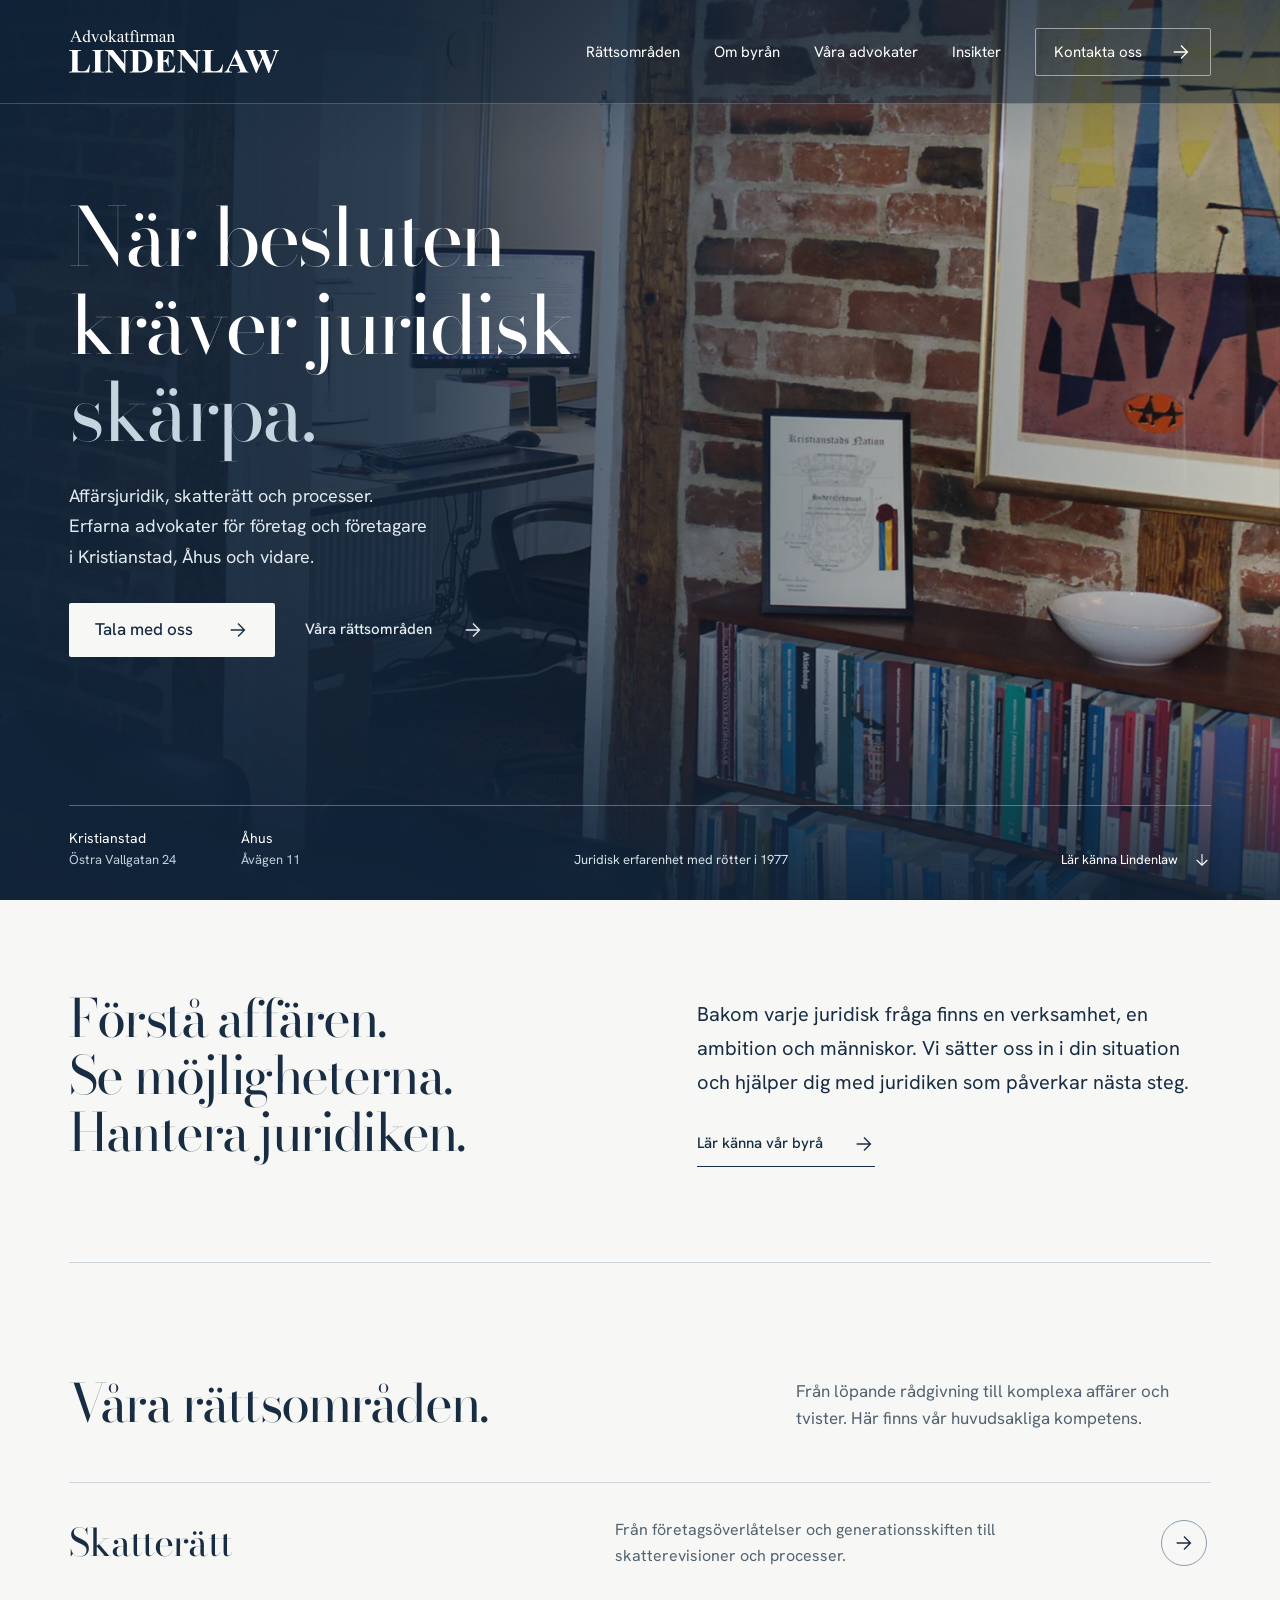
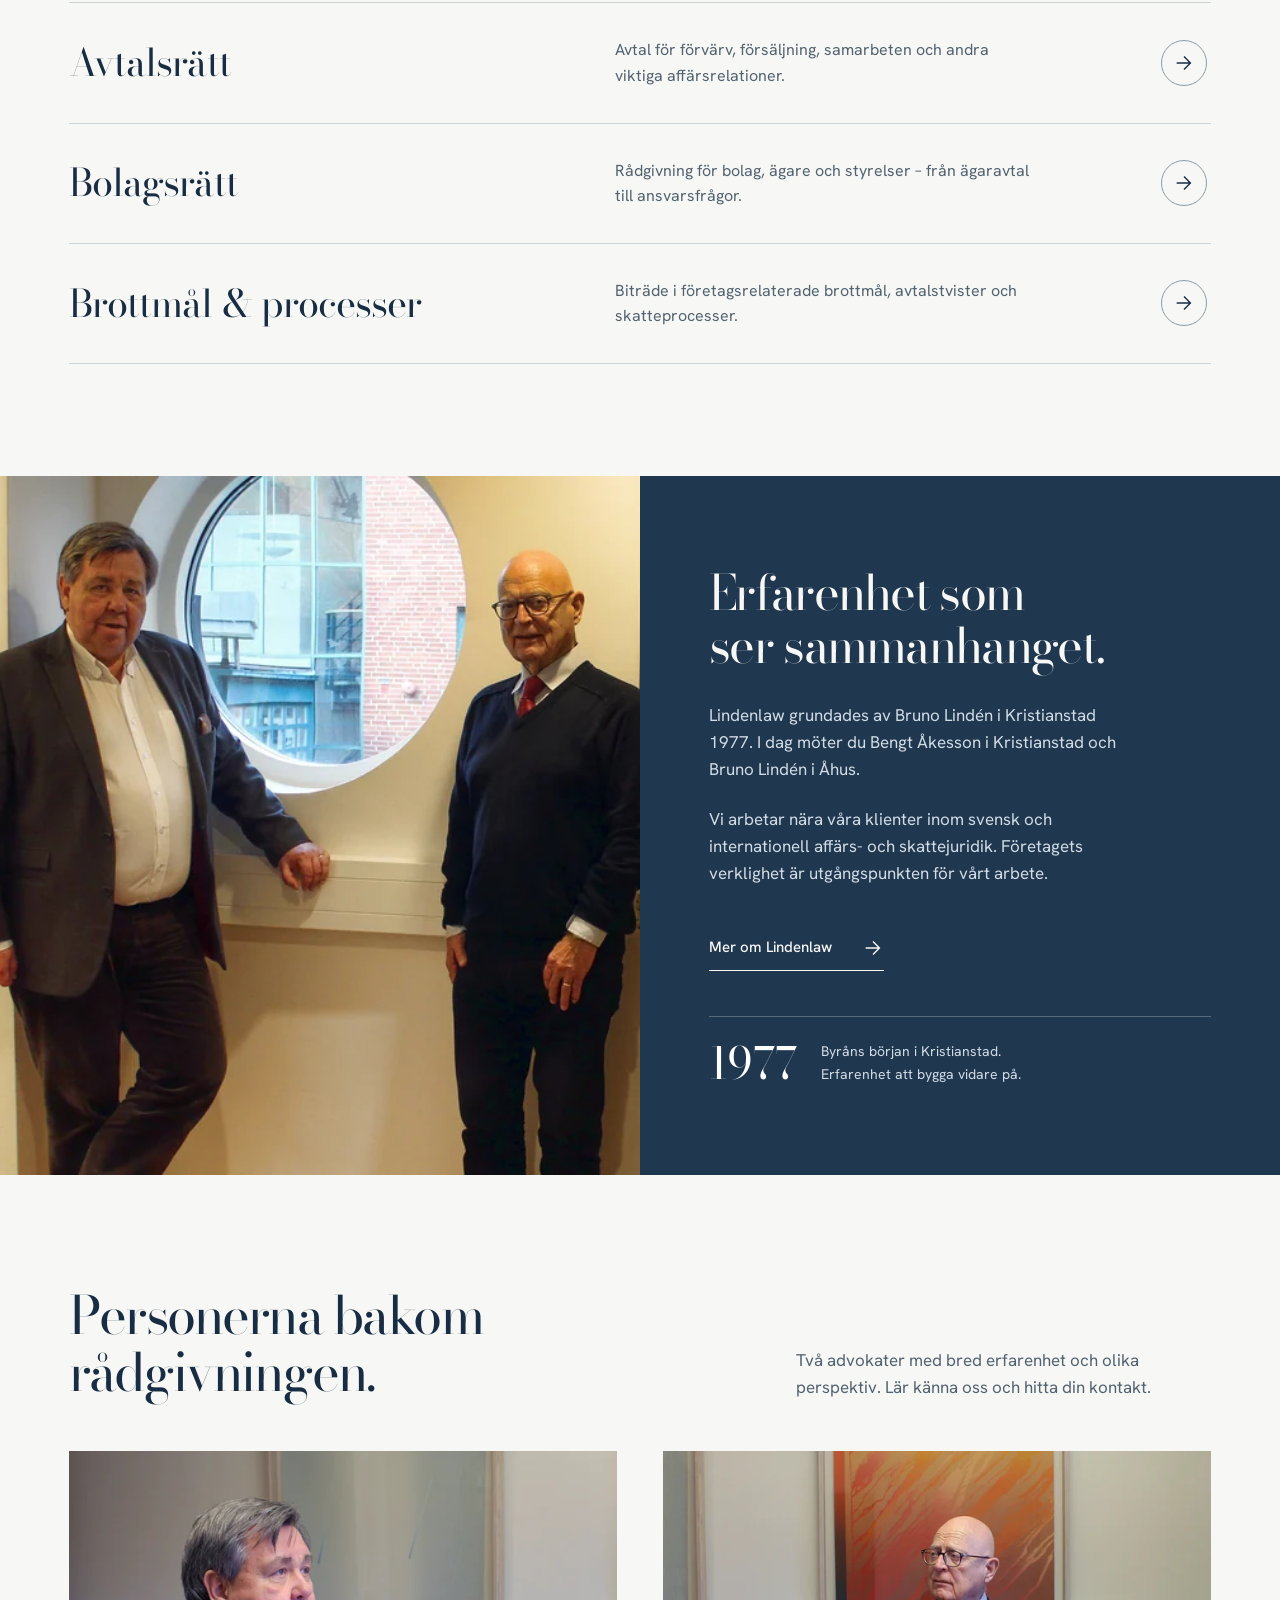
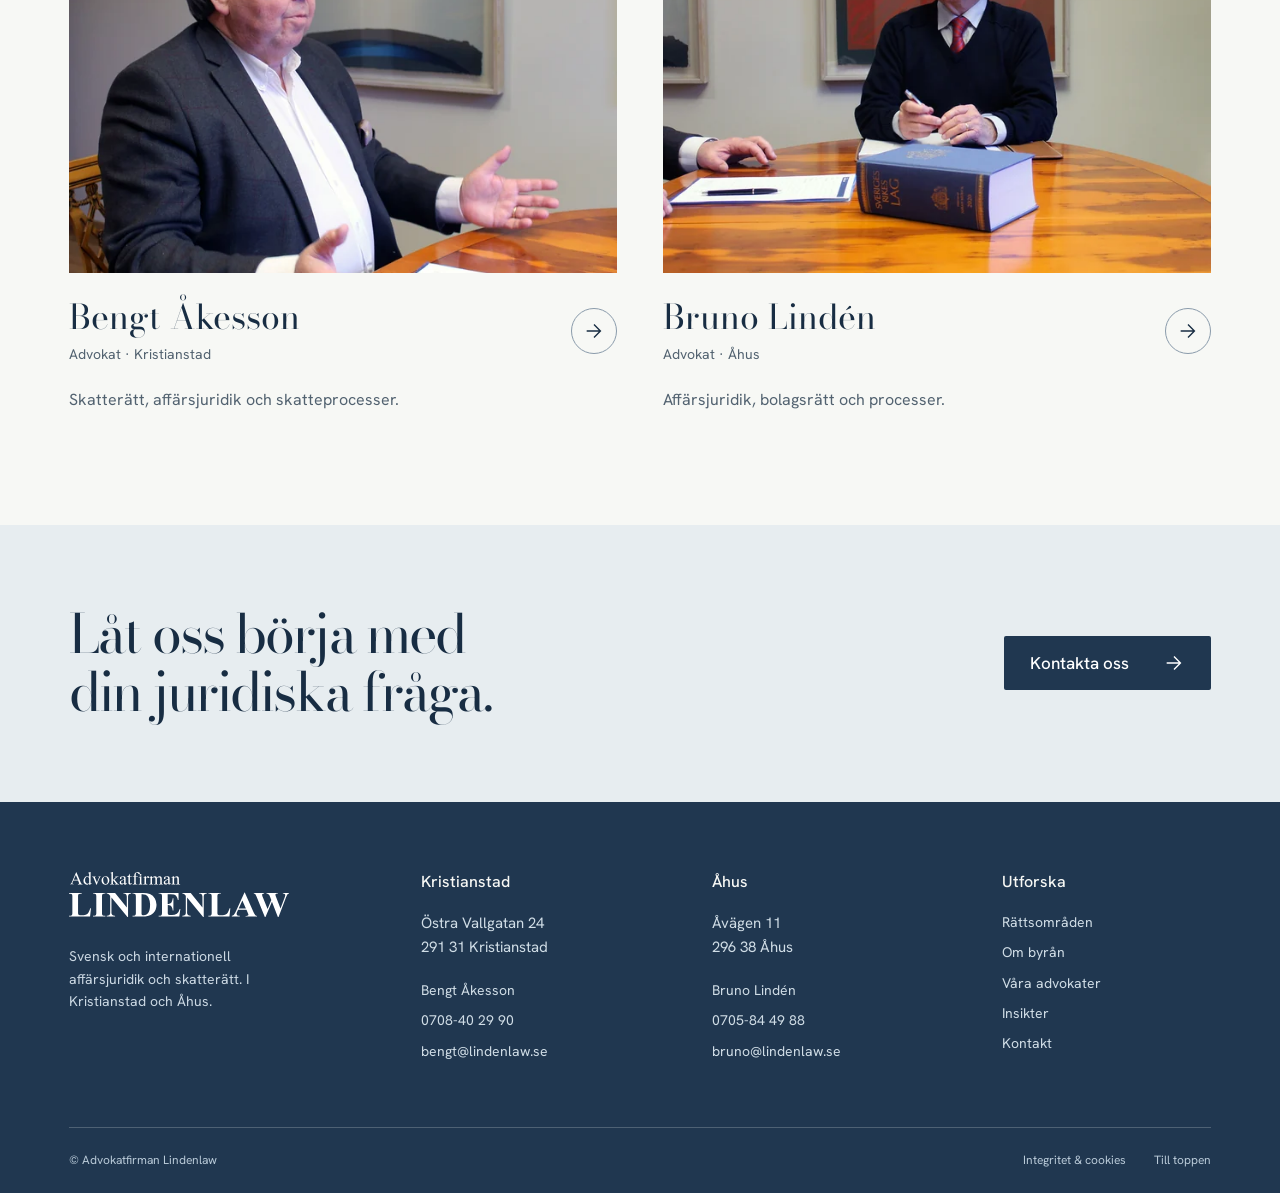
<file: index.html>
<!doctype html><html lang="sv"><head><meta charset="utf-8"><meta name="viewport" content="width=device-width, initial-scale=1"><title>Advokater i Kristianstad &amp; Åhus | Lindenlaw</title><meta name="description" content="Lindenlaw hjälper företag och företagare med affärsjuridik, skatterätt, bolagsrätt och processer. Kontakta Bengt Åkesson eller Bruno Lindén."><meta name="theme-color" content="#203750"><meta property="og:type" content="website"><meta property="og:locale" content="sv_SE"><meta property="og:title" content="Advokater i Kristianstad &amp; Åhus | Lindenlaw"><meta property="og:description" content="Lindenlaw hjälper företag och företagare med affärsjuridik, skatterätt, bolagsrätt och processer. Kontakta Bengt Åkesson eller Bruno Lindén."><meta property="og:image" content="https://lindenlaw.se/wp-content/uploads/2022/04/bolagsratt2_fixad_komp.jpg"><link rel="icon" href="assets/favicon.png"><link rel="preload" href="assets/bodoni-moda.woff2" as="font" type="font/woff2" crossorigin><link rel="preload" href="assets/hanken-grotesk.woff2" as="font" type="font/woff2" crossorigin><link rel="stylesheet" href="styles.css"><script src="script.js" defer></script><script type="application/ld+json">{"@context": "https://schema.org", "@type": "LegalService", "name": "Advokatfirman Lindenlaw", "description": "Svensk och internationell affärsjuridik och skatterätt. Kontor i Kristianstad och Åhus.", "url": "https://lindenlaw.se/", "areaServed": "Sverige", "address": [{"@type": "PostalAddress", "streetAddress": "Östra Vallgatan 24", "postalCode": "291 31", "addressLocality": "Kristianstad", "addressCountry": "SE"}, {"@type": "PostalAddress", "streetAddress": "Åvägen 11", "postalCode": "296 38", "addressLocality": "Åhus", "addressCountry": "SE"}], "employee": [{"@type": "Person", "name": "Bengt Åkesson", "jobTitle": "Advokat", "email": "bengt@lindenlaw.se", "telephone": "+46708402990"}, {"@type": "Person", "name": "Bruno Lindén", "jobTitle": "Advokat", "email": "bruno@lindenlaw.se", "telephone": "+46705844988"}]}</script><noscript><style>@media(max-width:800px){.site-header,.home .site-header{height:auto;position:relative;background:#203750;color:white}.site-header .wrap{display:block;padding-block:20px}.mobile-menu-button{display:none}.main-nav{position:static;visibility:visible;opacity:1;transform:none;padding:20px 0 0;display:flex;flex-direction:row;flex-wrap:wrap;gap:10px 20px}.main-nav>a,.main-nav .nav-contact{font:16px 'Hanken Grotesk',sans-serif;padding:8px 0;margin:0;border:0}.logo-light{display:block}.logo-dark{display:none}}</style></noscript></head><body id="top" class="home"><a class="skip-link" href="#main">Till innehållet</a><header class="site-header"><div class="wrap"><a class="brand" href="index.html" aria-label="Lindenlaw – startsida"><img class="logo-dark" src="assets/lindenlaw-logo.svg" width="210" height="44" alt="Advokatfirman Lindenlaw"><img class="logo-light" src="assets/lindenlaw-logo-white.svg" width="210" height="44" alt="Advokatfirman Lindenlaw"></a><button class="mobile-menu-button" aria-expanded="false" aria-controls="main-nav"><span>Meny</span><i aria-hidden="true"></i></button><nav class="main-nav" id="main-nav" aria-label="Huvudmeny"><a href="tjanster.html" >Rättsområden</a><a href="om-oss.html" >Om byrån</a><a href="om-oss.html#advokater" >Våra advokater</a><a href="insikter.html" >Insikter</a><a class="nav-contact" href="kontakt.html" >Kontakta oss<svg viewBox="0 0 24 24" aria-hidden="true"><path d="M4 12h15M12 5l7 7-7 7"/></svg></a></nav></div></header><main id="main"><section class="hero" aria-labelledby="hero-title"><img class="hero-photo" src="assets/office-brick-interior.webp" srcset="assets/office-brick-interior-640.webp 640w, assets/office-brick-interior-1200.webp 1200w, assets/office-brick-interior.webp 1920w" sizes="100vw" width="1920" height="1081" alt="Konst, bokhyllor och tegel i Lindenlaws kontorsmiljö" loading="eager" decoding="async" fetchpriority=high><div class="wrap hero-inner"><h1 id="hero-title">När besluten<br>kräver juridisk<br><span>skärpa.</span></h1><p class="hero-intro">Affärsjuridik, skatterätt och processer.<br>Erfarna advokater för företag och företagare<br>i Kristianstad, Åhus och vidare.</p><div class="actions"><a class="button button-light" href="kontakt.html">Tala med oss<svg viewBox="0 0 24 24" aria-hidden="true"><path d="M4 12h15M12 5l7 7-7 7"/></svg></a><a class="text-link" href="tjanster.html">Våra rättsområden<svg viewBox="0 0 24 24" aria-hidden="true"><path d="M4 12h15M12 5l7 7-7 7"/></svg></a></div></div><div class="hero-bottom"><div class="hero-locations"><a href="kontakt.html#kristianstad">Kristianstad<span>Östra Vallgatan 24</span></a><a href="kontakt.html#ahus">Åhus<span>Åvägen 11</span></a></div><span class="hero-origin">Juridisk erfarenhet med rötter i 1977</span><a class="scroll-link" href="#introduktion">Lär känna Lindenlaw<svg viewBox="0 0 24 24" aria-hidden="true"><path d="M4 12h15M12 5l7 7-7 7"/></svg></a></div></section>
<div class="wrap"><section class="home-lead" id="introduktion"><h2>Förstå affären.<br>Se möjligheterna.<br>Hantera juridiken.</h2><div class="lead-copy"><p>Bakom varje juridisk fråga finns en verksamhet, en ambition och människor. Vi sätter oss in i din situation och hjälper dig med juridiken som påverkar nästa steg.</p><a class="text-link" href="om-oss.html">Lär känna vår byrå<svg viewBox="0 0 24 24" aria-hidden="true"><path d="M4 12h15M12 5l7 7-7 7"/></svg></a></div></section></div>
<section class="section wrap" id="rattsomraden"><div class="section-head"><h2>Våra rättsområden.</h2><p>Från löpande rådgivning till komplexa affärer och tvister. Här finns vår huvudsakliga kompetens.</p></div><div class="practice-list"><a class="practice-row" href="skatteratt.html"><h3>Skatterätt</h3><p>Från företagsöverlåtelser och generationsskiften till skatterevisioner och processer.</p><span class="round-arrow"><svg viewBox="0 0 24 24" aria-hidden="true"><path d="M4 12h15M12 5l7 7-7 7"/></svg></span></a><a class="practice-row" href="avtalsratt.html"><h3>Avtalsrätt</h3><p>Avtal för förvärv, försäljning, samarbeten och andra viktiga affärsrelationer.</p><span class="round-arrow"><svg viewBox="0 0 24 24" aria-hidden="true"><path d="M4 12h15M12 5l7 7-7 7"/></svg></span></a><a class="practice-row" href="bolagsratt.html"><h3>Bolagsrätt</h3><p>Rådgivning för bolag, ägare och styrelser – från ägaravtal till ansvarsfrågor.</p><span class="round-arrow"><svg viewBox="0 0 24 24" aria-hidden="true"><path d="M4 12h15M12 5l7 7-7 7"/></svg></span></a><a class="practice-row" href="brottmal-processer.html"><h3>Brottmål & processer</h3><p>Biträde i företagsrelaterade brottmål, avtalstvister och skatteprocesser.</p><span class="round-arrow"><svg viewBox="0 0 24 24" aria-hidden="true"><path d="M4 12h15M12 5l7 7-7 7"/></svg></span></a></div></section>
<section class="belief-section"><img class="belief-image" src="assets/team-window.webp" srcset="assets/team-window-640.webp 640w, assets/team-window-960.webp 960w, assets/team-window.webp 1526w" sizes="(max-width: 580px) 100vw, 50vw" width="1526" height="1313" alt="Bengt Åkesson och Bruno Lindén på Lindenlaw" loading="lazy" decoding="async" ><div class="belief-copy"><h2>Erfarenhet som<br>ser sammanhanget.</h2><p>Lindenlaw grundades av Bruno Lindén i Kristianstad 1977. I dag möter du Bengt Åkesson i Kristianstad och Bruno Lindén i Åhus.</p><p>Vi arbetar nära våra klienter inom svensk och internationell affärs- och skattejuridik. Företagets verklighet är utgångspunkten för vårt arbete.</p><a class="text-link" href="om-oss.html">Mer om Lindenlaw<svg viewBox="0 0 24 24" aria-hidden="true"><path d="M4 12h15M12 5l7 7-7 7"/></svg></a><div class="belief-note"><strong>1977</strong><span>Byråns början i Kristianstad.<br>Erfarenhet att bygga vidare på.</span></div></div></section>
<section class="section wrap"><div class="section-head"><h2>Personerna bakom<br>rådgivningen.</h2><p>Två advokater med bred erfarenhet och olika perspektiv. Lär känna oss och hitta din kontakt.</p></div><div class="people-grid"><article><a class="person-link" href="bengt-akesson.html"><div class="person-photo"><img class="" src="assets/bengt-akesson.webp" srcset="assets/bengt-akesson-640.webp 640w, assets/bengt-akesson.webp 1200w" sizes="(max-width: 580px) 100vw, 50vw" width="1200" height="968" alt="Bengt Åkesson, advokat på Lindenlaw" loading="lazy" decoding="async" ></div><div class="person-heading"><div><h3>Bengt Åkesson</h3><p>Advokat · Kristianstad</p></div><span class="round-arrow"><svg viewBox="0 0 24 24" aria-hidden="true"><path d="M4 12h15M12 5l7 7-7 7"/></svg></span></div></a><p class="person-focus">Skatterätt, affärsjuridik och skatteprocesser.</p></article><article><a class="person-link" href="bruno-linden.html"><div class="person-photo"><img class="" src="assets/bruno-linden.webp" srcset="assets/bruno-linden-640.webp 640w, assets/bruno-linden.webp 1200w" sizes="(max-width: 580px) 100vw, 50vw" width="1200" height="936" alt="Bruno Lindén, advokat på Lindenlaw" loading="lazy" decoding="async" ></div><div class="person-heading"><div><h3>Bruno Lindén</h3><p>Advokat · Åhus</p></div><span class="round-arrow"><svg viewBox="0 0 24 24" aria-hidden="true"><path d="M4 12h15M12 5l7 7-7 7"/></svg></span></div></a><p class="person-focus">Affärsjuridik, bolagsrätt och processer.</p></article></div></section><section class="contact-band"><div class="wrap"><h2>Låt oss börja med<br>din juridiska fråga.</h2><a class="button" href="kontakt.html">Kontakta oss<svg viewBox="0 0 24 24" aria-hidden="true"><path d="M4 12h15M12 5l7 7-7 7"/></svg></a></div></section></main><footer class="site-footer"><div class="wrap"><div class="footer-main"><div class="footer-brand"><a href="index.html"><img src="assets/lindenlaw-logo-white.svg" alt="Advokatfirman Lindenlaw" width="220" height="46" loading="lazy"></a><p>Svensk och internationell affärsjuridik och skatterätt. I Kristianstad och Åhus.</p></div><div><h3>Kristianstad</h3><address>Östra Vallgatan 24<br>291 31 Kristianstad</address><div class="footer-links"><a href="bengt-akesson.html">Bengt Åkesson</a><a href="tel:+46708402990">0708-40 29 90</a><a href="mailto:bengt@lindenlaw.se?subject=F%C3%B6rfr%C3%A5gan%20till%20Lindenlaw&body=Hej%20Bengt%2C%0A%0AJag%20vill%20komma%20i%20kontakt%20med%20er%20ang%C3%A5ende%3A%0A%0AKort%20beskrivning%3A%0A%0AMitt%20namn%3A%0AF%C3%B6retag%20%28om%20aktuellt%29%3A%0ATelefonnummer%3A%0A%0AV%C3%A4nliga%20h%C3%A4lsningar">bengt@lindenlaw.se</a></div></div><div><h3>Åhus</h3><address>Åvägen 11<br>296 38 Åhus</address><div class="footer-links"><a href="bruno-linden.html">Bruno Lindén</a><a href="tel:+46705844988">0705-84 49 88</a><a href="mailto:bruno@lindenlaw.se?subject=F%C3%B6rfr%C3%A5gan%20till%20Lindenlaw&body=Hej%20Bruno%2C%0A%0AJag%20vill%20komma%20i%20kontakt%20med%20er%20ang%C3%A5ende%3A%0A%0AKort%20beskrivning%3A%0A%0AMitt%20namn%3A%0AF%C3%B6retag%20%28om%20aktuellt%29%3A%0ATelefonnummer%3A%0A%0AV%C3%A4nliga%20h%C3%A4lsningar">bruno@lindenlaw.se</a></div></div><div><h3>Utforska</h3><nav class="footer-links" aria-label="Sidfotsmeny"><a href="tjanster.html">Rättsområden</a><a href="om-oss.html">Om byrån</a><a href="om-oss.html#advokater">Våra advokater</a><a href="insikter.html">Insikter</a><a href="kontakt.html">Kontakt</a></nav></div></div><div class="footer-bottom"><span>© Advokatfirman Lindenlaw</span><div><a href="integritet.html">Integritet & cookies</a><a href="#top">Till toppen</a></div></div></div></footer></body></html>
</file>
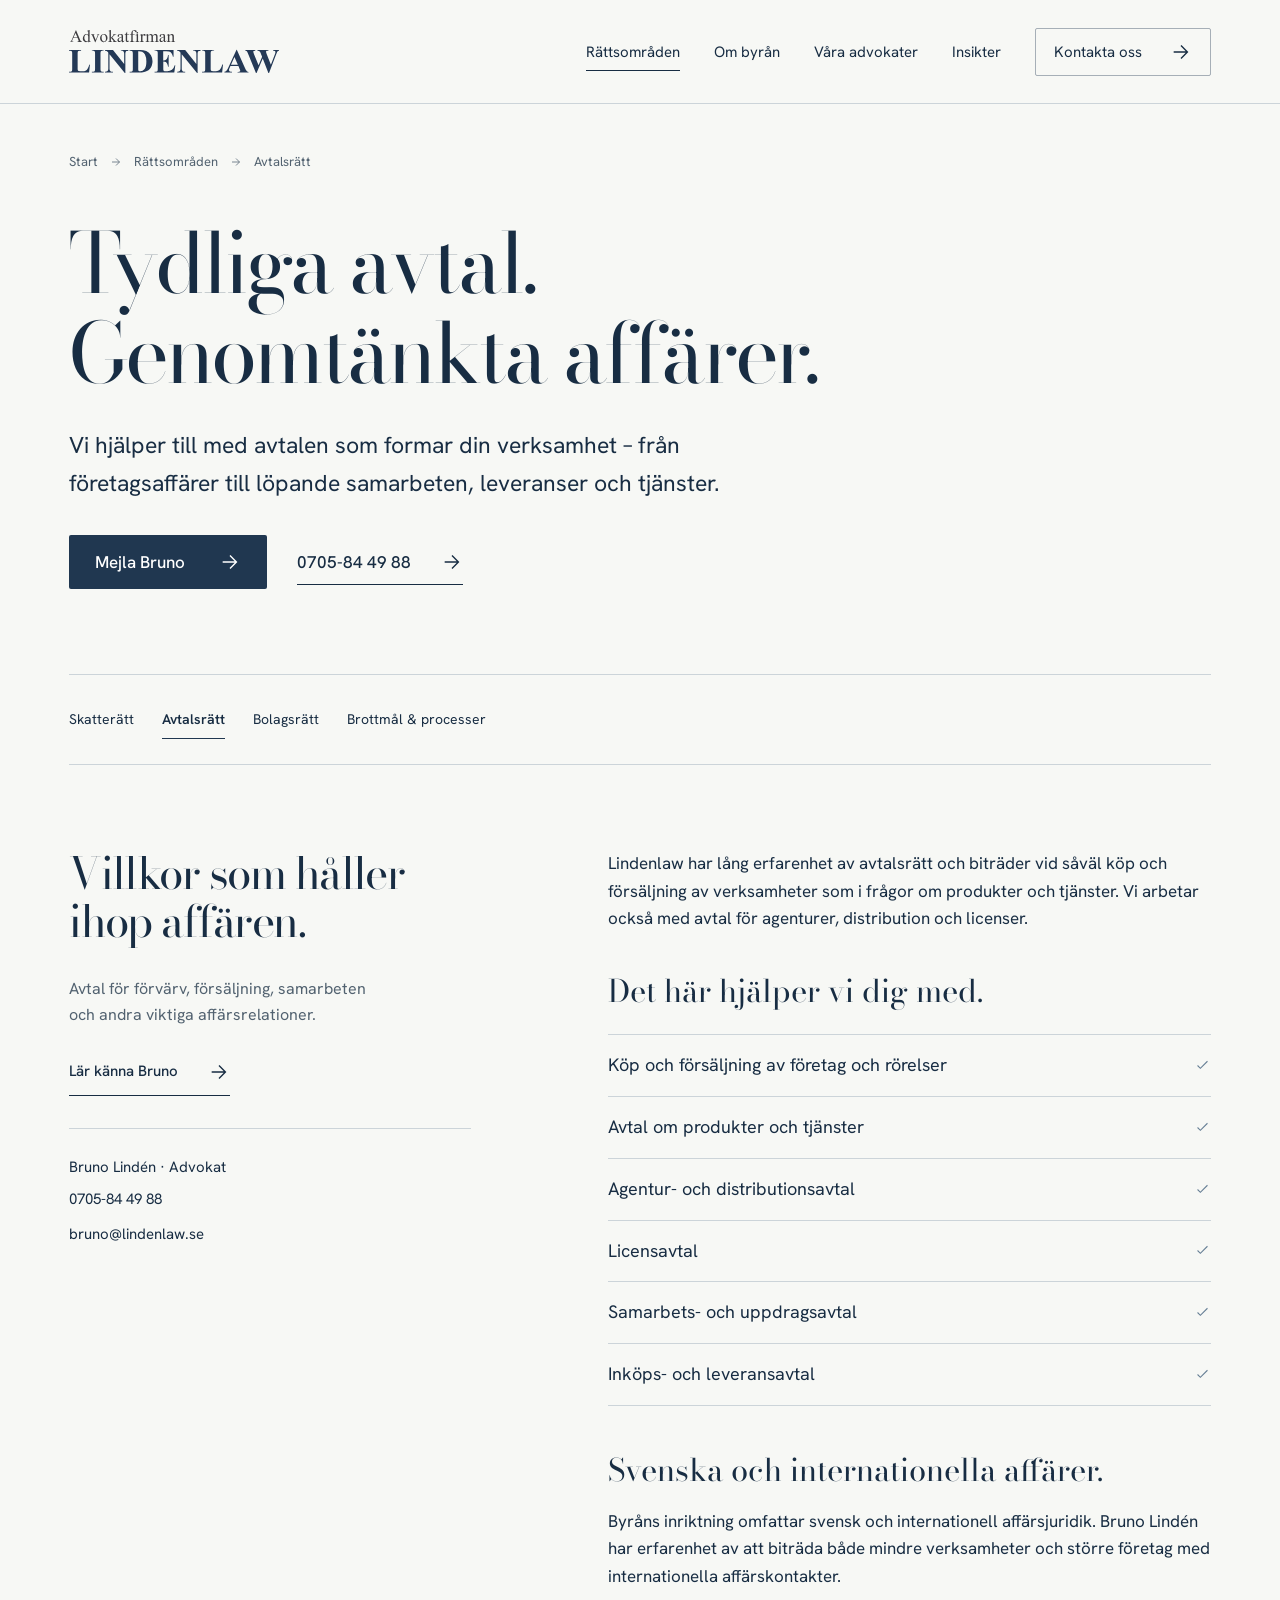
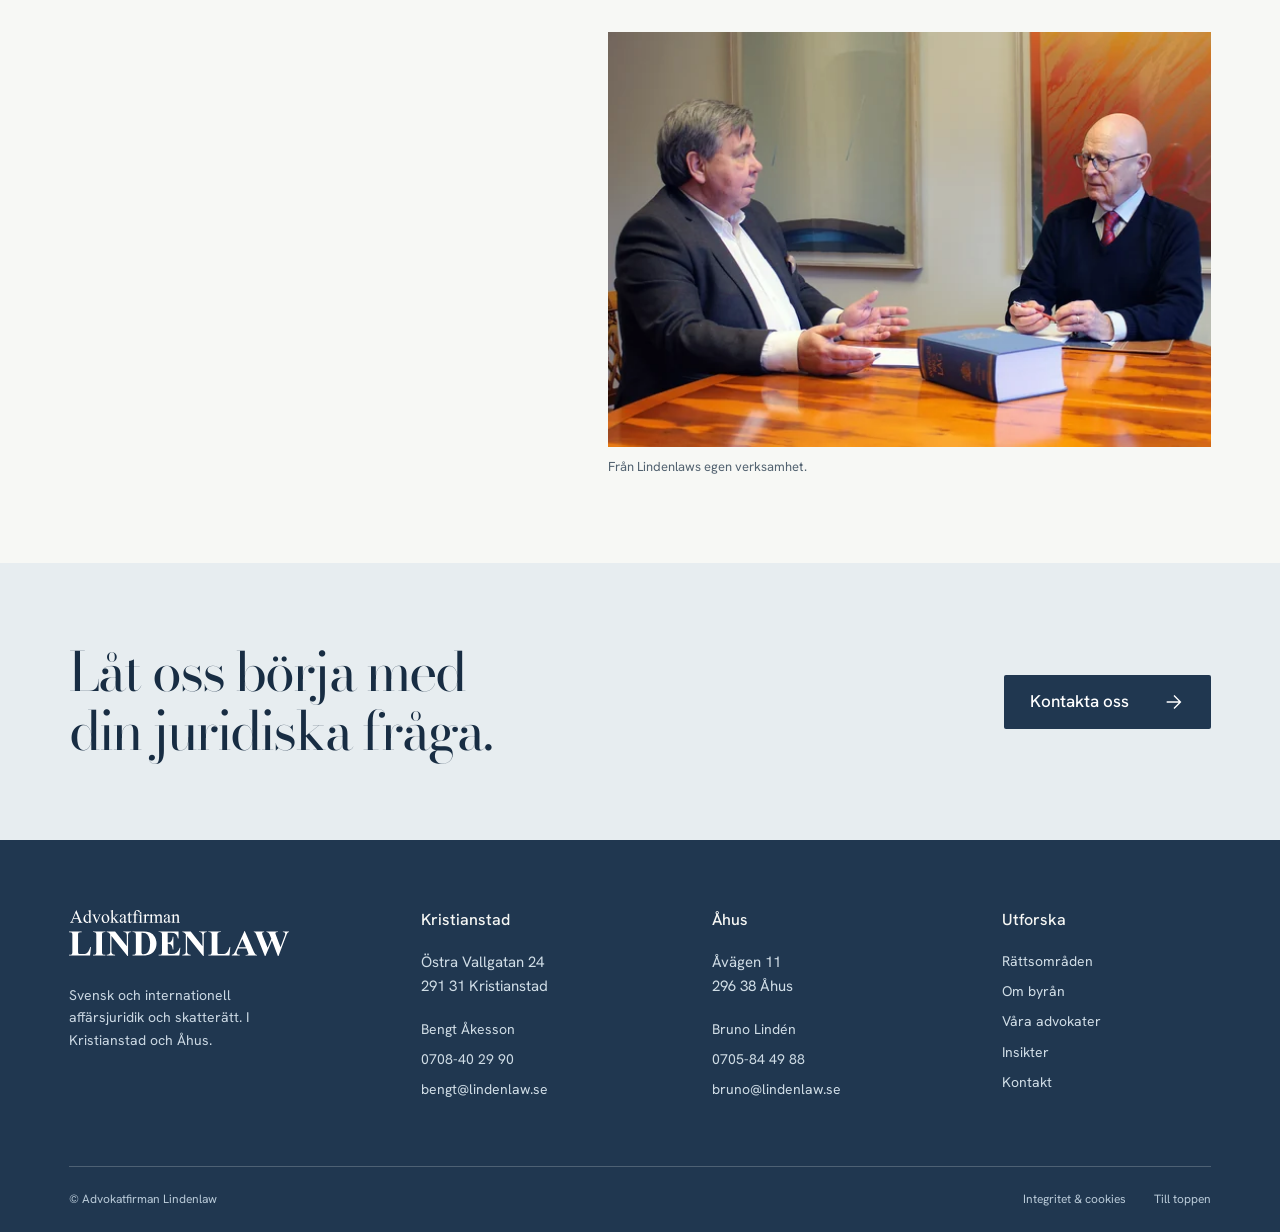
<file: avtalsratt.html>
<!doctype html><html lang="sv"><head><meta charset="utf-8"><meta name="viewport" content="width=device-width, initial-scale=1"><title>Avtalsrätt i Kristianstad &amp; Åhus | Lindenlaw</title><meta name="description" content="Vi hjälper till med avtalen som formar din verksamhet – från företagsaffärer till löpande samarbeten, leveranser och tjänster."><meta name="theme-color" content="#203750"><meta property="og:type" content="website"><meta property="og:locale" content="sv_SE"><meta property="og:title" content="Avtalsrätt i Kristianstad &amp; Åhus | Lindenlaw"><meta property="og:description" content="Vi hjälper till med avtalen som formar din verksamhet – från företagsaffärer till löpande samarbeten, leveranser och tjänster."><meta property="og:image" content="https://lindenlaw.se/wp-content/uploads/2022/04/bolagsratt2_fixad_komp.jpg"><link rel="icon" href="assets/favicon.png"><link rel="preload" href="assets/bodoni-moda.woff2" as="font" type="font/woff2" crossorigin><link rel="preload" href="assets/hanken-grotesk.woff2" as="font" type="font/woff2" crossorigin><link rel="stylesheet" href="styles.css"><script src="script.js" defer></script><script type="application/ld+json">{"@context": "https://schema.org", "@type": "LegalService", "name": "Advokatfirman Lindenlaw", "description": "Svensk och internationell affärsjuridik och skatterätt. Kontor i Kristianstad och Åhus.", "url": "https://lindenlaw.se/", "areaServed": "Sverige", "address": [{"@type": "PostalAddress", "streetAddress": "Östra Vallgatan 24", "postalCode": "291 31", "addressLocality": "Kristianstad", "addressCountry": "SE"}, {"@type": "PostalAddress", "streetAddress": "Åvägen 11", "postalCode": "296 38", "addressLocality": "Åhus", "addressCountry": "SE"}], "employee": [{"@type": "Person", "name": "Bengt Åkesson", "jobTitle": "Advokat", "email": "bengt@lindenlaw.se", "telephone": "+46708402990"}, {"@type": "Person", "name": "Bruno Lindén", "jobTitle": "Advokat", "email": "bruno@lindenlaw.se", "telephone": "+46705844988"}]}</script><noscript><style>@media(max-width:800px){.site-header,.home .site-header{height:auto;position:relative;background:#203750;color:white}.site-header .wrap{display:block;padding-block:20px}.mobile-menu-button{display:none}.main-nav{position:static;visibility:visible;opacity:1;transform:none;padding:20px 0 0;display:flex;flex-direction:row;flex-wrap:wrap;gap:10px 20px}.main-nav>a,.main-nav .nav-contact{font:16px 'Hanken Grotesk',sans-serif;padding:8px 0;margin:0;border:0}.logo-light{display:block}.logo-dark{display:none}}</style></noscript></head><body id="top" class="inner-page"><a class="skip-link" href="#main">Till innehållet</a><header class="site-header"><div class="wrap"><a class="brand" href="index.html" aria-label="Lindenlaw – startsida"><img class="logo-dark" src="assets/lindenlaw-logo.svg" width="210" height="44" alt="Advokatfirman Lindenlaw"><img class="logo-light" src="assets/lindenlaw-logo-white.svg" width="210" height="44" alt="Advokatfirman Lindenlaw"></a><button class="mobile-menu-button" aria-expanded="false" aria-controls="main-nav"><span>Meny</span><i aria-hidden="true"></i></button><nav class="main-nav" id="main-nav" aria-label="Huvudmeny"><a href="tjanster.html" aria-current=page>Rättsområden</a><a href="om-oss.html" >Om byrån</a><a href="om-oss.html#advokater" >Våra advokater</a><a href="insikter.html" >Insikter</a><a class="nav-contact" href="kontakt.html" >Kontakta oss<svg viewBox="0 0 24 24" aria-hidden="true"><path d="M4 12h15M12 5l7 7-7 7"/></svg></a></nav></div></header><main id="main"><section class="page-intro wrap"><nav class="breadcrumb" aria-label="Brödsmulor"><a href="index.html">Start</a><svg viewBox="0 0 24 24" aria-hidden="true"><path d="M4 12h15M12 5l7 7-7 7"/></svg><a href="tjanster.html">Rättsområden</a><svg viewBox="0 0 24 24" aria-hidden="true"><path d="M4 12h15M12 5l7 7-7 7"/></svg><span aria-current="page">Avtalsrätt</span></nav><h1>Tydliga avtal. Genomtänkta affärer.</h1><p class="intro-text">Vi hjälper till med avtalen som formar din verksamhet – från företagsaffärer till löpande samarbeten, leveranser och tjänster.</p><div class="actions"><a class="button" href="mailto:bruno@lindenlaw.se?subject=F%C3%B6rfr%C3%A5gan%20om%20avtalsr%C3%A4tt&body=Hej%20Bruno%2C%0A%0AJag%20vill%20komma%20i%20kontakt%20med%20er%20ang%C3%A5ende%3A%0A%0AKort%20beskrivning%3A%0A%0AMitt%20namn%3A%0AF%C3%B6retag%20%28om%20aktuellt%29%3A%0ATelefonnummer%3A%0A%0AV%C3%A4nliga%20h%C3%A4lsningar">Mejla Bruno<svg viewBox="0 0 24 24" aria-hidden="true"><path d="M4 12h15M12 5l7 7-7 7"/></svg></a><a class="text-link" href="tel:+46705844988">0705-84 49 88<svg viewBox="0 0 24 24" aria-hidden="true"><path d="M4 12h15M12 5l7 7-7 7"/></svg></a></div></section><div class="wrap"><nav class="service-subnav" aria-label="Rättsområden"><a href="skatteratt.html" >Skatterätt</a><a href="avtalsratt.html" aria-current=page>Avtalsrätt</a><a href="bolagsratt.html" >Bolagsrätt</a><a href="brottmal-processer.html" >Brottmål & processer</a></nav></div><section class="service-body wrap content-grid"><aside class="service-aside"><h2>Villkor som håller ihop affären.</h2><p>Avtal för förvärv, försäljning, samarbeten och andra viktiga affärsrelationer.</p><a class="text-link" href="bruno-linden.html">Lär känna Bruno<svg viewBox="0 0 24 24" aria-hidden="true"><path d="M4 12h15M12 5l7 7-7 7"/></svg></a><div class="related-contact"><p>Bruno Lindén · Advokat</p><a href="tel:+46705844988">0705-84 49 88</a><a href="mailto:bruno@lindenlaw.se?subject=F%C3%B6rfr%C3%A5gan%20till%20Lindenlaw&body=Hej%20Bruno%2C%0A%0AJag%20vill%20komma%20i%20kontakt%20med%20er%20ang%C3%A5ende%3A%0A%0AKort%20beskrivning%3A%0A%0AMitt%20namn%3A%0AF%C3%B6retag%20%28om%20aktuellt%29%3A%0ATelefonnummer%3A%0A%0AV%C3%A4nliga%20h%C3%A4lsningar">bruno@lindenlaw.se</a></div></aside><div><p>Lindenlaw har lång erfarenhet av avtalsrätt och biträder vid såväl köp och försäljning av verksamheter som i frågor om produkter och tjänster. Vi arbetar också med avtal för agenturer, distribution och licenser.</p><h3>Det här hjälper vi dig med.</h3><ul class="service-items"><li>Köp och försäljning av företag och rörelser<svg viewBox="0 0 24 24" aria-hidden="true"><path d="m5 12 4 4L19 6"/></svg></li><li>Avtal om produkter och tjänster<svg viewBox="0 0 24 24" aria-hidden="true"><path d="m5 12 4 4L19 6"/></svg></li><li>Agentur- och distributionsavtal<svg viewBox="0 0 24 24" aria-hidden="true"><path d="m5 12 4 4L19 6"/></svg></li><li>Licensavtal<svg viewBox="0 0 24 24" aria-hidden="true"><path d="m5 12 4 4L19 6"/></svg></li><li>Samarbets- och uppdragsavtal<svg viewBox="0 0 24 24" aria-hidden="true"><path d="m5 12 4 4L19 6"/></svg></li><li>Inköps- och leveransavtal<svg viewBox="0 0 24 24" aria-hidden="true"><path d="m5 12 4 4L19 6"/></svg></li></ul><h3>Svenska och internationella affärer.</h3><p>Byråns inriktning omfattar svensk och internationell affärsjuridik. Bruno Lindén har erfarenhet av att biträda både mindre verksamheter och större företag med internationella affärskontakter.</p><figure class="service-figure"><img class="" src="assets/team-meeting.webp" srcset="assets/team-meeting-640.webp 640w, assets/team-meeting-1200.webp 1200w, assets/team-meeting.webp 1921w" sizes="(max-width: 580px) 100vw, 50vw" width="1921" height="1230" alt="Bengt Åkesson och Bruno Lindén i samtal vid mötesbordet" loading="lazy" decoding="async" ><figcaption>Från Lindenlaws egen verksamhet.</figcaption></figure></div></section><section class="contact-band"><div class="wrap"><h2>Låt oss börja med<br>din juridiska fråga.</h2><a class="button" href="kontakt.html">Kontakta oss<svg viewBox="0 0 24 24" aria-hidden="true"><path d="M4 12h15M12 5l7 7-7 7"/></svg></a></div></section></main><footer class="site-footer"><div class="wrap"><div class="footer-main"><div class="footer-brand"><a href="index.html"><img src="assets/lindenlaw-logo-white.svg" alt="Advokatfirman Lindenlaw" width="220" height="46" loading="lazy"></a><p>Svensk och internationell affärsjuridik och skatterätt. I Kristianstad och Åhus.</p></div><div><h3>Kristianstad</h3><address>Östra Vallgatan 24<br>291 31 Kristianstad</address><div class="footer-links"><a href="bengt-akesson.html">Bengt Åkesson</a><a href="tel:+46708402990">0708-40 29 90</a><a href="mailto:bengt@lindenlaw.se?subject=F%C3%B6rfr%C3%A5gan%20till%20Lindenlaw&body=Hej%20Bengt%2C%0A%0AJag%20vill%20komma%20i%20kontakt%20med%20er%20ang%C3%A5ende%3A%0A%0AKort%20beskrivning%3A%0A%0AMitt%20namn%3A%0AF%C3%B6retag%20%28om%20aktuellt%29%3A%0ATelefonnummer%3A%0A%0AV%C3%A4nliga%20h%C3%A4lsningar">bengt@lindenlaw.se</a></div></div><div><h3>Åhus</h3><address>Åvägen 11<br>296 38 Åhus</address><div class="footer-links"><a href="bruno-linden.html">Bruno Lindén</a><a href="tel:+46705844988">0705-84 49 88</a><a href="mailto:bruno@lindenlaw.se?subject=F%C3%B6rfr%C3%A5gan%20till%20Lindenlaw&body=Hej%20Bruno%2C%0A%0AJag%20vill%20komma%20i%20kontakt%20med%20er%20ang%C3%A5ende%3A%0A%0AKort%20beskrivning%3A%0A%0AMitt%20namn%3A%0AF%C3%B6retag%20%28om%20aktuellt%29%3A%0ATelefonnummer%3A%0A%0AV%C3%A4nliga%20h%C3%A4lsningar">bruno@lindenlaw.se</a></div></div><div><h3>Utforska</h3><nav class="footer-links" aria-label="Sidfotsmeny"><a href="tjanster.html">Rättsområden</a><a href="om-oss.html">Om byrån</a><a href="om-oss.html#advokater">Våra advokater</a><a href="insikter.html">Insikter</a><a href="kontakt.html">Kontakt</a></nav></div></div><div class="footer-bottom"><span>© Advokatfirman Lindenlaw</span><div><a href="integritet.html">Integritet & cookies</a><a href="#top">Till toppen</a></div></div></div></footer></body></html>
</file>
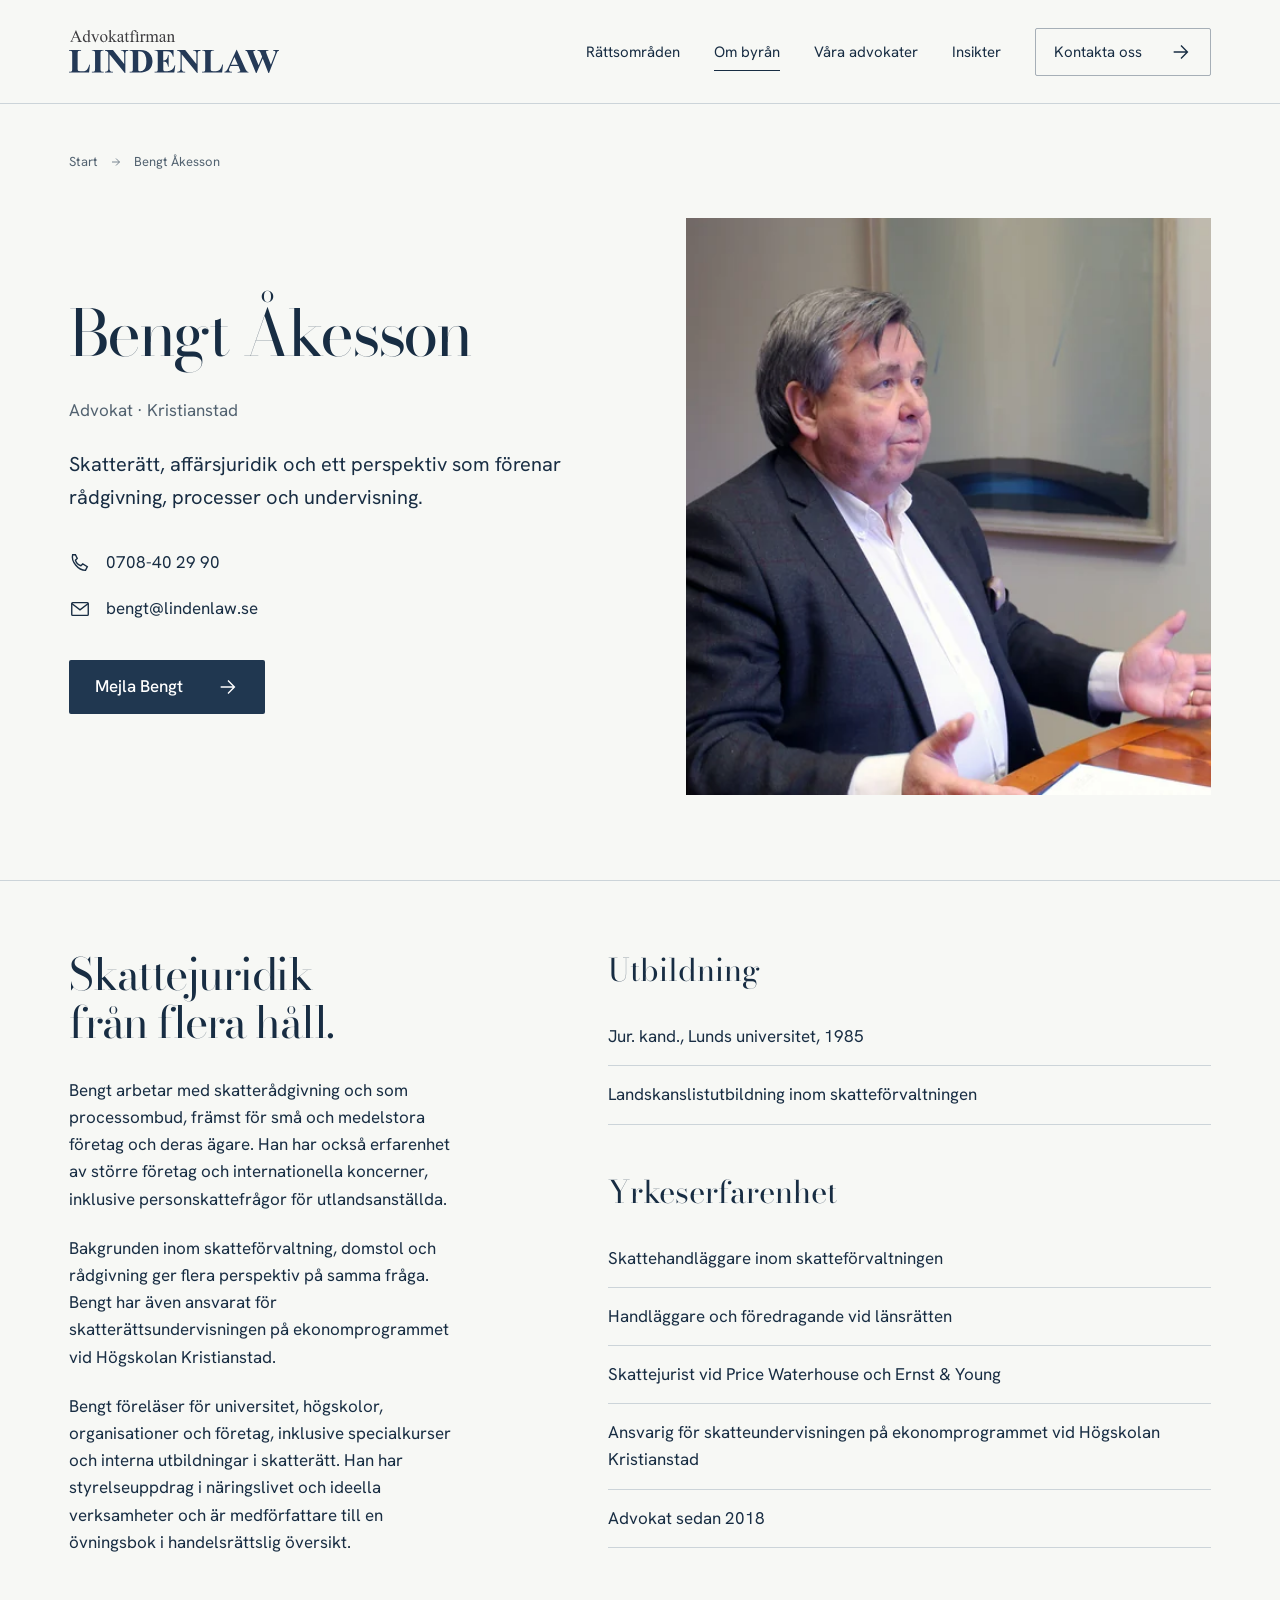
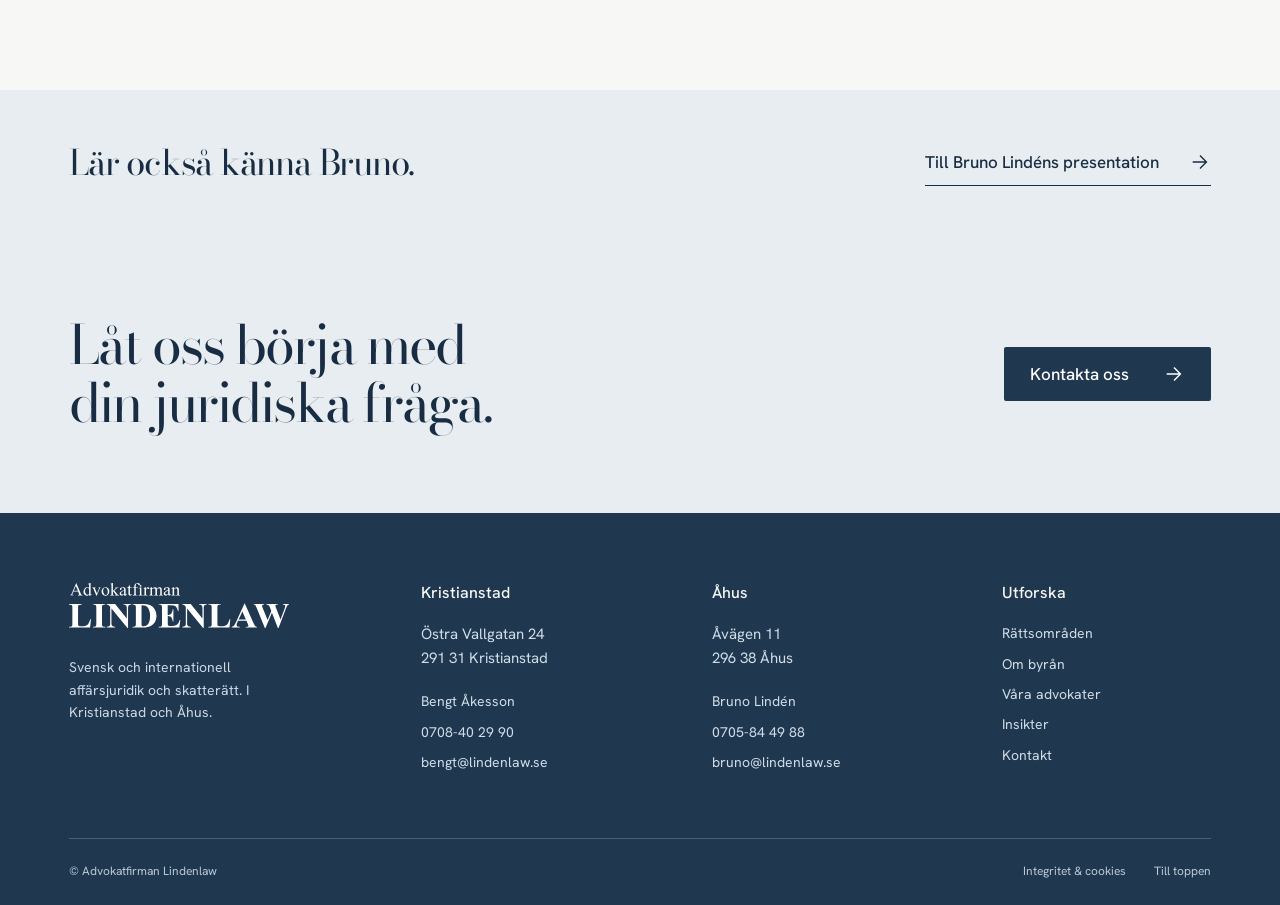
<file: bengt-akesson.html>
<!doctype html><html lang="sv"><head><meta charset="utf-8"><meta name="viewport" content="width=device-width, initial-scale=1"><title>Bengt Åkesson – advokat i Kristianstad | Lindenlaw</title><meta name="description" content="Skatterätt, affärsjuridik och ett perspektiv som förenar rådgivning, processer och undervisning. Kontakta Bengt Åkesson på Lindenlaw."><meta name="theme-color" content="#203750"><meta property="og:type" content="website"><meta property="og:locale" content="sv_SE"><meta property="og:title" content="Bengt Åkesson – advokat i Kristianstad | Lindenlaw"><meta property="og:description" content="Skatterätt, affärsjuridik och ett perspektiv som förenar rådgivning, processer och undervisning. Kontakta Bengt Åkesson på Lindenlaw."><meta property="og:image" content="https://lindenlaw.se/wp-content/uploads/2022/04/bolagsratt2_fixad_komp.jpg"><link rel="icon" href="assets/favicon.png"><link rel="preload" href="assets/bodoni-moda.woff2" as="font" type="font/woff2" crossorigin><link rel="preload" href="assets/hanken-grotesk.woff2" as="font" type="font/woff2" crossorigin><link rel="stylesheet" href="styles.css"><script src="script.js" defer></script><script type="application/ld+json">{"@context": "https://schema.org", "@type": "Person", "name": "Bengt Åkesson", "jobTitle": "Advokat", "worksFor": {"@type": "Organization", "name": "Advokatfirman Lindenlaw"}, "email": "bengt@lindenlaw.se", "telephone": "+46708402990"}</script><noscript><style>@media(max-width:800px){.site-header,.home .site-header{height:auto;position:relative;background:#203750;color:white}.site-header .wrap{display:block;padding-block:20px}.mobile-menu-button{display:none}.main-nav{position:static;visibility:visible;opacity:1;transform:none;padding:20px 0 0;display:flex;flex-direction:row;flex-wrap:wrap;gap:10px 20px}.main-nav>a,.main-nav .nav-contact{font:16px 'Hanken Grotesk',sans-serif;padding:8px 0;margin:0;border:0}.logo-light{display:block}.logo-dark{display:none}}</style></noscript></head><body id="top" class="inner-page"><a class="skip-link" href="#main">Till innehållet</a><header class="site-header"><div class="wrap"><a class="brand" href="index.html" aria-label="Lindenlaw – startsida"><img class="logo-dark" src="assets/lindenlaw-logo.svg" width="210" height="44" alt="Advokatfirman Lindenlaw"><img class="logo-light" src="assets/lindenlaw-logo-white.svg" width="210" height="44" alt="Advokatfirman Lindenlaw"></a><button class="mobile-menu-button" aria-expanded="false" aria-controls="main-nav"><span>Meny</span><i aria-hidden="true"></i></button><nav class="main-nav" id="main-nav" aria-label="Huvudmeny"><a href="tjanster.html" >Rättsområden</a><a href="om-oss.html" aria-current=page>Om byrån</a><a href="om-oss.html#advokater" >Våra advokater</a><a href="insikter.html" >Insikter</a><a class="nav-contact" href="kontakt.html" >Kontakta oss<svg viewBox="0 0 24 24" aria-hidden="true"><path d="M4 12h15M12 5l7 7-7 7"/></svg></a></nav></div></header><main id="main"><section class="page-intro wrap"><nav class="breadcrumb" aria-label="Brödsmulor"><a href="index.html">Start</a><svg viewBox="0 0 24 24" aria-hidden="true"><path d="M4 12h15M12 5l7 7-7 7"/></svg><span aria-current="page">Bengt Åkesson</span></nav><div class="bio-intro"><div><h1>Bengt Åkesson</h1><p class="bio-role">Advokat · Kristianstad</p><p class="intro-text">Skatterätt, affärsjuridik och ett perspektiv som förenar rådgivning, processer och undervisning.</p><div class="bio-direct"><a href="tel:+46708402990"><svg viewBox="0 0 24 24" aria-hidden="true"><path d="M7 3H4c-2 7 6 17 14 17l2-4-5-3-2 2c-3-1-5-3-6-6l2-2-2-4Z"/></svg>0708-40 29 90</a><a href="mailto:bengt@lindenlaw.se?subject=F%C3%B6rfr%C3%A5gan%20till%20Lindenlaw&body=Hej%20Bengt%2C%0A%0AJag%20vill%20komma%20i%20kontakt%20med%20er%20ang%C3%A5ende%3A%0A%0AKort%20beskrivning%3A%0A%0AMitt%20namn%3A%0AF%C3%B6retag%20%28om%20aktuellt%29%3A%0ATelefonnummer%3A%0A%0AV%C3%A4nliga%20h%C3%A4lsningar"><svg viewBox="0 0 24 24" aria-hidden="true"><rect x="3" y="5" width="18" height="14" rx="1"/><path d="m3 6 9 7 9-7"/></svg>bengt@lindenlaw.se</a></div><div class="actions"><a class="button" href="mailto:bengt@lindenlaw.se?subject=F%C3%B6rfr%C3%A5gan%20till%20Lindenlaw&body=Hej%20Bengt%2C%0A%0AJag%20vill%20komma%20i%20kontakt%20med%20er%20ang%C3%A5ende%3A%0A%0AKort%20beskrivning%3A%0A%0AMitt%20namn%3A%0AF%C3%B6retag%20%28om%20aktuellt%29%3A%0ATelefonnummer%3A%0A%0AV%C3%A4nliga%20h%C3%A4lsningar">Mejla Bengt<svg viewBox="0 0 24 24" aria-hidden="true"><path d="M4 12h15M12 5l7 7-7 7"/></svg></a></div></div><img class="" src="assets/bengt-akesson.webp" srcset="assets/bengt-akesson-640.webp 640w, assets/bengt-akesson.webp 1200w" sizes="(max-width: 580px) 100vw, 50vw" width="1200" height="968" alt="Bengt Åkesson, advokat" loading="eager" decoding="async" fetchpriority=high></div></section><section class="section wrap content-grid bio-detail"><div><h2>Skattejuridik från flera håll.</h2><p>Bengt arbetar med skatterådgivning och som processombud, främst för små och medelstora företag och deras ägare. Han har också erfarenhet av större företag och internationella koncerner, inklusive personskattefrågor för utlandsanställda.</p><p>Bakgrunden inom skatteförvaltning, domstol och rådgivning ger flera perspektiv på samma fråga. Bengt har även ansvarat för skatterättsundervisningen på ekonomprogrammet vid Högskolan Kristianstad.</p><p>Bengt föreläser för universitet, högskolor, organisationer och företag, inklusive specialkurser och interna utbildningar i skatterätt. Han har styrelseuppdrag i näringslivet och ideella verksamheter och är medförfattare till en övningsbok i handelsrättslig översikt.</p></div><div><h3>Utbildning</h3><ul><li>Jur. kand., Lunds universitet, 1985</li><li>Landskanslistutbildning inom skatteförvaltningen</li></ul><h3>Yrkeserfarenhet</h3><ul><li>Skattehandläggare inom skatteförvaltningen</li><li>Handläggare och föredragande vid länsrätten</li><li>Skattejurist vid Price Waterhouse och Ernst & Young</li><li>Ansvarig för skatteundervisningen på ekonomprogrammet vid Högskolan Kristianstad</li><li>Advokat sedan 2018</li></ul></div></section><section class="next-profile"><div class="wrap"><h2>Lär också känna Bruno.</h2><a class="text-link" href="bruno-linden.html">Till Bruno Lindéns presentation<svg viewBox="0 0 24 24" aria-hidden="true"><path d="M4 12h15M12 5l7 7-7 7"/></svg></a></div></section><section class="contact-band"><div class="wrap"><h2>Låt oss börja med<br>din juridiska fråga.</h2><a class="button" href="kontakt.html">Kontakta oss<svg viewBox="0 0 24 24" aria-hidden="true"><path d="M4 12h15M12 5l7 7-7 7"/></svg></a></div></section></main><footer class="site-footer"><div class="wrap"><div class="footer-main"><div class="footer-brand"><a href="index.html"><img src="assets/lindenlaw-logo-white.svg" alt="Advokatfirman Lindenlaw" width="220" height="46" loading="lazy"></a><p>Svensk och internationell affärsjuridik och skatterätt. I Kristianstad och Åhus.</p></div><div><h3>Kristianstad</h3><address>Östra Vallgatan 24<br>291 31 Kristianstad</address><div class="footer-links"><a href="bengt-akesson.html">Bengt Åkesson</a><a href="tel:+46708402990">0708-40 29 90</a><a href="mailto:bengt@lindenlaw.se?subject=F%C3%B6rfr%C3%A5gan%20till%20Lindenlaw&body=Hej%20Bengt%2C%0A%0AJag%20vill%20komma%20i%20kontakt%20med%20er%20ang%C3%A5ende%3A%0A%0AKort%20beskrivning%3A%0A%0AMitt%20namn%3A%0AF%C3%B6retag%20%28om%20aktuellt%29%3A%0ATelefonnummer%3A%0A%0AV%C3%A4nliga%20h%C3%A4lsningar">bengt@lindenlaw.se</a></div></div><div><h3>Åhus</h3><address>Åvägen 11<br>296 38 Åhus</address><div class="footer-links"><a href="bruno-linden.html">Bruno Lindén</a><a href="tel:+46705844988">0705-84 49 88</a><a href="mailto:bruno@lindenlaw.se?subject=F%C3%B6rfr%C3%A5gan%20till%20Lindenlaw&body=Hej%20Bruno%2C%0A%0AJag%20vill%20komma%20i%20kontakt%20med%20er%20ang%C3%A5ende%3A%0A%0AKort%20beskrivning%3A%0A%0AMitt%20namn%3A%0AF%C3%B6retag%20%28om%20aktuellt%29%3A%0ATelefonnummer%3A%0A%0AV%C3%A4nliga%20h%C3%A4lsningar">bruno@lindenlaw.se</a></div></div><div><h3>Utforska</h3><nav class="footer-links" aria-label="Sidfotsmeny"><a href="tjanster.html">Rättsområden</a><a href="om-oss.html">Om byrån</a><a href="om-oss.html#advokater">Våra advokater</a><a href="insikter.html">Insikter</a><a href="kontakt.html">Kontakt</a></nav></div></div><div class="footer-bottom"><span>© Advokatfirman Lindenlaw</span><div><a href="integritet.html">Integritet & cookies</a><a href="#top">Till toppen</a></div></div></div></footer></body></html>
</file>
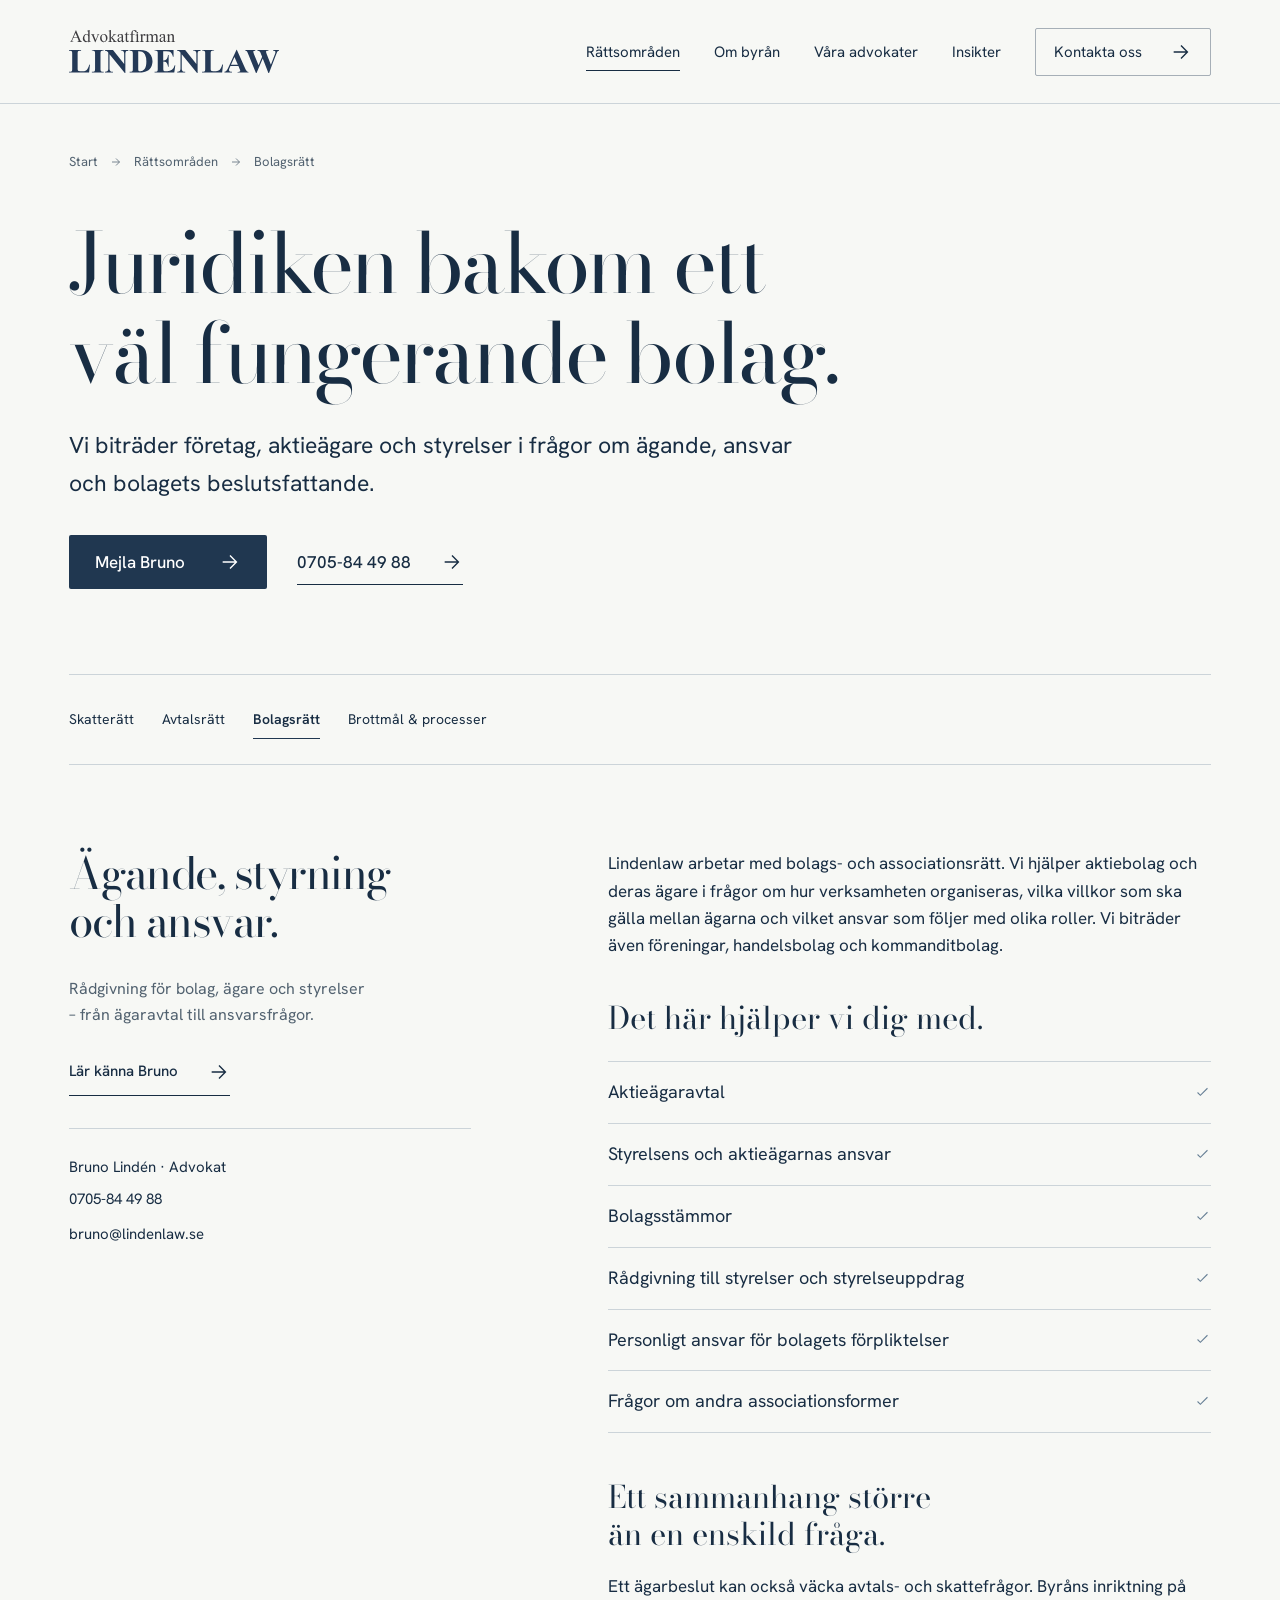
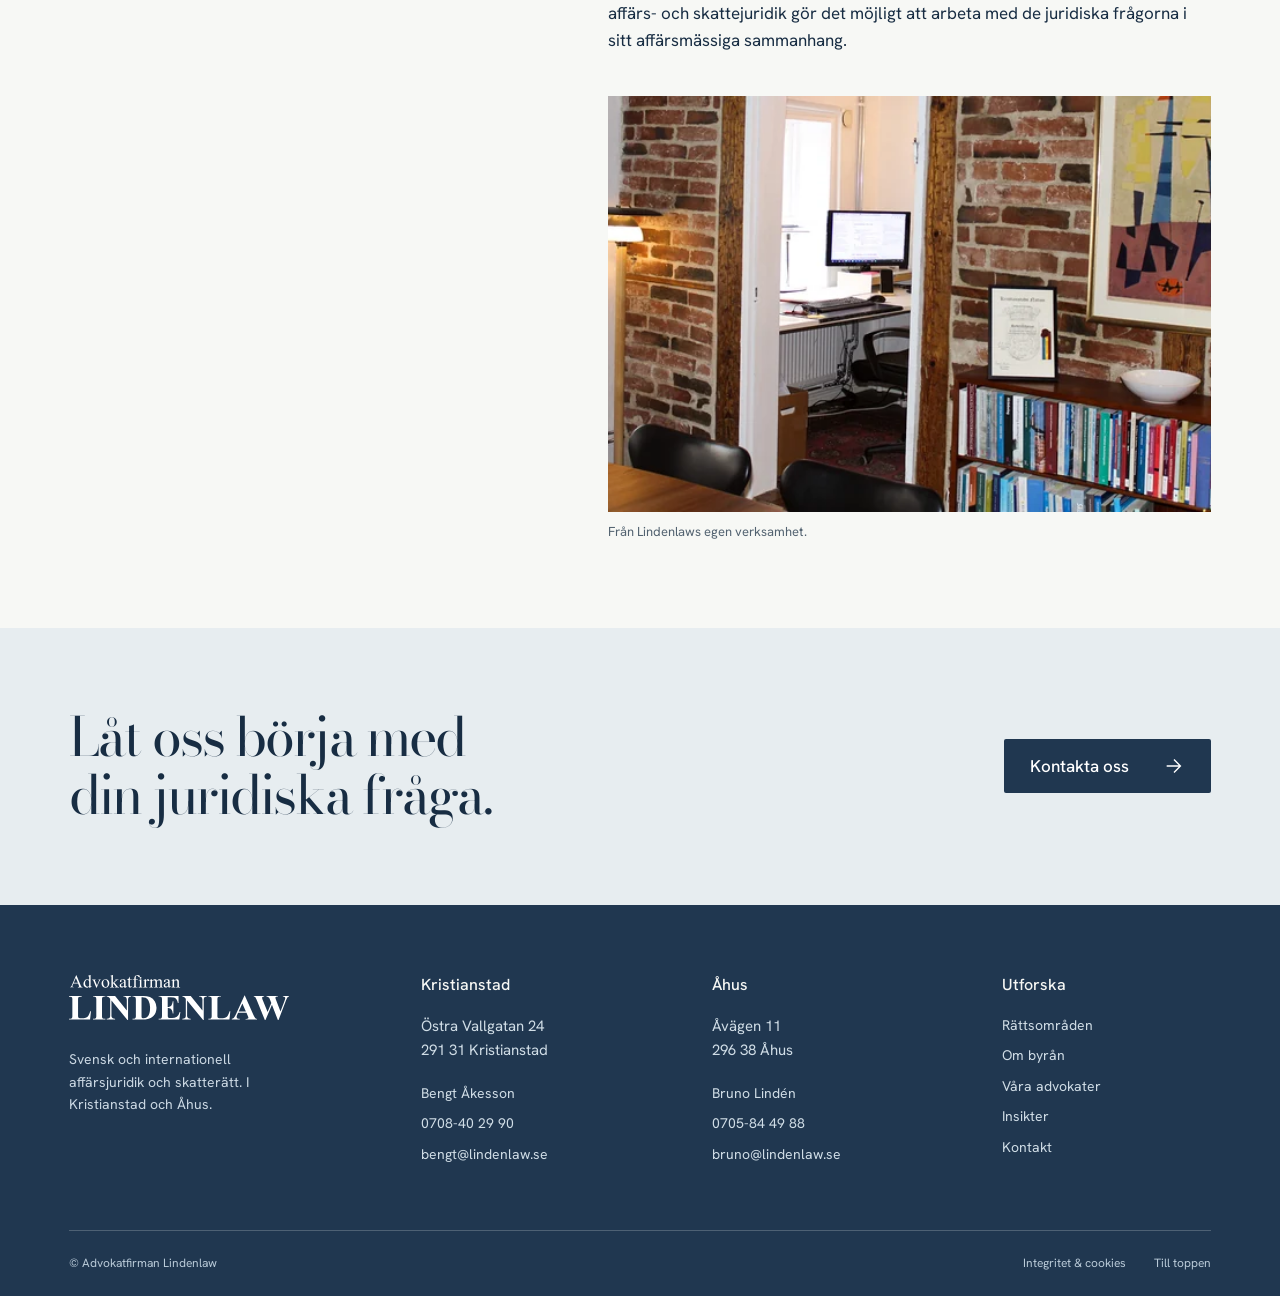
<file: bolagsratt.html>
<!doctype html><html lang="sv"><head><meta charset="utf-8"><meta name="viewport" content="width=device-width, initial-scale=1"><title>Bolagsrätt i Kristianstad &amp; Åhus | Lindenlaw</title><meta name="description" content="Vi biträder företag, aktieägare och styrelser i frågor om ägande, ansvar och bolagets beslutsfattande."><meta name="theme-color" content="#203750"><meta property="og:type" content="website"><meta property="og:locale" content="sv_SE"><meta property="og:title" content="Bolagsrätt i Kristianstad &amp; Åhus | Lindenlaw"><meta property="og:description" content="Vi biträder företag, aktieägare och styrelser i frågor om ägande, ansvar och bolagets beslutsfattande."><meta property="og:image" content="https://lindenlaw.se/wp-content/uploads/2022/04/bolagsratt2_fixad_komp.jpg"><link rel="icon" href="assets/favicon.png"><link rel="preload" href="assets/bodoni-moda.woff2" as="font" type="font/woff2" crossorigin><link rel="preload" href="assets/hanken-grotesk.woff2" as="font" type="font/woff2" crossorigin><link rel="stylesheet" href="styles.css"><script src="script.js" defer></script><script type="application/ld+json">{"@context": "https://schema.org", "@type": "LegalService", "name": "Advokatfirman Lindenlaw", "description": "Svensk och internationell affärsjuridik och skatterätt. Kontor i Kristianstad och Åhus.", "url": "https://lindenlaw.se/", "areaServed": "Sverige", "address": [{"@type": "PostalAddress", "streetAddress": "Östra Vallgatan 24", "postalCode": "291 31", "addressLocality": "Kristianstad", "addressCountry": "SE"}, {"@type": "PostalAddress", "streetAddress": "Åvägen 11", "postalCode": "296 38", "addressLocality": "Åhus", "addressCountry": "SE"}], "employee": [{"@type": "Person", "name": "Bengt Åkesson", "jobTitle": "Advokat", "email": "bengt@lindenlaw.se", "telephone": "+46708402990"}, {"@type": "Person", "name": "Bruno Lindén", "jobTitle": "Advokat", "email": "bruno@lindenlaw.se", "telephone": "+46705844988"}]}</script><noscript><style>@media(max-width:800px){.site-header,.home .site-header{height:auto;position:relative;background:#203750;color:white}.site-header .wrap{display:block;padding-block:20px}.mobile-menu-button{display:none}.main-nav{position:static;visibility:visible;opacity:1;transform:none;padding:20px 0 0;display:flex;flex-direction:row;flex-wrap:wrap;gap:10px 20px}.main-nav>a,.main-nav .nav-contact{font:16px 'Hanken Grotesk',sans-serif;padding:8px 0;margin:0;border:0}.logo-light{display:block}.logo-dark{display:none}}</style></noscript></head><body id="top" class="inner-page"><a class="skip-link" href="#main">Till innehållet</a><header class="site-header"><div class="wrap"><a class="brand" href="index.html" aria-label="Lindenlaw – startsida"><img class="logo-dark" src="assets/lindenlaw-logo.svg" width="210" height="44" alt="Advokatfirman Lindenlaw"><img class="logo-light" src="assets/lindenlaw-logo-white.svg" width="210" height="44" alt="Advokatfirman Lindenlaw"></a><button class="mobile-menu-button" aria-expanded="false" aria-controls="main-nav"><span>Meny</span><i aria-hidden="true"></i></button><nav class="main-nav" id="main-nav" aria-label="Huvudmeny"><a href="tjanster.html" aria-current=page>Rättsområden</a><a href="om-oss.html" >Om byrån</a><a href="om-oss.html#advokater" >Våra advokater</a><a href="insikter.html" >Insikter</a><a class="nav-contact" href="kontakt.html" >Kontakta oss<svg viewBox="0 0 24 24" aria-hidden="true"><path d="M4 12h15M12 5l7 7-7 7"/></svg></a></nav></div></header><main id="main"><section class="page-intro wrap"><nav class="breadcrumb" aria-label="Brödsmulor"><a href="index.html">Start</a><svg viewBox="0 0 24 24" aria-hidden="true"><path d="M4 12h15M12 5l7 7-7 7"/></svg><a href="tjanster.html">Rättsområden</a><svg viewBox="0 0 24 24" aria-hidden="true"><path d="M4 12h15M12 5l7 7-7 7"/></svg><span aria-current="page">Bolagsrätt</span></nav><h1>Juridiken bakom ett väl fungerande bolag.</h1><p class="intro-text">Vi biträder företag, aktieägare och styrelser i frågor om ägande, ansvar och bolagets beslutsfattande.</p><div class="actions"><a class="button" href="mailto:bruno@lindenlaw.se?subject=F%C3%B6rfr%C3%A5gan%20om%20bolagsr%C3%A4tt&body=Hej%20Bruno%2C%0A%0AJag%20vill%20komma%20i%20kontakt%20med%20er%20ang%C3%A5ende%3A%0A%0AKort%20beskrivning%3A%0A%0AMitt%20namn%3A%0AF%C3%B6retag%20%28om%20aktuellt%29%3A%0ATelefonnummer%3A%0A%0AV%C3%A4nliga%20h%C3%A4lsningar">Mejla Bruno<svg viewBox="0 0 24 24" aria-hidden="true"><path d="M4 12h15M12 5l7 7-7 7"/></svg></a><a class="text-link" href="tel:+46705844988">0705-84 49 88<svg viewBox="0 0 24 24" aria-hidden="true"><path d="M4 12h15M12 5l7 7-7 7"/></svg></a></div></section><div class="wrap"><nav class="service-subnav" aria-label="Rättsområden"><a href="skatteratt.html" >Skatterätt</a><a href="avtalsratt.html" >Avtalsrätt</a><a href="bolagsratt.html" aria-current=page>Bolagsrätt</a><a href="brottmal-processer.html" >Brottmål & processer</a></nav></div><section class="service-body wrap content-grid"><aside class="service-aside"><h2>Ägande, styrning och ansvar.</h2><p>Rådgivning för bolag, ägare och styrelser – från ägaravtal till ansvarsfrågor.</p><a class="text-link" href="bruno-linden.html">Lär känna Bruno<svg viewBox="0 0 24 24" aria-hidden="true"><path d="M4 12h15M12 5l7 7-7 7"/></svg></a><div class="related-contact"><p>Bruno Lindén · Advokat</p><a href="tel:+46705844988">0705-84 49 88</a><a href="mailto:bruno@lindenlaw.se?subject=F%C3%B6rfr%C3%A5gan%20till%20Lindenlaw&body=Hej%20Bruno%2C%0A%0AJag%20vill%20komma%20i%20kontakt%20med%20er%20ang%C3%A5ende%3A%0A%0AKort%20beskrivning%3A%0A%0AMitt%20namn%3A%0AF%C3%B6retag%20%28om%20aktuellt%29%3A%0ATelefonnummer%3A%0A%0AV%C3%A4nliga%20h%C3%A4lsningar">bruno@lindenlaw.se</a></div></aside><div><p>Lindenlaw arbetar med bolags- och associationsrätt. Vi hjälper aktiebolag och deras ägare i frågor om hur verksamheten organiseras, vilka villkor som ska gälla mellan ägarna och vilket ansvar som följer med olika roller. Vi biträder även föreningar, handelsbolag och kommanditbolag.</p><h3>Det här hjälper vi dig med.</h3><ul class="service-items"><li>Aktieägaravtal<svg viewBox="0 0 24 24" aria-hidden="true"><path d="m5 12 4 4L19 6"/></svg></li><li>Styrelsens och aktieägarnas ansvar<svg viewBox="0 0 24 24" aria-hidden="true"><path d="m5 12 4 4L19 6"/></svg></li><li>Bolagsstämmor<svg viewBox="0 0 24 24" aria-hidden="true"><path d="m5 12 4 4L19 6"/></svg></li><li>Rådgivning till styrelser och styrelseuppdrag<svg viewBox="0 0 24 24" aria-hidden="true"><path d="m5 12 4 4L19 6"/></svg></li><li>Personligt ansvar för bolagets förpliktelser<svg viewBox="0 0 24 24" aria-hidden="true"><path d="m5 12 4 4L19 6"/></svg></li><li>Frågor om andra associationsformer<svg viewBox="0 0 24 24" aria-hidden="true"><path d="m5 12 4 4L19 6"/></svg></li></ul><h3>Ett sammanhang större än en enskild fråga.</h3><p>Ett ägarbeslut kan också väcka avtals- och skattefrågor. Byråns inriktning på affärs- och skattejuridik gör det möjligt att arbeta med de juridiska frågorna i sitt affärsmässiga sammanhang.</p><figure class="service-figure"><img class="" src="assets/office-brick-interior.webp" srcset="assets/office-brick-interior-640.webp 640w, assets/office-brick-interior-1200.webp 1200w, assets/office-brick-interior.webp 1920w" sizes="(max-width: 580px) 100vw, 50vw" width="1920" height="1081" alt="Böcker, konst och tegelväggar i Lindenlaws kontorsmiljö" loading="lazy" decoding="async" ><figcaption>Från Lindenlaws egen verksamhet.</figcaption></figure></div></section><section class="contact-band"><div class="wrap"><h2>Låt oss börja med<br>din juridiska fråga.</h2><a class="button" href="kontakt.html">Kontakta oss<svg viewBox="0 0 24 24" aria-hidden="true"><path d="M4 12h15M12 5l7 7-7 7"/></svg></a></div></section></main><footer class="site-footer"><div class="wrap"><div class="footer-main"><div class="footer-brand"><a href="index.html"><img src="assets/lindenlaw-logo-white.svg" alt="Advokatfirman Lindenlaw" width="220" height="46" loading="lazy"></a><p>Svensk och internationell affärsjuridik och skatterätt. I Kristianstad och Åhus.</p></div><div><h3>Kristianstad</h3><address>Östra Vallgatan 24<br>291 31 Kristianstad</address><div class="footer-links"><a href="bengt-akesson.html">Bengt Åkesson</a><a href="tel:+46708402990">0708-40 29 90</a><a href="mailto:bengt@lindenlaw.se?subject=F%C3%B6rfr%C3%A5gan%20till%20Lindenlaw&body=Hej%20Bengt%2C%0A%0AJag%20vill%20komma%20i%20kontakt%20med%20er%20ang%C3%A5ende%3A%0A%0AKort%20beskrivning%3A%0A%0AMitt%20namn%3A%0AF%C3%B6retag%20%28om%20aktuellt%29%3A%0ATelefonnummer%3A%0A%0AV%C3%A4nliga%20h%C3%A4lsningar">bengt@lindenlaw.se</a></div></div><div><h3>Åhus</h3><address>Åvägen 11<br>296 38 Åhus</address><div class="footer-links"><a href="bruno-linden.html">Bruno Lindén</a><a href="tel:+46705844988">0705-84 49 88</a><a href="mailto:bruno@lindenlaw.se?subject=F%C3%B6rfr%C3%A5gan%20till%20Lindenlaw&body=Hej%20Bruno%2C%0A%0AJag%20vill%20komma%20i%20kontakt%20med%20er%20ang%C3%A5ende%3A%0A%0AKort%20beskrivning%3A%0A%0AMitt%20namn%3A%0AF%C3%B6retag%20%28om%20aktuellt%29%3A%0ATelefonnummer%3A%0A%0AV%C3%A4nliga%20h%C3%A4lsningar">bruno@lindenlaw.se</a></div></div><div><h3>Utforska</h3><nav class="footer-links" aria-label="Sidfotsmeny"><a href="tjanster.html">Rättsområden</a><a href="om-oss.html">Om byrån</a><a href="om-oss.html#advokater">Våra advokater</a><a href="insikter.html">Insikter</a><a href="kontakt.html">Kontakt</a></nav></div></div><div class="footer-bottom"><span>© Advokatfirman Lindenlaw</span><div><a href="integritet.html">Integritet & cookies</a><a href="#top">Till toppen</a></div></div></div></footer></body></html>
</file>
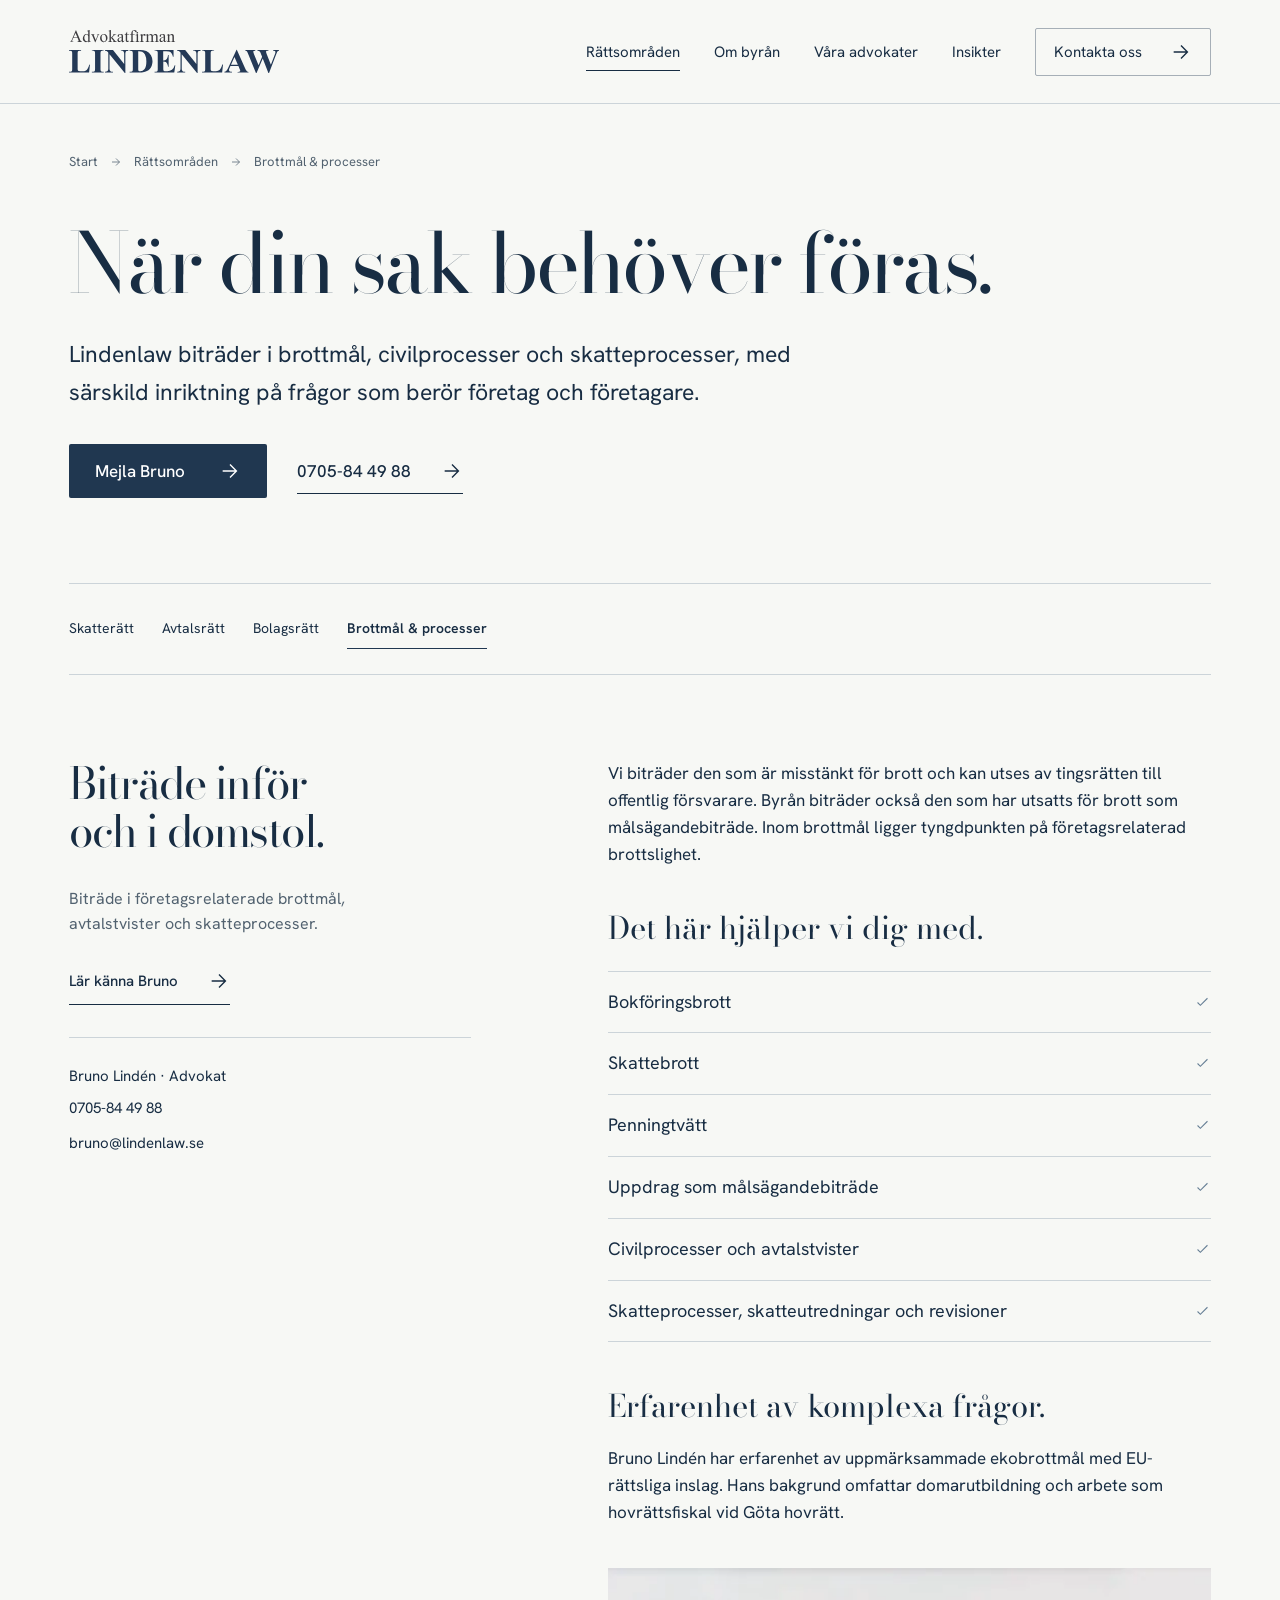
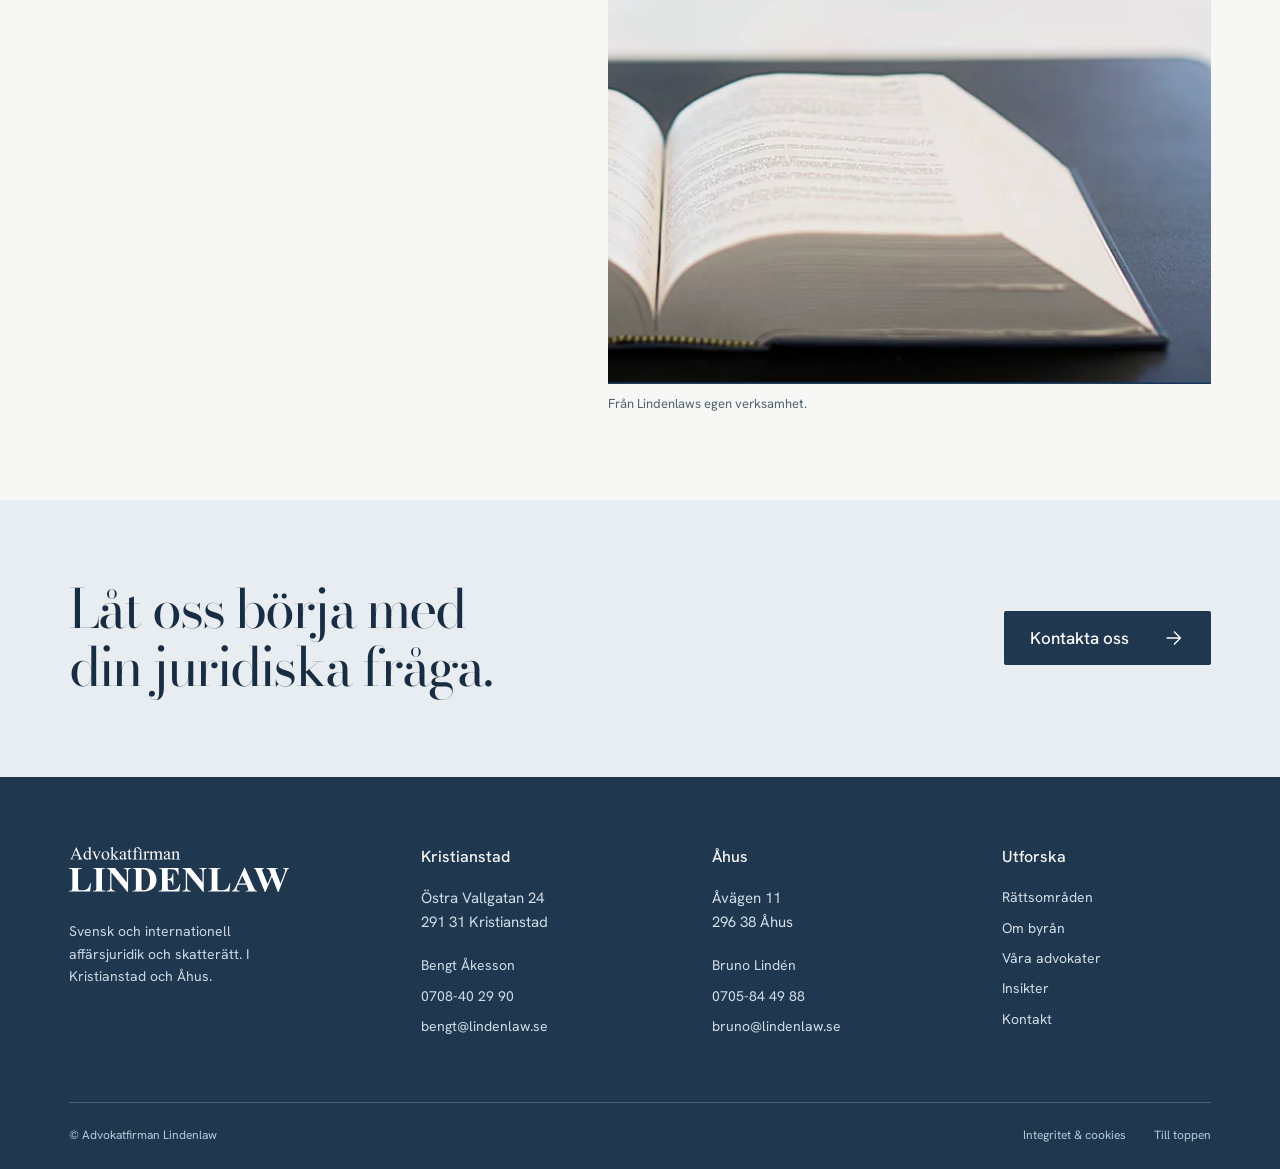
<file: brottmal-processer.html>
<!doctype html><html lang="sv"><head><meta charset="utf-8"><meta name="viewport" content="width=device-width, initial-scale=1"><title>Brottmål &amp; processer i Kristianstad &amp; Åhus | Lindenlaw</title><meta name="description" content="Lindenlaw biträder i brottmål, civilprocesser och skatteprocesser, med särskild inriktning på frågor som berör företag och företagare."><meta name="theme-color" content="#203750"><meta property="og:type" content="website"><meta property="og:locale" content="sv_SE"><meta property="og:title" content="Brottmål &amp; processer i Kristianstad &amp; Åhus | Lindenlaw"><meta property="og:description" content="Lindenlaw biträder i brottmål, civilprocesser och skatteprocesser, med särskild inriktning på frågor som berör företag och företagare."><meta property="og:image" content="https://lindenlaw.se/wp-content/uploads/2022/04/bolagsratt2_fixad_komp.jpg"><link rel="icon" href="assets/favicon.png"><link rel="preload" href="assets/bodoni-moda.woff2" as="font" type="font/woff2" crossorigin><link rel="preload" href="assets/hanken-grotesk.woff2" as="font" type="font/woff2" crossorigin><link rel="stylesheet" href="styles.css"><script src="script.js" defer></script><script type="application/ld+json">{"@context": "https://schema.org", "@type": "LegalService", "name": "Advokatfirman Lindenlaw", "description": "Svensk och internationell affärsjuridik och skatterätt. Kontor i Kristianstad och Åhus.", "url": "https://lindenlaw.se/", "areaServed": "Sverige", "address": [{"@type": "PostalAddress", "streetAddress": "Östra Vallgatan 24", "postalCode": "291 31", "addressLocality": "Kristianstad", "addressCountry": "SE"}, {"@type": "PostalAddress", "streetAddress": "Åvägen 11", "postalCode": "296 38", "addressLocality": "Åhus", "addressCountry": "SE"}], "employee": [{"@type": "Person", "name": "Bengt Åkesson", "jobTitle": "Advokat", "email": "bengt@lindenlaw.se", "telephone": "+46708402990"}, {"@type": "Person", "name": "Bruno Lindén", "jobTitle": "Advokat", "email": "bruno@lindenlaw.se", "telephone": "+46705844988"}]}</script><noscript><style>@media(max-width:800px){.site-header,.home .site-header{height:auto;position:relative;background:#203750;color:white}.site-header .wrap{display:block;padding-block:20px}.mobile-menu-button{display:none}.main-nav{position:static;visibility:visible;opacity:1;transform:none;padding:20px 0 0;display:flex;flex-direction:row;flex-wrap:wrap;gap:10px 20px}.main-nav>a,.main-nav .nav-contact{font:16px 'Hanken Grotesk',sans-serif;padding:8px 0;margin:0;border:0}.logo-light{display:block}.logo-dark{display:none}}</style></noscript></head><body id="top" class="inner-page"><a class="skip-link" href="#main">Till innehållet</a><header class="site-header"><div class="wrap"><a class="brand" href="index.html" aria-label="Lindenlaw – startsida"><img class="logo-dark" src="assets/lindenlaw-logo.svg" width="210" height="44" alt="Advokatfirman Lindenlaw"><img class="logo-light" src="assets/lindenlaw-logo-white.svg" width="210" height="44" alt="Advokatfirman Lindenlaw"></a><button class="mobile-menu-button" aria-expanded="false" aria-controls="main-nav"><span>Meny</span><i aria-hidden="true"></i></button><nav class="main-nav" id="main-nav" aria-label="Huvudmeny"><a href="tjanster.html" aria-current=page>Rättsområden</a><a href="om-oss.html" >Om byrån</a><a href="om-oss.html#advokater" >Våra advokater</a><a href="insikter.html" >Insikter</a><a class="nav-contact" href="kontakt.html" >Kontakta oss<svg viewBox="0 0 24 24" aria-hidden="true"><path d="M4 12h15M12 5l7 7-7 7"/></svg></a></nav></div></header><main id="main"><section class="page-intro wrap"><nav class="breadcrumb" aria-label="Brödsmulor"><a href="index.html">Start</a><svg viewBox="0 0 24 24" aria-hidden="true"><path d="M4 12h15M12 5l7 7-7 7"/></svg><a href="tjanster.html">Rättsområden</a><svg viewBox="0 0 24 24" aria-hidden="true"><path d="M4 12h15M12 5l7 7-7 7"/></svg><span aria-current="page">Brottmål & processer</span></nav><h1>När din sak behöver föras.</h1><p class="intro-text">Lindenlaw biträder i brottmål, civilprocesser och skatteprocesser, med särskild inriktning på frågor som berör företag och företagare.</p><div class="actions"><a class="button" href="mailto:bruno@lindenlaw.se?subject=F%C3%B6rfr%C3%A5gan%20om%20brottm%C3%A5l%20%26%20processer&body=Hej%20Bruno%2C%0A%0AJag%20vill%20komma%20i%20kontakt%20med%20er%20ang%C3%A5ende%3A%0A%0AKort%20beskrivning%3A%0A%0AMitt%20namn%3A%0AF%C3%B6retag%20%28om%20aktuellt%29%3A%0ATelefonnummer%3A%0A%0AV%C3%A4nliga%20h%C3%A4lsningar">Mejla Bruno<svg viewBox="0 0 24 24" aria-hidden="true"><path d="M4 12h15M12 5l7 7-7 7"/></svg></a><a class="text-link" href="tel:+46705844988">0705-84 49 88<svg viewBox="0 0 24 24" aria-hidden="true"><path d="M4 12h15M12 5l7 7-7 7"/></svg></a></div></section><div class="wrap"><nav class="service-subnav" aria-label="Rättsområden"><a href="skatteratt.html" >Skatterätt</a><a href="avtalsratt.html" >Avtalsrätt</a><a href="bolagsratt.html" >Bolagsrätt</a><a href="brottmal-processer.html" aria-current=page>Brottmål & processer</a></nav></div><section class="service-body wrap content-grid"><aside class="service-aside"><h2>Biträde inför och i domstol.</h2><p>Biträde i företagsrelaterade brottmål, avtalstvister och skatteprocesser.</p><a class="text-link" href="bruno-linden.html">Lär känna Bruno<svg viewBox="0 0 24 24" aria-hidden="true"><path d="M4 12h15M12 5l7 7-7 7"/></svg></a><div class="related-contact"><p>Bruno Lindén · Advokat</p><a href="tel:+46705844988">0705-84 49 88</a><a href="mailto:bruno@lindenlaw.se?subject=F%C3%B6rfr%C3%A5gan%20till%20Lindenlaw&body=Hej%20Bruno%2C%0A%0AJag%20vill%20komma%20i%20kontakt%20med%20er%20ang%C3%A5ende%3A%0A%0AKort%20beskrivning%3A%0A%0AMitt%20namn%3A%0AF%C3%B6retag%20%28om%20aktuellt%29%3A%0ATelefonnummer%3A%0A%0AV%C3%A4nliga%20h%C3%A4lsningar">bruno@lindenlaw.se</a></div></aside><div><p>Vi biträder den som är misstänkt för brott och kan utses av tingsrätten till offentlig försvarare. Byrån biträder också den som har utsatts för brott som målsägandebiträde. Inom brottmål ligger tyngdpunkten på företagsrelaterad brottslighet.</p><h3>Det här hjälper vi dig med.</h3><ul class="service-items"><li>Bokföringsbrott<svg viewBox="0 0 24 24" aria-hidden="true"><path d="m5 12 4 4L19 6"/></svg></li><li>Skattebrott<svg viewBox="0 0 24 24" aria-hidden="true"><path d="m5 12 4 4L19 6"/></svg></li><li>Penningtvätt<svg viewBox="0 0 24 24" aria-hidden="true"><path d="m5 12 4 4L19 6"/></svg></li><li>Uppdrag som målsägandebiträde<svg viewBox="0 0 24 24" aria-hidden="true"><path d="m5 12 4 4L19 6"/></svg></li><li>Civilprocesser och avtalstvister<svg viewBox="0 0 24 24" aria-hidden="true"><path d="m5 12 4 4L19 6"/></svg></li><li>Skatteprocesser, skatteutredningar och revisioner<svg viewBox="0 0 24 24" aria-hidden="true"><path d="m5 12 4 4L19 6"/></svg></li></ul><h3>Erfarenhet av komplexa frågor.</h3><p>Bruno Lindén har erfarenhet av uppmärksammade ekobrottmål med EU-rättsliga inslag. Hans bakgrund omfattar domarutbildning och arbete som hovrättsfiskal vid Göta hovrätt.</p><figure class="service-figure"><img class="" src="assets/swedish-law-book.webp" srcset="assets/swedish-law-book-640.webp 640w, assets/swedish-law-book-960.webp 960w, assets/swedish-law-book.webp 1588w" sizes="(max-width: 580px) 100vw, 50vw" width="1588" height="1014" alt="Sveriges lagbok på Lindenlaws mötesbord" loading="lazy" decoding="async" ><figcaption>Från Lindenlaws egen verksamhet.</figcaption></figure></div></section><section class="contact-band"><div class="wrap"><h2>Låt oss börja med<br>din juridiska fråga.</h2><a class="button" href="kontakt.html">Kontakta oss<svg viewBox="0 0 24 24" aria-hidden="true"><path d="M4 12h15M12 5l7 7-7 7"/></svg></a></div></section></main><footer class="site-footer"><div class="wrap"><div class="footer-main"><div class="footer-brand"><a href="index.html"><img src="assets/lindenlaw-logo-white.svg" alt="Advokatfirman Lindenlaw" width="220" height="46" loading="lazy"></a><p>Svensk och internationell affärsjuridik och skatterätt. I Kristianstad och Åhus.</p></div><div><h3>Kristianstad</h3><address>Östra Vallgatan 24<br>291 31 Kristianstad</address><div class="footer-links"><a href="bengt-akesson.html">Bengt Åkesson</a><a href="tel:+46708402990">0708-40 29 90</a><a href="mailto:bengt@lindenlaw.se?subject=F%C3%B6rfr%C3%A5gan%20till%20Lindenlaw&body=Hej%20Bengt%2C%0A%0AJag%20vill%20komma%20i%20kontakt%20med%20er%20ang%C3%A5ende%3A%0A%0AKort%20beskrivning%3A%0A%0AMitt%20namn%3A%0AF%C3%B6retag%20%28om%20aktuellt%29%3A%0ATelefonnummer%3A%0A%0AV%C3%A4nliga%20h%C3%A4lsningar">bengt@lindenlaw.se</a></div></div><div><h3>Åhus</h3><address>Åvägen 11<br>296 38 Åhus</address><div class="footer-links"><a href="bruno-linden.html">Bruno Lindén</a><a href="tel:+46705844988">0705-84 49 88</a><a href="mailto:bruno@lindenlaw.se?subject=F%C3%B6rfr%C3%A5gan%20till%20Lindenlaw&body=Hej%20Bruno%2C%0A%0AJag%20vill%20komma%20i%20kontakt%20med%20er%20ang%C3%A5ende%3A%0A%0AKort%20beskrivning%3A%0A%0AMitt%20namn%3A%0AF%C3%B6retag%20%28om%20aktuellt%29%3A%0ATelefonnummer%3A%0A%0AV%C3%A4nliga%20h%C3%A4lsningar">bruno@lindenlaw.se</a></div></div><div><h3>Utforska</h3><nav class="footer-links" aria-label="Sidfotsmeny"><a href="tjanster.html">Rättsområden</a><a href="om-oss.html">Om byrån</a><a href="om-oss.html#advokater">Våra advokater</a><a href="insikter.html">Insikter</a><a href="kontakt.html">Kontakt</a></nav></div></div><div class="footer-bottom"><span>© Advokatfirman Lindenlaw</span><div><a href="integritet.html">Integritet & cookies</a><a href="#top">Till toppen</a></div></div></div></footer></body></html>
</file>
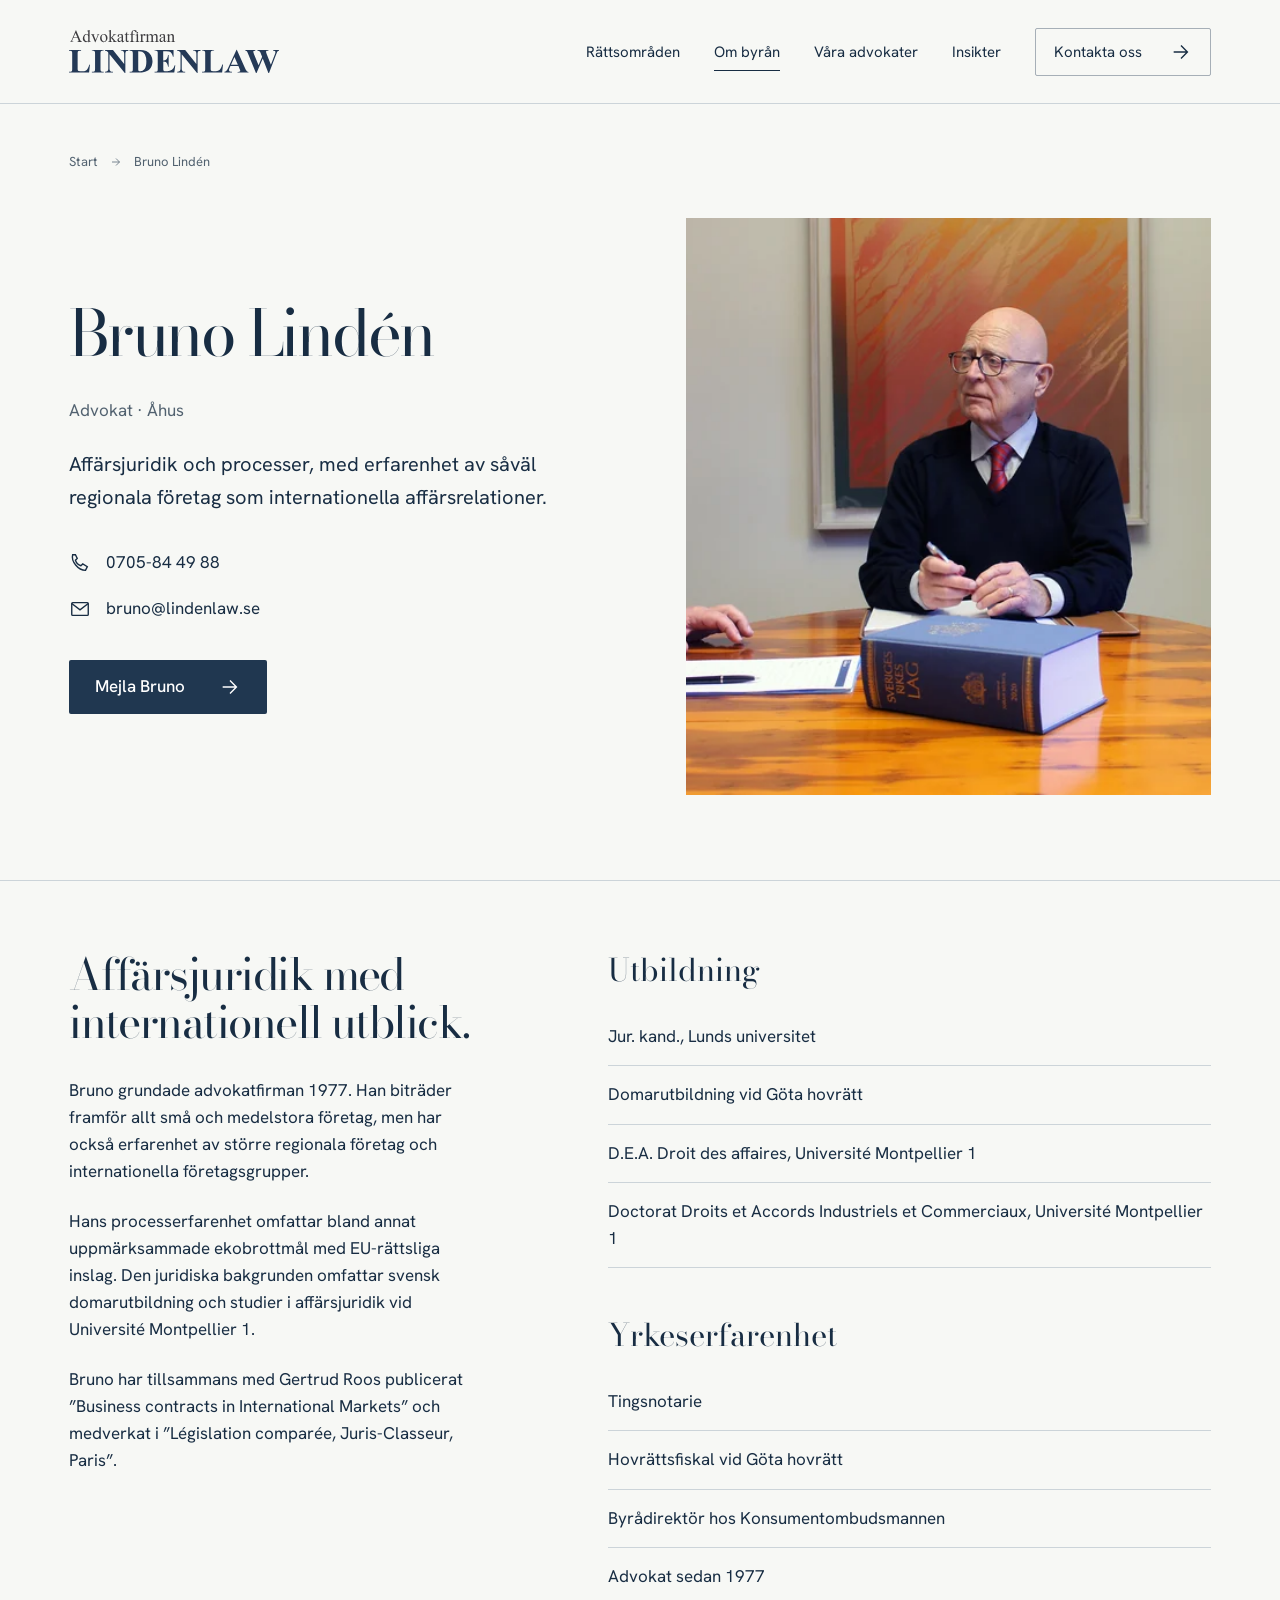
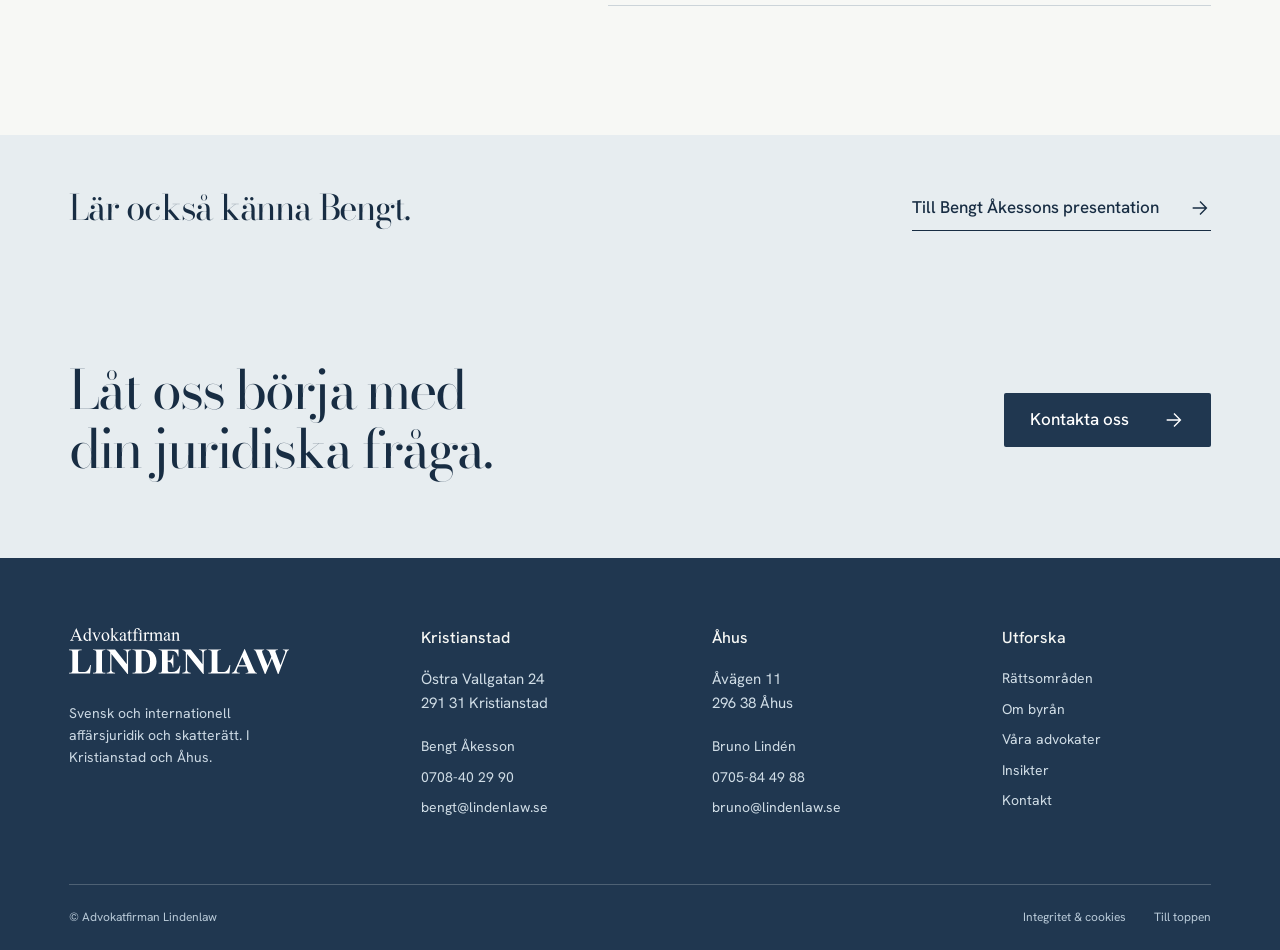
<file: bruno-linden.html>
<!doctype html><html lang="sv"><head><meta charset="utf-8"><meta name="viewport" content="width=device-width, initial-scale=1"><title>Bruno Lindén – advokat i Åhus | Lindenlaw</title><meta name="description" content="Affärsjuridik och processer, med erfarenhet av såväl regionala företag som internationella affärsrelationer. Kontakta Bruno Lindén på Lindenlaw."><meta name="theme-color" content="#203750"><meta property="og:type" content="website"><meta property="og:locale" content="sv_SE"><meta property="og:title" content="Bruno Lindén – advokat i Åhus | Lindenlaw"><meta property="og:description" content="Affärsjuridik och processer, med erfarenhet av såväl regionala företag som internationella affärsrelationer. Kontakta Bruno Lindén på Lindenlaw."><meta property="og:image" content="https://lindenlaw.se/wp-content/uploads/2022/04/bolagsratt2_fixad_komp.jpg"><link rel="icon" href="assets/favicon.png"><link rel="preload" href="assets/bodoni-moda.woff2" as="font" type="font/woff2" crossorigin><link rel="preload" href="assets/hanken-grotesk.woff2" as="font" type="font/woff2" crossorigin><link rel="stylesheet" href="styles.css"><script src="script.js" defer></script><script type="application/ld+json">{"@context": "https://schema.org", "@type": "Person", "name": "Bruno Lindén", "jobTitle": "Advokat", "worksFor": {"@type": "Organization", "name": "Advokatfirman Lindenlaw"}, "email": "bruno@lindenlaw.se", "telephone": "+46705844988"}</script><noscript><style>@media(max-width:800px){.site-header,.home .site-header{height:auto;position:relative;background:#203750;color:white}.site-header .wrap{display:block;padding-block:20px}.mobile-menu-button{display:none}.main-nav{position:static;visibility:visible;opacity:1;transform:none;padding:20px 0 0;display:flex;flex-direction:row;flex-wrap:wrap;gap:10px 20px}.main-nav>a,.main-nav .nav-contact{font:16px 'Hanken Grotesk',sans-serif;padding:8px 0;margin:0;border:0}.logo-light{display:block}.logo-dark{display:none}}</style></noscript></head><body id="top" class="inner-page"><a class="skip-link" href="#main">Till innehållet</a><header class="site-header"><div class="wrap"><a class="brand" href="index.html" aria-label="Lindenlaw – startsida"><img class="logo-dark" src="assets/lindenlaw-logo.svg" width="210" height="44" alt="Advokatfirman Lindenlaw"><img class="logo-light" src="assets/lindenlaw-logo-white.svg" width="210" height="44" alt="Advokatfirman Lindenlaw"></a><button class="mobile-menu-button" aria-expanded="false" aria-controls="main-nav"><span>Meny</span><i aria-hidden="true"></i></button><nav class="main-nav" id="main-nav" aria-label="Huvudmeny"><a href="tjanster.html" >Rättsområden</a><a href="om-oss.html" aria-current=page>Om byrån</a><a href="om-oss.html#advokater" >Våra advokater</a><a href="insikter.html" >Insikter</a><a class="nav-contact" href="kontakt.html" >Kontakta oss<svg viewBox="0 0 24 24" aria-hidden="true"><path d="M4 12h15M12 5l7 7-7 7"/></svg></a></nav></div></header><main id="main"><section class="page-intro wrap"><nav class="breadcrumb" aria-label="Brödsmulor"><a href="index.html">Start</a><svg viewBox="0 0 24 24" aria-hidden="true"><path d="M4 12h15M12 5l7 7-7 7"/></svg><span aria-current="page">Bruno Lindén</span></nav><div class="bio-intro"><div><h1>Bruno Lindén</h1><p class="bio-role">Advokat · Åhus</p><p class="intro-text">Affärsjuridik och processer, med erfarenhet av såväl regionala företag som internationella affärsrelationer.</p><div class="bio-direct"><a href="tel:+46705844988"><svg viewBox="0 0 24 24" aria-hidden="true"><path d="M7 3H4c-2 7 6 17 14 17l2-4-5-3-2 2c-3-1-5-3-6-6l2-2-2-4Z"/></svg>0705-84 49 88</a><a href="mailto:bruno@lindenlaw.se?subject=F%C3%B6rfr%C3%A5gan%20till%20Lindenlaw&body=Hej%20Bruno%2C%0A%0AJag%20vill%20komma%20i%20kontakt%20med%20er%20ang%C3%A5ende%3A%0A%0AKort%20beskrivning%3A%0A%0AMitt%20namn%3A%0AF%C3%B6retag%20%28om%20aktuellt%29%3A%0ATelefonnummer%3A%0A%0AV%C3%A4nliga%20h%C3%A4lsningar"><svg viewBox="0 0 24 24" aria-hidden="true"><rect x="3" y="5" width="18" height="14" rx="1"/><path d="m3 6 9 7 9-7"/></svg>bruno@lindenlaw.se</a></div><div class="actions"><a class="button" href="mailto:bruno@lindenlaw.se?subject=F%C3%B6rfr%C3%A5gan%20till%20Lindenlaw&body=Hej%20Bruno%2C%0A%0AJag%20vill%20komma%20i%20kontakt%20med%20er%20ang%C3%A5ende%3A%0A%0AKort%20beskrivning%3A%0A%0AMitt%20namn%3A%0AF%C3%B6retag%20%28om%20aktuellt%29%3A%0ATelefonnummer%3A%0A%0AV%C3%A4nliga%20h%C3%A4lsningar">Mejla Bruno<svg viewBox="0 0 24 24" aria-hidden="true"><path d="M4 12h15M12 5l7 7-7 7"/></svg></a></div></div><img class="" src="assets/bruno-linden.webp" srcset="assets/bruno-linden-640.webp 640w, assets/bruno-linden.webp 1200w" sizes="(max-width: 580px) 100vw, 50vw" width="1200" height="936" alt="Bruno Lindén, advokat" loading="eager" decoding="async" fetchpriority=high></div></section><section class="section wrap content-grid bio-detail"><div><h2>Affärsjuridik med internationell utblick.</h2><p>Bruno grundade advokatfirman 1977. Han biträder framför allt små och medelstora företag, men har också erfarenhet av större regionala företag och internationella företagsgrupper.</p><p>Hans processerfarenhet omfattar bland annat uppmärksammade ekobrottmål med EU-rättsliga inslag. Den juridiska bakgrunden omfattar svensk domarutbildning och studier i affärsjuridik vid Université Montpellier 1.</p><p>Bruno har tillsammans med Gertrud Roos publicerat ”Business contracts in International Markets” och medverkat i ”Législation comparée, Juris-Classeur, Paris”.</p></div><div><h3>Utbildning</h3><ul><li>Jur. kand., Lunds universitet</li><li>Domarutbildning vid Göta hovrätt</li><li>D.E.A. Droit des affaires, Université Montpellier 1</li><li>Doctorat Droits et Accords Industriels et Commerciaux, Université Montpellier 1</li></ul><h3>Yrkeserfarenhet</h3><ul><li>Tingsnotarie</li><li>Hovrättsfiskal vid Göta hovrätt</li><li>Byrådirektör hos Konsumentombudsmannen</li><li>Advokat sedan 1977</li></ul></div></section><section class="next-profile"><div class="wrap"><h2>Lär också känna Bengt.</h2><a class="text-link" href="bengt-akesson.html">Till Bengt Åkessons presentation<svg viewBox="0 0 24 24" aria-hidden="true"><path d="M4 12h15M12 5l7 7-7 7"/></svg></a></div></section><section class="contact-band"><div class="wrap"><h2>Låt oss börja med<br>din juridiska fråga.</h2><a class="button" href="kontakt.html">Kontakta oss<svg viewBox="0 0 24 24" aria-hidden="true"><path d="M4 12h15M12 5l7 7-7 7"/></svg></a></div></section></main><footer class="site-footer"><div class="wrap"><div class="footer-main"><div class="footer-brand"><a href="index.html"><img src="assets/lindenlaw-logo-white.svg" alt="Advokatfirman Lindenlaw" width="220" height="46" loading="lazy"></a><p>Svensk och internationell affärsjuridik och skatterätt. I Kristianstad och Åhus.</p></div><div><h3>Kristianstad</h3><address>Östra Vallgatan 24<br>291 31 Kristianstad</address><div class="footer-links"><a href="bengt-akesson.html">Bengt Åkesson</a><a href="tel:+46708402990">0708-40 29 90</a><a href="mailto:bengt@lindenlaw.se?subject=F%C3%B6rfr%C3%A5gan%20till%20Lindenlaw&body=Hej%20Bengt%2C%0A%0AJag%20vill%20komma%20i%20kontakt%20med%20er%20ang%C3%A5ende%3A%0A%0AKort%20beskrivning%3A%0A%0AMitt%20namn%3A%0AF%C3%B6retag%20%28om%20aktuellt%29%3A%0ATelefonnummer%3A%0A%0AV%C3%A4nliga%20h%C3%A4lsningar">bengt@lindenlaw.se</a></div></div><div><h3>Åhus</h3><address>Åvägen 11<br>296 38 Åhus</address><div class="footer-links"><a href="bruno-linden.html">Bruno Lindén</a><a href="tel:+46705844988">0705-84 49 88</a><a href="mailto:bruno@lindenlaw.se?subject=F%C3%B6rfr%C3%A5gan%20till%20Lindenlaw&body=Hej%20Bruno%2C%0A%0AJag%20vill%20komma%20i%20kontakt%20med%20er%20ang%C3%A5ende%3A%0A%0AKort%20beskrivning%3A%0A%0AMitt%20namn%3A%0AF%C3%B6retag%20%28om%20aktuellt%29%3A%0ATelefonnummer%3A%0A%0AV%C3%A4nliga%20h%C3%A4lsningar">bruno@lindenlaw.se</a></div></div><div><h3>Utforska</h3><nav class="footer-links" aria-label="Sidfotsmeny"><a href="tjanster.html">Rättsområden</a><a href="om-oss.html">Om byrån</a><a href="om-oss.html#advokater">Våra advokater</a><a href="insikter.html">Insikter</a><a href="kontakt.html">Kontakt</a></nav></div></div><div class="footer-bottom"><span>© Advokatfirman Lindenlaw</span><div><a href="integritet.html">Integritet & cookies</a><a href="#top">Till toppen</a></div></div></div></footer></body></html>
</file>
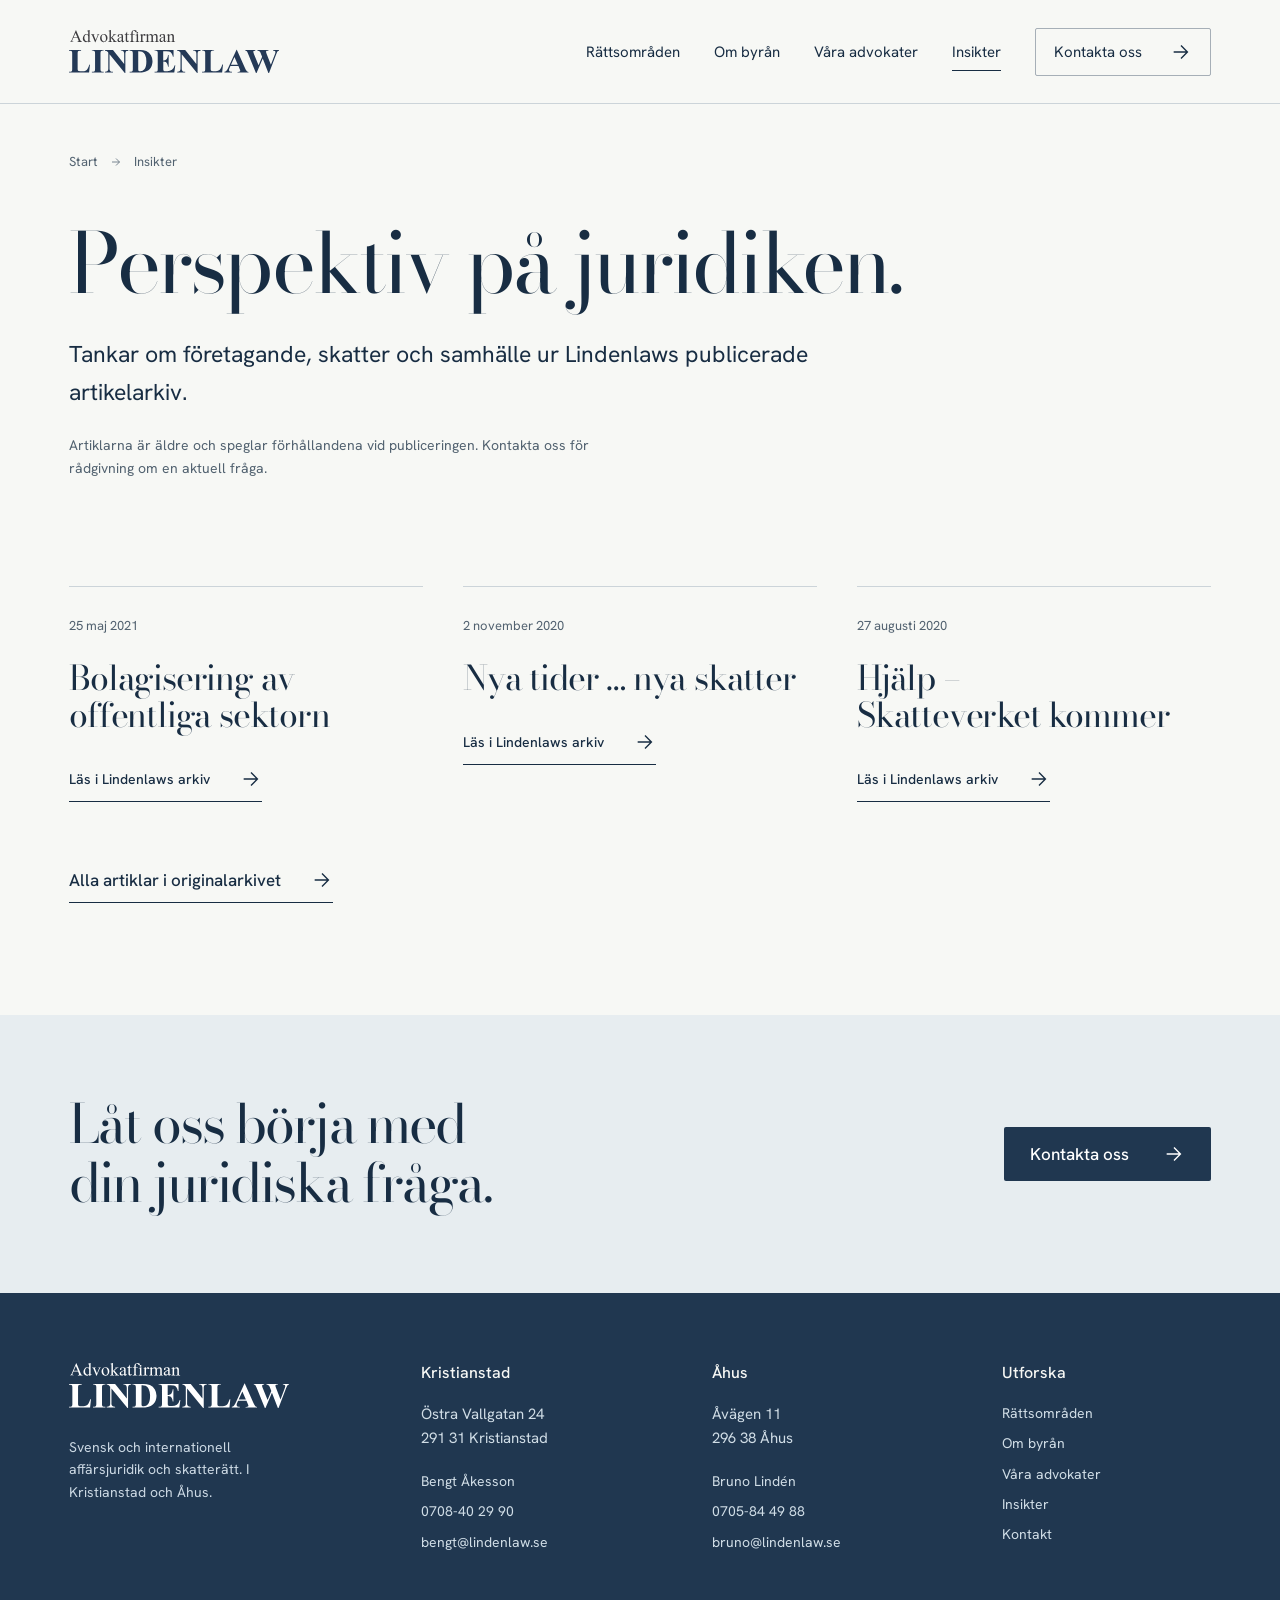
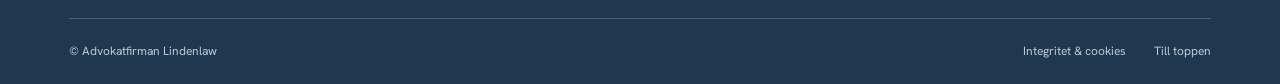
<file: insikter.html>
<!doctype html><html lang="sv"><head><meta charset="utf-8"><meta name="viewport" content="width=device-width, initial-scale=1"><title>Insikter &amp; artikelarkiv | Lindenlaw</title><meta name="description" content="Läs Lindenlaws publicerade artiklar om juridik, företagande och skatter. Ett urval ur byråns artikelarkiv."><meta name="theme-color" content="#203750"><meta property="og:type" content="website"><meta property="og:locale" content="sv_SE"><meta property="og:title" content="Insikter &amp; artikelarkiv | Lindenlaw"><meta property="og:description" content="Läs Lindenlaws publicerade artiklar om juridik, företagande och skatter. Ett urval ur byråns artikelarkiv."><meta property="og:image" content="https://lindenlaw.se/wp-content/uploads/2022/04/bolagsratt2_fixad_komp.jpg"><link rel="icon" href="assets/favicon.png"><link rel="preload" href="assets/bodoni-moda.woff2" as="font" type="font/woff2" crossorigin><link rel="preload" href="assets/hanken-grotesk.woff2" as="font" type="font/woff2" crossorigin><link rel="stylesheet" href="styles.css"><script src="script.js" defer></script><script type="application/ld+json">{"@context": "https://schema.org", "@type": "LegalService", "name": "Advokatfirman Lindenlaw", "description": "Svensk och internationell affärsjuridik och skatterätt. Kontor i Kristianstad och Åhus.", "url": "https://lindenlaw.se/", "areaServed": "Sverige", "address": [{"@type": "PostalAddress", "streetAddress": "Östra Vallgatan 24", "postalCode": "291 31", "addressLocality": "Kristianstad", "addressCountry": "SE"}, {"@type": "PostalAddress", "streetAddress": "Åvägen 11", "postalCode": "296 38", "addressLocality": "Åhus", "addressCountry": "SE"}], "employee": [{"@type": "Person", "name": "Bengt Åkesson", "jobTitle": "Advokat", "email": "bengt@lindenlaw.se", "telephone": "+46708402990"}, {"@type": "Person", "name": "Bruno Lindén", "jobTitle": "Advokat", "email": "bruno@lindenlaw.se", "telephone": "+46705844988"}]}</script><noscript><style>@media(max-width:800px){.site-header,.home .site-header{height:auto;position:relative;background:#203750;color:white}.site-header .wrap{display:block;padding-block:20px}.mobile-menu-button{display:none}.main-nav{position:static;visibility:visible;opacity:1;transform:none;padding:20px 0 0;display:flex;flex-direction:row;flex-wrap:wrap;gap:10px 20px}.main-nav>a,.main-nav .nav-contact{font:16px 'Hanken Grotesk',sans-serif;padding:8px 0;margin:0;border:0}.logo-light{display:block}.logo-dark{display:none}}</style></noscript></head><body id="top" class="inner-page"><a class="skip-link" href="#main">Till innehållet</a><header class="site-header"><div class="wrap"><a class="brand" href="index.html" aria-label="Lindenlaw – startsida"><img class="logo-dark" src="assets/lindenlaw-logo.svg" width="210" height="44" alt="Advokatfirman Lindenlaw"><img class="logo-light" src="assets/lindenlaw-logo-white.svg" width="210" height="44" alt="Advokatfirman Lindenlaw"></a><button class="mobile-menu-button" aria-expanded="false" aria-controls="main-nav"><span>Meny</span><i aria-hidden="true"></i></button><nav class="main-nav" id="main-nav" aria-label="Huvudmeny"><a href="tjanster.html" >Rättsområden</a><a href="om-oss.html" >Om byrån</a><a href="om-oss.html#advokater" >Våra advokater</a><a href="insikter.html" aria-current=page>Insikter</a><a class="nav-contact" href="kontakt.html" >Kontakta oss<svg viewBox="0 0 24 24" aria-hidden="true"><path d="M4 12h15M12 5l7 7-7 7"/></svg></a></nav></div></header><main id="main"><section class="page-intro wrap"><nav class="breadcrumb" aria-label="Brödsmulor"><a href="index.html">Start</a><svg viewBox="0 0 24 24" aria-hidden="true"><path d="M4 12h15M12 5l7 7-7 7"/></svg><span aria-current="page">Insikter</span></nav><h1>Perspektiv på juridiken.</h1><p class="intro-text">Tankar om företagande, skatter och samhälle ur Lindenlaws publicerade artikelarkiv.</p><p class="muted small">Artiklarna är äldre och speglar förhållandena vid publiceringen. Kontakta oss för rådgivning om en aktuell fråga.</p></section><section class="section wrap" style="padding-top:0"><div class="article-list"><article><time datetime="2021-05-25">25 maj 2021</time><h2>Bolagisering av offentliga sektorn</h2><a class="text-link" href="https://lindenlaw.se/2021/05/25/bolagisering-av-offentliga-sektorn/">Läs i Lindenlaws arkiv<svg viewBox="0 0 24 24" aria-hidden="true"><path d="M4 12h15M12 5l7 7-7 7"/></svg></a></article><article><time datetime="2020-11-02">2 november 2020</time><h2>Nya tider … nya skatter</h2><a class="text-link" href="https://lindenlaw.se/2020/11/02/nya-tider-nya-skatter/">Läs i Lindenlaws arkiv<svg viewBox="0 0 24 24" aria-hidden="true"><path d="M4 12h15M12 5l7 7-7 7"/></svg></a></article><article><time datetime="2020-08-27">27 augusti 2020</time><h2>Hjälp – Skatteverket kommer</h2><a class="text-link" href="https://lindenlaw.se/2020/08/27/hjalp-skatteverket-kommer/">Läs i Lindenlaws arkiv<svg viewBox="0 0 24 24" aria-hidden="true"><path d="M4 12h15M12 5l7 7-7 7"/></svg></a></article></div><div class="actions" style="margin-top:55px"><a class="text-link" href="https://lindenlaw.se/blogg/">Alla artiklar i originalarkivet<svg viewBox="0 0 24 24" aria-hidden="true"><path d="M4 12h15M12 5l7 7-7 7"/></svg></a></div></section><section class="contact-band"><div class="wrap"><h2>Låt oss börja med<br>din juridiska fråga.</h2><a class="button" href="kontakt.html">Kontakta oss<svg viewBox="0 0 24 24" aria-hidden="true"><path d="M4 12h15M12 5l7 7-7 7"/></svg></a></div></section></main><footer class="site-footer"><div class="wrap"><div class="footer-main"><div class="footer-brand"><a href="index.html"><img src="assets/lindenlaw-logo-white.svg" alt="Advokatfirman Lindenlaw" width="220" height="46" loading="lazy"></a><p>Svensk och internationell affärsjuridik och skatterätt. I Kristianstad och Åhus.</p></div><div><h3>Kristianstad</h3><address>Östra Vallgatan 24<br>291 31 Kristianstad</address><div class="footer-links"><a href="bengt-akesson.html">Bengt Åkesson</a><a href="tel:+46708402990">0708-40 29 90</a><a href="mailto:bengt@lindenlaw.se?subject=F%C3%B6rfr%C3%A5gan%20till%20Lindenlaw&body=Hej%20Bengt%2C%0A%0AJag%20vill%20komma%20i%20kontakt%20med%20er%20ang%C3%A5ende%3A%0A%0AKort%20beskrivning%3A%0A%0AMitt%20namn%3A%0AF%C3%B6retag%20%28om%20aktuellt%29%3A%0ATelefonnummer%3A%0A%0AV%C3%A4nliga%20h%C3%A4lsningar">bengt@lindenlaw.se</a></div></div><div><h3>Åhus</h3><address>Åvägen 11<br>296 38 Åhus</address><div class="footer-links"><a href="bruno-linden.html">Bruno Lindén</a><a href="tel:+46705844988">0705-84 49 88</a><a href="mailto:bruno@lindenlaw.se?subject=F%C3%B6rfr%C3%A5gan%20till%20Lindenlaw&body=Hej%20Bruno%2C%0A%0AJag%20vill%20komma%20i%20kontakt%20med%20er%20ang%C3%A5ende%3A%0A%0AKort%20beskrivning%3A%0A%0AMitt%20namn%3A%0AF%C3%B6retag%20%28om%20aktuellt%29%3A%0ATelefonnummer%3A%0A%0AV%C3%A4nliga%20h%C3%A4lsningar">bruno@lindenlaw.se</a></div></div><div><h3>Utforska</h3><nav class="footer-links" aria-label="Sidfotsmeny"><a href="tjanster.html">Rättsområden</a><a href="om-oss.html">Om byrån</a><a href="om-oss.html#advokater">Våra advokater</a><a href="insikter.html">Insikter</a><a href="kontakt.html">Kontakt</a></nav></div></div><div class="footer-bottom"><span>© Advokatfirman Lindenlaw</span><div><a href="integritet.html">Integritet & cookies</a><a href="#top">Till toppen</a></div></div></div></footer></body></html>
</file>
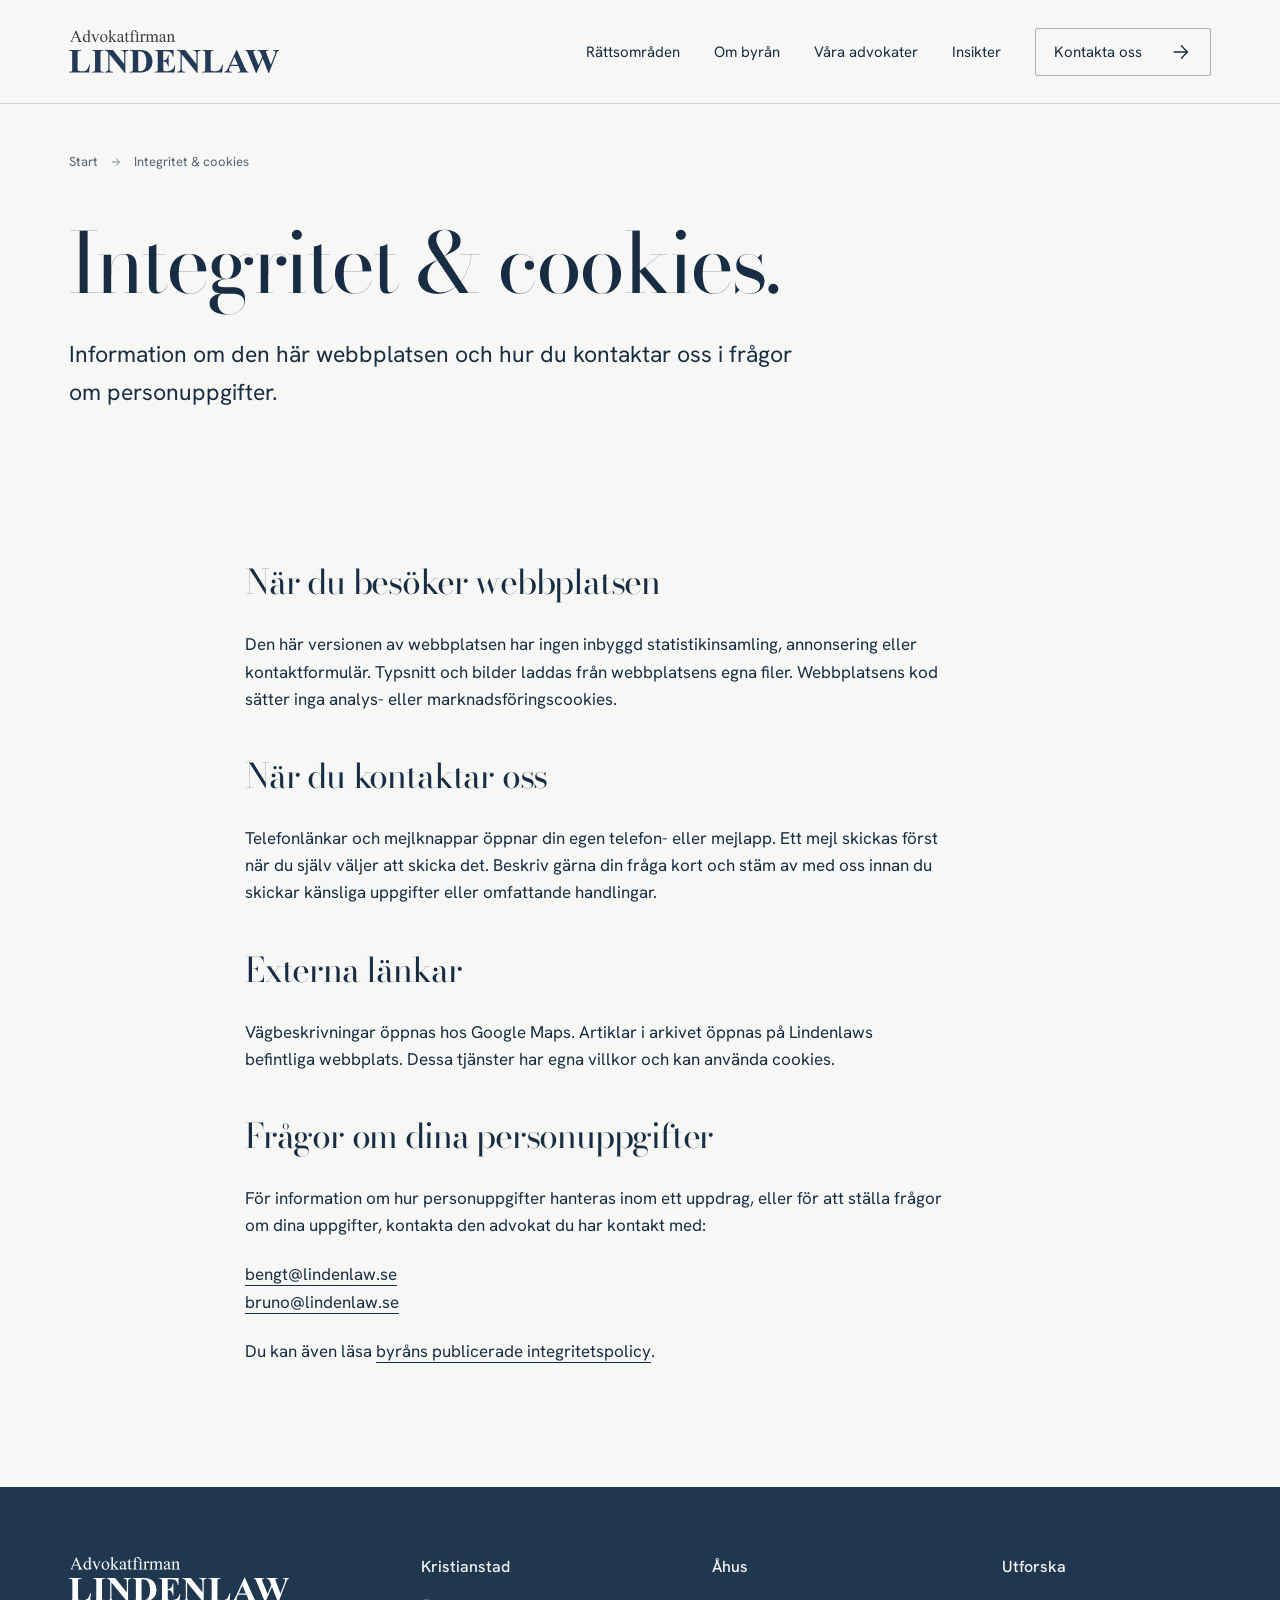
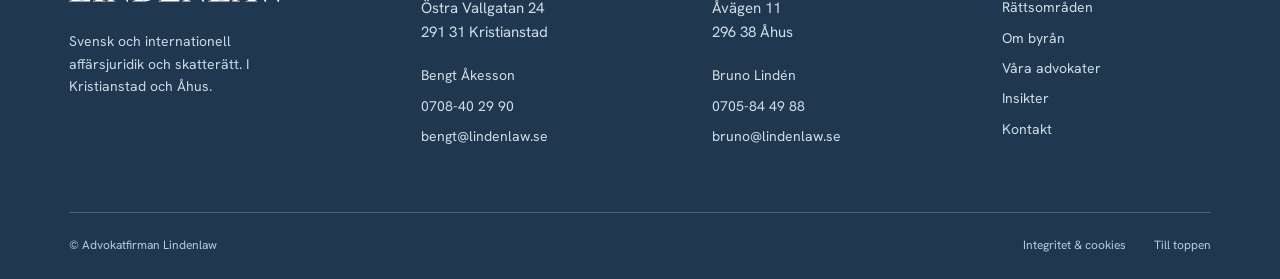
<file: integritet.html>
<!doctype html><html lang="sv"><head><meta charset="utf-8"><meta name="viewport" content="width=device-width, initial-scale=1"><title>Integritet &amp; cookies | Lindenlaw</title><meta name="description" content="Information om personuppgifter, mejlkontakt, externa länkar och cookies på Lindenlaws webbplats."><meta name="theme-color" content="#203750"><meta property="og:type" content="website"><meta property="og:locale" content="sv_SE"><meta property="og:title" content="Integritet &amp; cookies | Lindenlaw"><meta property="og:description" content="Information om personuppgifter, mejlkontakt, externa länkar och cookies på Lindenlaws webbplats."><meta property="og:image" content="https://lindenlaw.se/wp-content/uploads/2022/04/bolagsratt2_fixad_komp.jpg"><link rel="icon" href="assets/favicon.png"><link rel="preload" href="assets/bodoni-moda.woff2" as="font" type="font/woff2" crossorigin><link rel="preload" href="assets/hanken-grotesk.woff2" as="font" type="font/woff2" crossorigin><link rel="stylesheet" href="styles.css"><script src="script.js" defer></script><script type="application/ld+json">{"@context": "https://schema.org", "@type": "LegalService", "name": "Advokatfirman Lindenlaw", "description": "Svensk och internationell affärsjuridik och skatterätt. Kontor i Kristianstad och Åhus.", "url": "https://lindenlaw.se/", "areaServed": "Sverige", "address": [{"@type": "PostalAddress", "streetAddress": "Östra Vallgatan 24", "postalCode": "291 31", "addressLocality": "Kristianstad", "addressCountry": "SE"}, {"@type": "PostalAddress", "streetAddress": "Åvägen 11", "postalCode": "296 38", "addressLocality": "Åhus", "addressCountry": "SE"}], "employee": [{"@type": "Person", "name": "Bengt Åkesson", "jobTitle": "Advokat", "email": "bengt@lindenlaw.se", "telephone": "+46708402990"}, {"@type": "Person", "name": "Bruno Lindén", "jobTitle": "Advokat", "email": "bruno@lindenlaw.se", "telephone": "+46705844988"}]}</script><noscript><style>@media(max-width:800px){.site-header,.home .site-header{height:auto;position:relative;background:#203750;color:white}.site-header .wrap{display:block;padding-block:20px}.mobile-menu-button{display:none}.main-nav{position:static;visibility:visible;opacity:1;transform:none;padding:20px 0 0;display:flex;flex-direction:row;flex-wrap:wrap;gap:10px 20px}.main-nav>a,.main-nav .nav-contact{font:16px 'Hanken Grotesk',sans-serif;padding:8px 0;margin:0;border:0}.logo-light{display:block}.logo-dark{display:none}}</style></noscript></head><body id="top" class="inner-page"><a class="skip-link" href="#main">Till innehållet</a><header class="site-header"><div class="wrap"><a class="brand" href="index.html" aria-label="Lindenlaw – startsida"><img class="logo-dark" src="assets/lindenlaw-logo.svg" width="210" height="44" alt="Advokatfirman Lindenlaw"><img class="logo-light" src="assets/lindenlaw-logo-white.svg" width="210" height="44" alt="Advokatfirman Lindenlaw"></a><button class="mobile-menu-button" aria-expanded="false" aria-controls="main-nav"><span>Meny</span><i aria-hidden="true"></i></button><nav class="main-nav" id="main-nav" aria-label="Huvudmeny"><a href="tjanster.html" >Rättsområden</a><a href="om-oss.html" >Om byrån</a><a href="om-oss.html#advokater" >Våra advokater</a><a href="insikter.html" >Insikter</a><a class="nav-contact" href="kontakt.html" >Kontakta oss<svg viewBox="0 0 24 24" aria-hidden="true"><path d="M4 12h15M12 5l7 7-7 7"/></svg></a></nav></div></header><main id="main"><section class="page-intro wrap"><nav class="breadcrumb" aria-label="Brödsmulor"><a href="index.html">Start</a><svg viewBox="0 0 24 24" aria-hidden="true"><path d="M4 12h15M12 5l7 7-7 7"/></svg><span aria-current="page">Integritet & cookies</span></nav><h1>Integritet & cookies.</h1><p class="intro-text">Information om den här webbplatsen och hur du kontaktar oss i frågor om personuppgifter.</p></section><div class="wrap privacy-main"><article class="prose"><h2>När du besöker webbplatsen</h2><p>Den här versionen av webbplatsen har ingen inbyggd statistikinsamling, annonsering eller kontaktformulär. Typsnitt och bilder laddas från webbplatsens egna filer. Webbplatsens kod sätter inga analys- eller marknadsföringscookies.</p><h2>När du kontaktar oss</h2><p>Telefonlänkar och mejlknappar öppnar din egen telefon- eller mejlapp. Ett mejl skickas först när du själv väljer att skicka det. Beskriv gärna din fråga kort och stäm av med oss innan du skickar känsliga uppgifter eller omfattande handlingar.</p><h2>Externa länkar</h2><p>Vägbeskrivningar öppnas hos Google Maps. Artiklar i arkivet öppnas på Lindenlaws befintliga webbplats. Dessa tjänster har egna villkor och kan använda cookies.</p><h2>Frågor om dina personuppgifter</h2><p>För information om hur personuppgifter hanteras inom ett uppdrag, eller för att ställa frågor om dina uppgifter, kontakta den advokat du har kontakt med:</p><p><a href="mailto:bengt@lindenlaw.se">bengt@lindenlaw.se</a><br><a href="mailto:bruno@lindenlaw.se">bruno@lindenlaw.se</a></p><p>Du kan även läsa <a href="https://lindenlaw.se/integritetspolicy/">byråns publicerade integritetspolicy</a>.</p></article></div></main><footer class="site-footer"><div class="wrap"><div class="footer-main"><div class="footer-brand"><a href="index.html"><img src="assets/lindenlaw-logo-white.svg" alt="Advokatfirman Lindenlaw" width="220" height="46" loading="lazy"></a><p>Svensk och internationell affärsjuridik och skatterätt. I Kristianstad och Åhus.</p></div><div><h3>Kristianstad</h3><address>Östra Vallgatan 24<br>291 31 Kristianstad</address><div class="footer-links"><a href="bengt-akesson.html">Bengt Åkesson</a><a href="tel:+46708402990">0708-40 29 90</a><a href="mailto:bengt@lindenlaw.se?subject=F%C3%B6rfr%C3%A5gan%20till%20Lindenlaw&body=Hej%20Bengt%2C%0A%0AJag%20vill%20komma%20i%20kontakt%20med%20er%20ang%C3%A5ende%3A%0A%0AKort%20beskrivning%3A%0A%0AMitt%20namn%3A%0AF%C3%B6retag%20%28om%20aktuellt%29%3A%0ATelefonnummer%3A%0A%0AV%C3%A4nliga%20h%C3%A4lsningar">bengt@lindenlaw.se</a></div></div><div><h3>Åhus</h3><address>Åvägen 11<br>296 38 Åhus</address><div class="footer-links"><a href="bruno-linden.html">Bruno Lindén</a><a href="tel:+46705844988">0705-84 49 88</a><a href="mailto:bruno@lindenlaw.se?subject=F%C3%B6rfr%C3%A5gan%20till%20Lindenlaw&body=Hej%20Bruno%2C%0A%0AJag%20vill%20komma%20i%20kontakt%20med%20er%20ang%C3%A5ende%3A%0A%0AKort%20beskrivning%3A%0A%0AMitt%20namn%3A%0AF%C3%B6retag%20%28om%20aktuellt%29%3A%0ATelefonnummer%3A%0A%0AV%C3%A4nliga%20h%C3%A4lsningar">bruno@lindenlaw.se</a></div></div><div><h3>Utforska</h3><nav class="footer-links" aria-label="Sidfotsmeny"><a href="tjanster.html">Rättsområden</a><a href="om-oss.html">Om byrån</a><a href="om-oss.html#advokater">Våra advokater</a><a href="insikter.html">Insikter</a><a href="kontakt.html">Kontakt</a></nav></div></div><div class="footer-bottom"><span>© Advokatfirman Lindenlaw</span><div><a href="integritet.html">Integritet & cookies</a><a href="#top">Till toppen</a></div></div></div></footer></body></html>
</file>
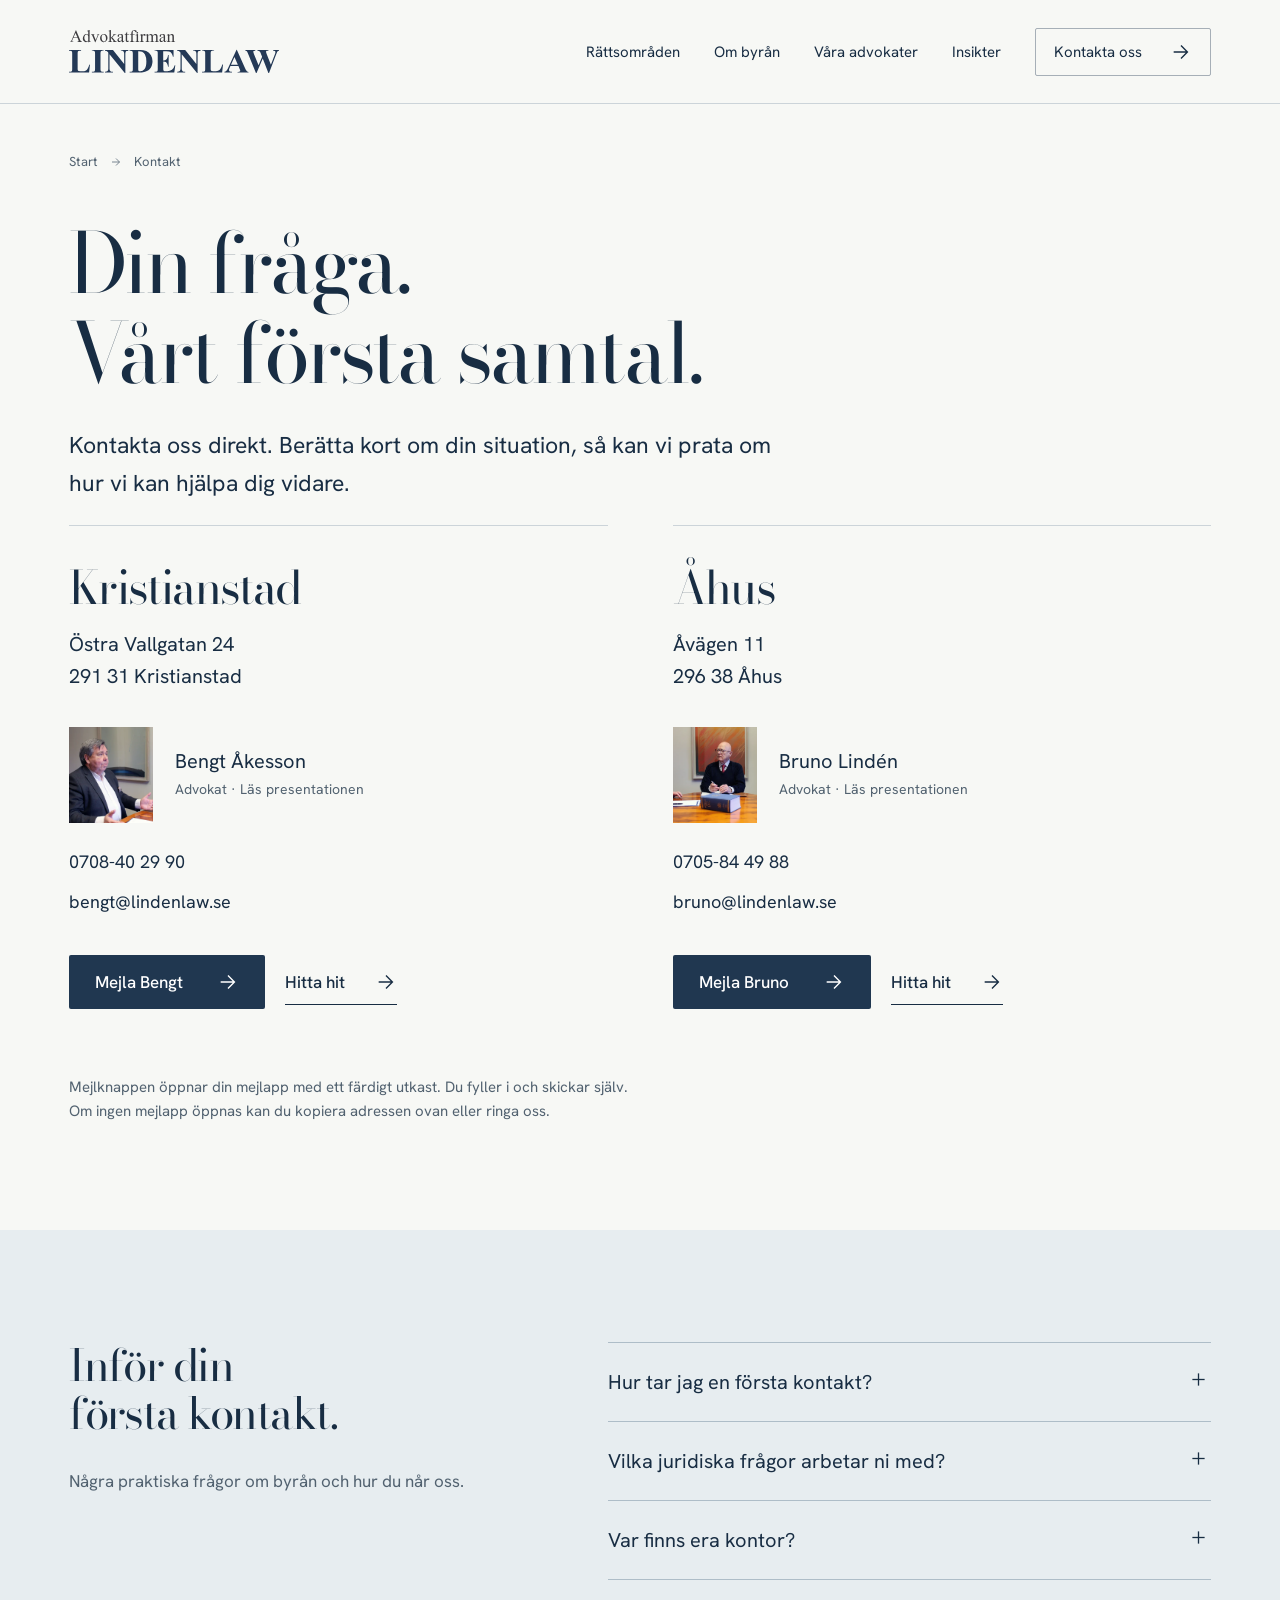
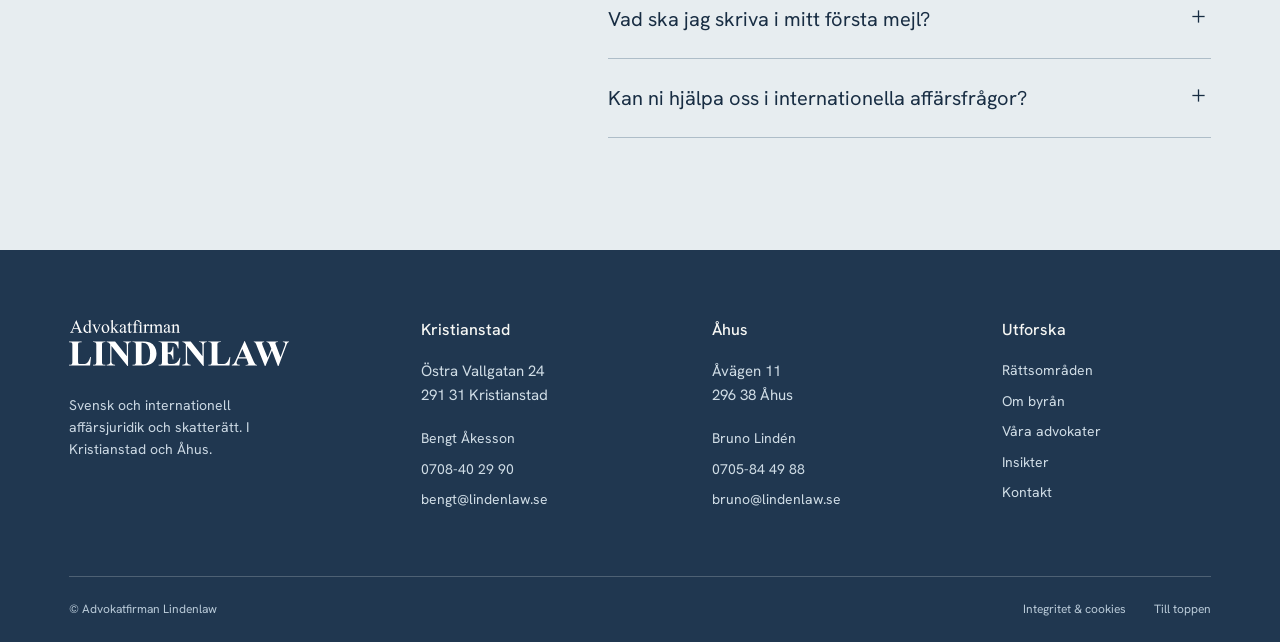
<file: kontakt.html>
<!doctype html><html lang="sv"><head><meta charset="utf-8"><meta name="viewport" content="width=device-width, initial-scale=1"><title>Kontakta våra advokater | Lindenlaw</title><meta name="description" content="Kontakta Bengt Åkesson i Kristianstad, 0708-40 29 90, eller Bruno Lindén i Åhus, 0705-84 49 88. Adresser, mejl och vägbeskrivningar."><meta name="theme-color" content="#203750"><meta property="og:type" content="website"><meta property="og:locale" content="sv_SE"><meta property="og:title" content="Kontakta våra advokater | Lindenlaw"><meta property="og:description" content="Kontakta Bengt Åkesson i Kristianstad, 0708-40 29 90, eller Bruno Lindén i Åhus, 0705-84 49 88. Adresser, mejl och vägbeskrivningar."><meta property="og:image" content="https://lindenlaw.se/wp-content/uploads/2022/04/bolagsratt2_fixad_komp.jpg"><link rel="icon" href="assets/favicon.png"><link rel="preload" href="assets/bodoni-moda.woff2" as="font" type="font/woff2" crossorigin><link rel="preload" href="assets/hanken-grotesk.woff2" as="font" type="font/woff2" crossorigin><link rel="stylesheet" href="styles.css"><script src="script.js" defer></script><script type="application/ld+json">{"@context": "https://schema.org", "@type": "LegalService", "name": "Advokatfirman Lindenlaw", "description": "Svensk och internationell affärsjuridik och skatterätt. Kontor i Kristianstad och Åhus.", "url": "https://lindenlaw.se/", "areaServed": "Sverige", "address": [{"@type": "PostalAddress", "streetAddress": "Östra Vallgatan 24", "postalCode": "291 31", "addressLocality": "Kristianstad", "addressCountry": "SE"}, {"@type": "PostalAddress", "streetAddress": "Åvägen 11", "postalCode": "296 38", "addressLocality": "Åhus", "addressCountry": "SE"}], "employee": [{"@type": "Person", "name": "Bengt Åkesson", "jobTitle": "Advokat", "email": "bengt@lindenlaw.se", "telephone": "+46708402990"}, {"@type": "Person", "name": "Bruno Lindén", "jobTitle": "Advokat", "email": "bruno@lindenlaw.se", "telephone": "+46705844988"}]}</script><noscript><style>@media(max-width:800px){.site-header,.home .site-header{height:auto;position:relative;background:#203750;color:white}.site-header .wrap{display:block;padding-block:20px}.mobile-menu-button{display:none}.main-nav{position:static;visibility:visible;opacity:1;transform:none;padding:20px 0 0;display:flex;flex-direction:row;flex-wrap:wrap;gap:10px 20px}.main-nav>a,.main-nav .nav-contact{font:16px 'Hanken Grotesk',sans-serif;padding:8px 0;margin:0;border:0}.logo-light{display:block}.logo-dark{display:none}}</style></noscript></head><body id="top" class="inner-page"><a class="skip-link" href="#main">Till innehållet</a><header class="site-header"><div class="wrap"><a class="brand" href="index.html" aria-label="Lindenlaw – startsida"><img class="logo-dark" src="assets/lindenlaw-logo.svg" width="210" height="44" alt="Advokatfirman Lindenlaw"><img class="logo-light" src="assets/lindenlaw-logo-white.svg" width="210" height="44" alt="Advokatfirman Lindenlaw"></a><button class="mobile-menu-button" aria-expanded="false" aria-controls="main-nav"><span>Meny</span><i aria-hidden="true"></i></button><nav class="main-nav" id="main-nav" aria-label="Huvudmeny"><a href="tjanster.html" >Rättsområden</a><a href="om-oss.html" >Om byrån</a><a href="om-oss.html#advokater" >Våra advokater</a><a href="insikter.html" >Insikter</a><a class="nav-contact" href="kontakt.html" aria-current=page>Kontakta oss<svg viewBox="0 0 24 24" aria-hidden="true"><path d="M4 12h15M12 5l7 7-7 7"/></svg></a></nav></div></header><main id="main"><section class="page-intro wrap"><nav class="breadcrumb" aria-label="Brödsmulor"><a href="index.html">Start</a><svg viewBox="0 0 24 24" aria-hidden="true"><path d="M4 12h15M12 5l7 7-7 7"/></svg><span aria-current="page">Kontakt</span></nav><h1>Din fråga.<br>Vårt första samtal.</h1><p class="intro-text">Kontakta oss direkt. Berätta kort om din situation, så kan vi prata om hur vi kan hjälpa dig vidare.</p><div class="office-grid"><article class="office" id="kristianstad"><h2>Kristianstad</h2><address>Östra Vallgatan 24<br>291 31 Kristianstad</address><a class="person-mini" href="bengt-akesson.html"><img class="" src="assets/bengt-akesson.webp" srcset="assets/bengt-akesson-640.webp 640w, assets/bengt-akesson.webp 1200w" sizes="84px" width="1200" height="968" alt="Bengt Åkesson" loading="lazy" decoding="async" ><div><h3>Bengt Åkesson</h3><p>Advokat · Läs presentationen</p></div></a><div class="contact-details"><a href="tel:+46708402990">0708-40 29 90</a><a href="mailto:bengt@lindenlaw.se?subject=F%C3%B6rfr%C3%A5gan%20till%20Lindenlaw&body=Hej%20Bengt%2C%0A%0AJag%20vill%20komma%20i%20kontakt%20med%20er%20ang%C3%A5ende%3A%0A%0AKort%20beskrivning%3A%0A%0AMitt%20namn%3A%0AF%C3%B6retag%20%28om%20aktuellt%29%3A%0ATelefonnummer%3A%0A%0AV%C3%A4nliga%20h%C3%A4lsningar">bengt@lindenlaw.se</a></div><div class="actions"><a class="button" href="mailto:bengt@lindenlaw.se?subject=F%C3%B6rfr%C3%A5gan%20till%20Lindenlaw&body=Hej%20Bengt%2C%0A%0AJag%20vill%20komma%20i%20kontakt%20med%20er%20ang%C3%A5ende%3A%0A%0AKort%20beskrivning%3A%0A%0AMitt%20namn%3A%0AF%C3%B6retag%20%28om%20aktuellt%29%3A%0ATelefonnummer%3A%0A%0AV%C3%A4nliga%20h%C3%A4lsningar">Mejla Bengt<svg viewBox="0 0 24 24" aria-hidden="true"><path d="M4 12h15M12 5l7 7-7 7"/></svg></a><a class="text-link" href="https://www.google.com/maps/search/?api=1&query=%C3%96stra%20Vallgatan%2024%2C%20291%2031%20Kristianstad">Hitta hit<svg viewBox="0 0 24 24" aria-hidden="true"><path d="M4 12h15M12 5l7 7-7 7"/></svg></a></div></article><article class="office" id="ahus"><h2>Åhus</h2><address>Åvägen 11<br>296 38 Åhus</address><a class="person-mini" href="bruno-linden.html"><img class="" src="assets/bruno-linden.webp" srcset="assets/bruno-linden-640.webp 640w, assets/bruno-linden.webp 1200w" sizes="84px" width="1200" height="936" alt="Bruno Lindén" loading="lazy" decoding="async" ><div><h3>Bruno Lindén</h3><p>Advokat · Läs presentationen</p></div></a><div class="contact-details"><a href="tel:+46705844988">0705-84 49 88</a><a href="mailto:bruno@lindenlaw.se?subject=F%C3%B6rfr%C3%A5gan%20till%20Lindenlaw&body=Hej%20Bruno%2C%0A%0AJag%20vill%20komma%20i%20kontakt%20med%20er%20ang%C3%A5ende%3A%0A%0AKort%20beskrivning%3A%0A%0AMitt%20namn%3A%0AF%C3%B6retag%20%28om%20aktuellt%29%3A%0ATelefonnummer%3A%0A%0AV%C3%A4nliga%20h%C3%A4lsningar">bruno@lindenlaw.se</a></div><div class="actions"><a class="button" href="mailto:bruno@lindenlaw.se?subject=F%C3%B6rfr%C3%A5gan%20till%20Lindenlaw&body=Hej%20Bruno%2C%0A%0AJag%20vill%20komma%20i%20kontakt%20med%20er%20ang%C3%A5ende%3A%0A%0AKort%20beskrivning%3A%0A%0AMitt%20namn%3A%0AF%C3%B6retag%20%28om%20aktuellt%29%3A%0ATelefonnummer%3A%0A%0AV%C3%A4nliga%20h%C3%A4lsningar">Mejla Bruno<svg viewBox="0 0 24 24" aria-hidden="true"><path d="M4 12h15M12 5l7 7-7 7"/></svg></a><a class="text-link" href="https://www.google.com/maps/search/?api=1&query=%C3%85v%C3%A4gen%2011%2C%20296%2038%20%C3%85hus">Hitta hit<svg viewBox="0 0 24 24" aria-hidden="true"><path d="M4 12h15M12 5l7 7-7 7"/></svg></a></div></article></div><p class="contact-note">Mejlknappen öppnar din mejlapp med ett färdigt utkast. Du fyller i och skickar själv. Om ingen mejlapp öppnas kan du kopiera adressen ovan eller ringa oss.</p></section><section class="section faq-section"><div class="wrap content-grid"><div><h2>Inför din<br>första kontakt.</h2><p class="muted">Några praktiska frågor om byrån och hur du når oss.</p></div><div class="faq-list"><details><summary>Hur tar jag en första kontakt?<svg class="faq-icon" viewBox="0 0 24 24" aria-hidden="true"><path d="M5 12h14"/><path class="vertical" d="M12 5v14"/></svg></summary><p>Ring eller mejla Bengt Åkesson i Kristianstad eller Bruno Lindén i Åhus. Berätta kort vad ärendet gäller och hur vi når dig. Mejla-knapparna öppnar din mejlapp med ett utkast som du själv fyller i och skickar.</p></details><details><summary>Vilka juridiska frågor arbetar ni med?<svg class="faq-icon" viewBox="0 0 24 24" aria-hidden="true"><path d="M5 12h14"/><path class="vertical" d="M12 5v14"/></svg></summary><p>Vår huvudsakliga inriktning är svensk och internationell affärsjuridik och skatterätt. Vi arbetar med skatterätt, avtalsrätt och bolagsrätt samt brottmål, civilprocesser och skatteprocesser.</p></details><details><summary>Var finns era kontor?<svg class="faq-icon" viewBox="0 0 24 24" aria-hidden="true"><path d="M5 12h14"/><path class="vertical" d="M12 5v14"/></svg></summary><p>Kristianstadskontoret finns på Östra Vallgatan 24. Åhuskontoret finns på Åvägen 11. Kontakta respektive advokat för att komma överens om ett möte.</p></details><details><summary>Vad ska jag skriva i mitt första mejl?<svg class="faq-icon" viewBox="0 0 24 24" aria-hidden="true"><path d="M5 12h14"/><path class="vertical" d="M12 5v14"/></svg></summary><p>Skriv ditt namn, företag om det är aktuellt, telefonnummer och en kort beskrivning av frågan. Vänta gärna med känsliga uppgifter och omfattande handlingar tills vi har kommit överens om hur de ska lämnas.</p></details><details><summary>Kan ni hjälpa oss i internationella affärsfrågor?<svg class="faq-icon" viewBox="0 0 24 24" aria-hidden="true"><path d="M5 12h14"/><path class="vertical" d="M12 5v14"/></svg></summary><p>Ja, Lindenlaws inriktning omfattar svensk och internationell affärsjuridik. Kontakta oss för att berätta om den aktuella affären och de juridiska frågor du behöver hjälp med.</p></details></div></div></section></main><footer class="site-footer"><div class="wrap"><div class="footer-main"><div class="footer-brand"><a href="index.html"><img src="assets/lindenlaw-logo-white.svg" alt="Advokatfirman Lindenlaw" width="220" height="46" loading="lazy"></a><p>Svensk och internationell affärsjuridik och skatterätt. I Kristianstad och Åhus.</p></div><div><h3>Kristianstad</h3><address>Östra Vallgatan 24<br>291 31 Kristianstad</address><div class="footer-links"><a href="bengt-akesson.html">Bengt Åkesson</a><a href="tel:+46708402990">0708-40 29 90</a><a href="mailto:bengt@lindenlaw.se?subject=F%C3%B6rfr%C3%A5gan%20till%20Lindenlaw&body=Hej%20Bengt%2C%0A%0AJag%20vill%20komma%20i%20kontakt%20med%20er%20ang%C3%A5ende%3A%0A%0AKort%20beskrivning%3A%0A%0AMitt%20namn%3A%0AF%C3%B6retag%20%28om%20aktuellt%29%3A%0ATelefonnummer%3A%0A%0AV%C3%A4nliga%20h%C3%A4lsningar">bengt@lindenlaw.se</a></div></div><div><h3>Åhus</h3><address>Åvägen 11<br>296 38 Åhus</address><div class="footer-links"><a href="bruno-linden.html">Bruno Lindén</a><a href="tel:+46705844988">0705-84 49 88</a><a href="mailto:bruno@lindenlaw.se?subject=F%C3%B6rfr%C3%A5gan%20till%20Lindenlaw&body=Hej%20Bruno%2C%0A%0AJag%20vill%20komma%20i%20kontakt%20med%20er%20ang%C3%A5ende%3A%0A%0AKort%20beskrivning%3A%0A%0AMitt%20namn%3A%0AF%C3%B6retag%20%28om%20aktuellt%29%3A%0ATelefonnummer%3A%0A%0AV%C3%A4nliga%20h%C3%A4lsningar">bruno@lindenlaw.se</a></div></div><div><h3>Utforska</h3><nav class="footer-links" aria-label="Sidfotsmeny"><a href="tjanster.html">Rättsområden</a><a href="om-oss.html">Om byrån</a><a href="om-oss.html#advokater">Våra advokater</a><a href="insikter.html">Insikter</a><a href="kontakt.html">Kontakt</a></nav></div></div><div class="footer-bottom"><span>© Advokatfirman Lindenlaw</span><div><a href="integritet.html">Integritet & cookies</a><a href="#top">Till toppen</a></div></div></div></footer></body></html>
</file>
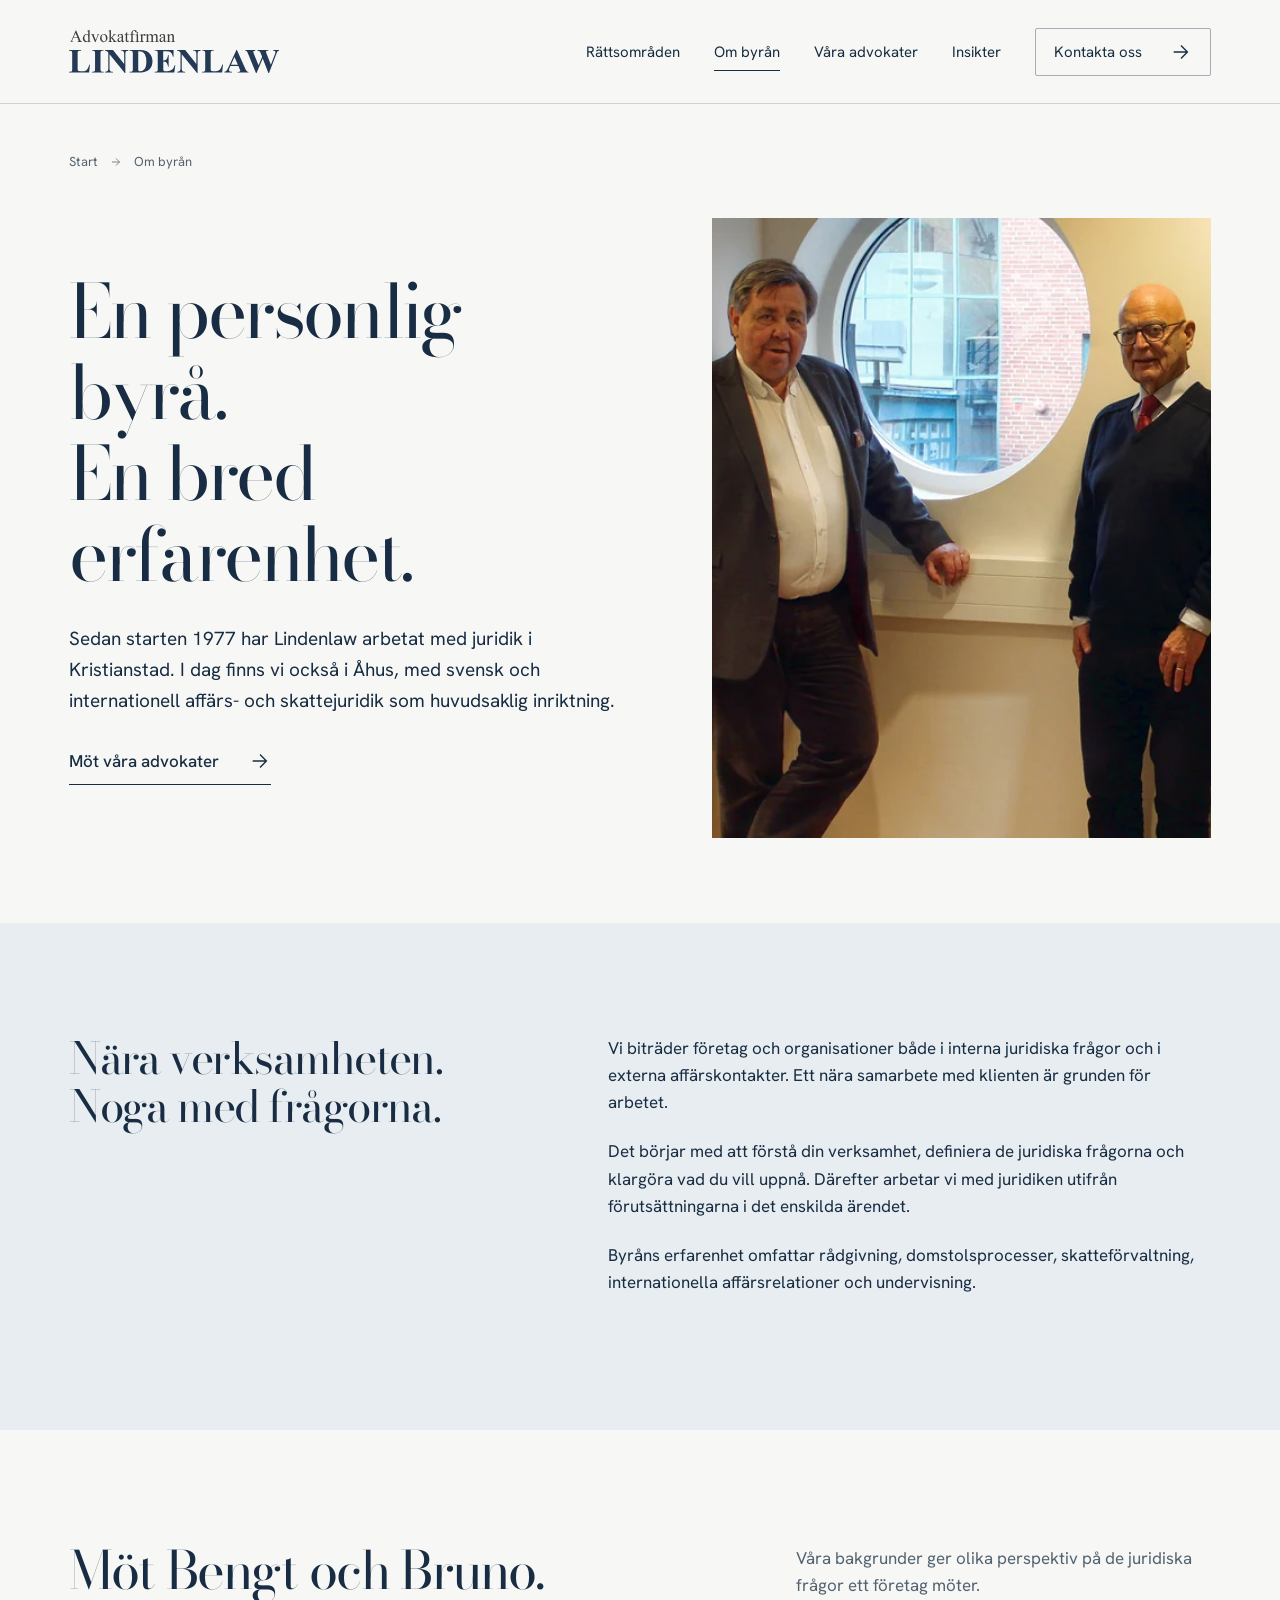
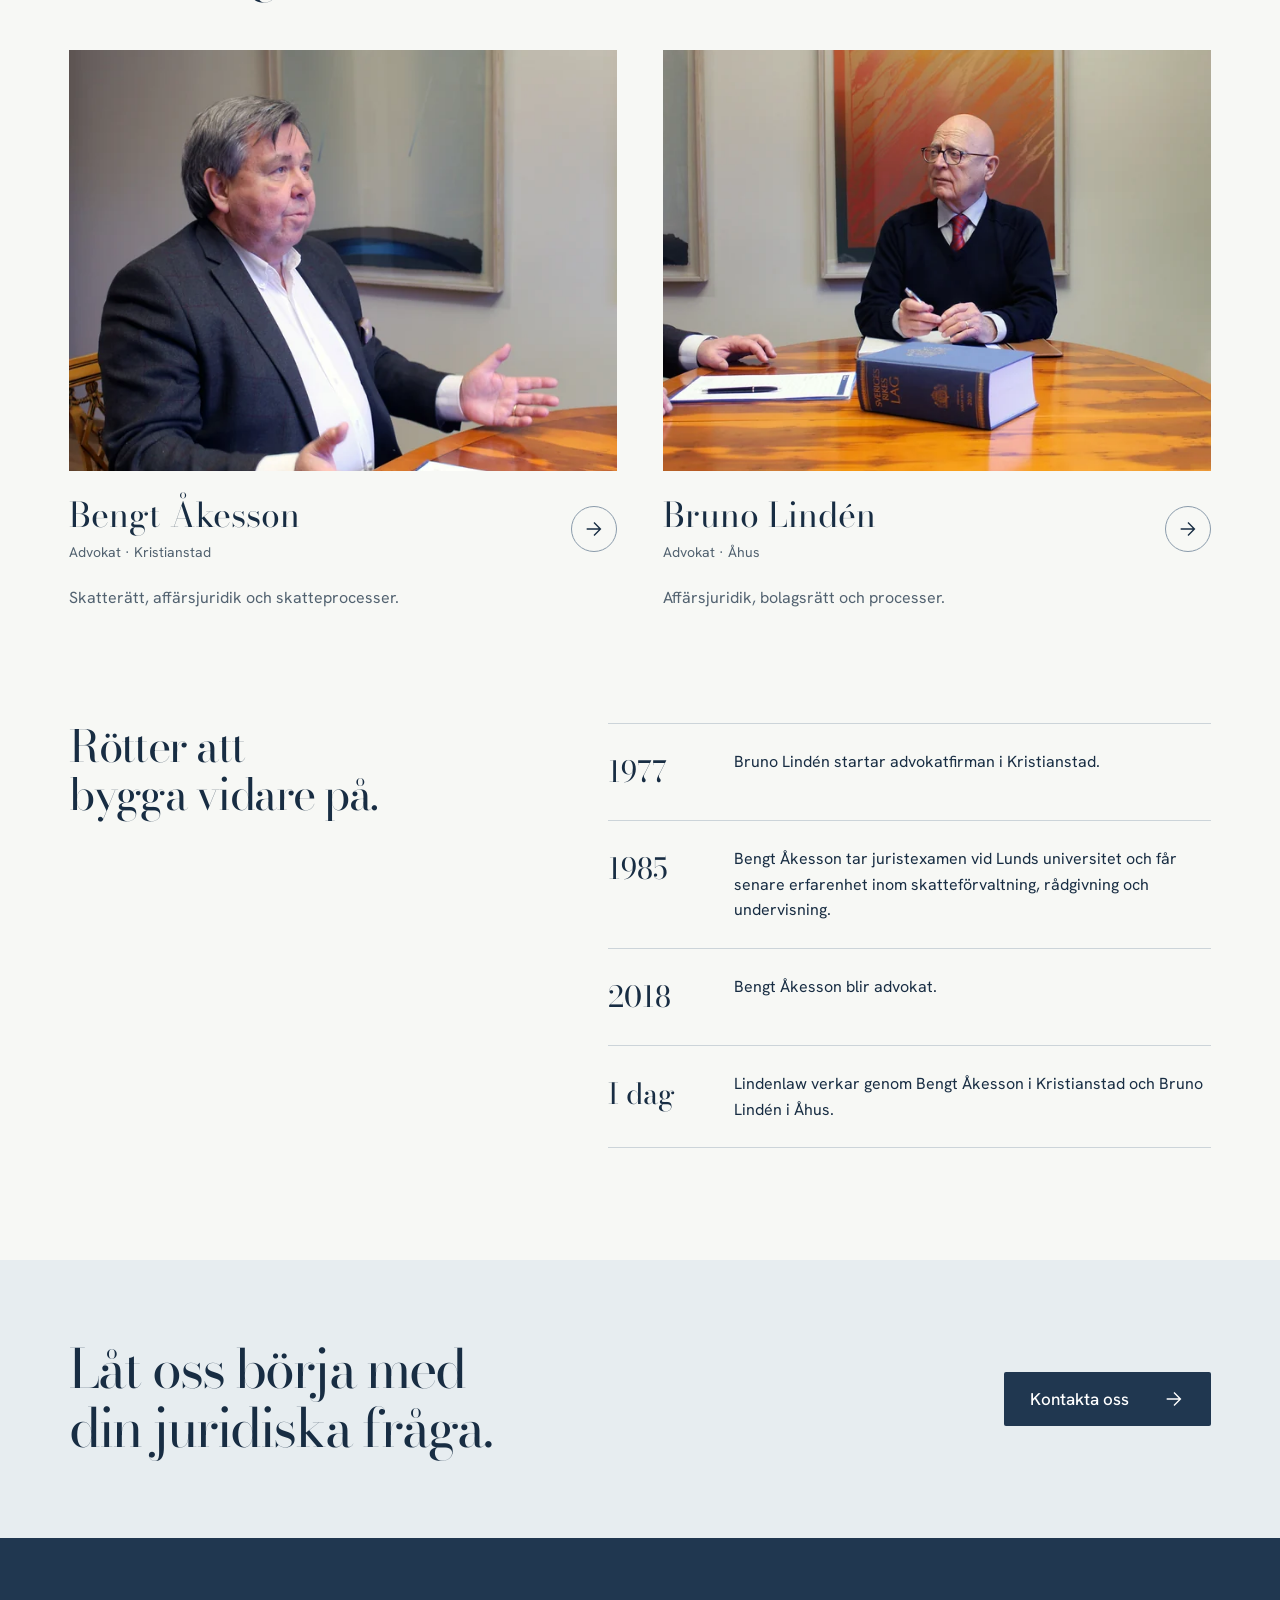
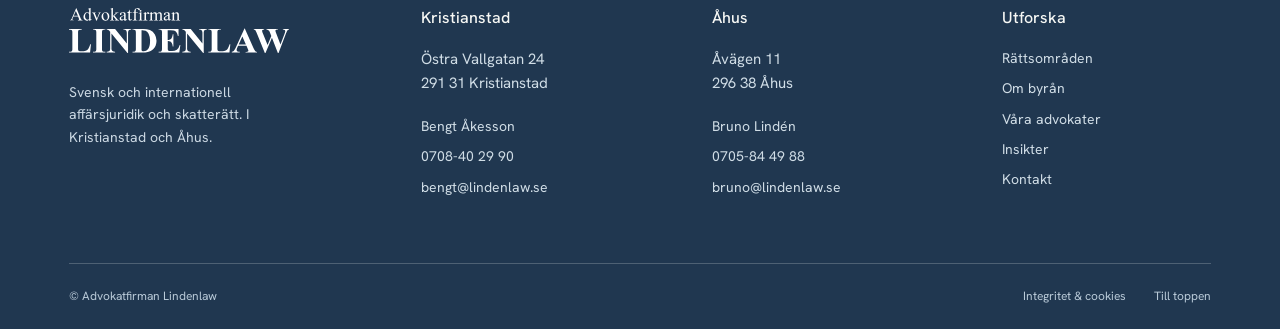
<file: om-oss.html>
<!doctype html><html lang="sv"><head><meta charset="utf-8"><meta name="viewport" content="width=device-width, initial-scale=1"><title>Om advokatfirman Lindenlaw | Lindenlaw</title><meta name="description" content="Lär känna Lindenlaw. Byrån grundades 1977 och arbetar med svensk och internationell affärs- och skattejuridik i Kristianstad och Åhus."><meta name="theme-color" content="#203750"><meta property="og:type" content="website"><meta property="og:locale" content="sv_SE"><meta property="og:title" content="Om advokatfirman Lindenlaw | Lindenlaw"><meta property="og:description" content="Lär känna Lindenlaw. Byrån grundades 1977 och arbetar med svensk och internationell affärs- och skattejuridik i Kristianstad och Åhus."><meta property="og:image" content="https://lindenlaw.se/wp-content/uploads/2022/04/bolagsratt2_fixad_komp.jpg"><link rel="icon" href="assets/favicon.png"><link rel="preload" href="assets/bodoni-moda.woff2" as="font" type="font/woff2" crossorigin><link rel="preload" href="assets/hanken-grotesk.woff2" as="font" type="font/woff2" crossorigin><link rel="stylesheet" href="styles.css"><script src="script.js" defer></script><script type="application/ld+json">{"@context": "https://schema.org", "@type": "LegalService", "name": "Advokatfirman Lindenlaw", "description": "Svensk och internationell affärsjuridik och skatterätt. Kontor i Kristianstad och Åhus.", "url": "https://lindenlaw.se/", "areaServed": "Sverige", "address": [{"@type": "PostalAddress", "streetAddress": "Östra Vallgatan 24", "postalCode": "291 31", "addressLocality": "Kristianstad", "addressCountry": "SE"}, {"@type": "PostalAddress", "streetAddress": "Åvägen 11", "postalCode": "296 38", "addressLocality": "Åhus", "addressCountry": "SE"}], "employee": [{"@type": "Person", "name": "Bengt Åkesson", "jobTitle": "Advokat", "email": "bengt@lindenlaw.se", "telephone": "+46708402990"}, {"@type": "Person", "name": "Bruno Lindén", "jobTitle": "Advokat", "email": "bruno@lindenlaw.se", "telephone": "+46705844988"}]}</script><noscript><style>@media(max-width:800px){.site-header,.home .site-header{height:auto;position:relative;background:#203750;color:white}.site-header .wrap{display:block;padding-block:20px}.mobile-menu-button{display:none}.main-nav{position:static;visibility:visible;opacity:1;transform:none;padding:20px 0 0;display:flex;flex-direction:row;flex-wrap:wrap;gap:10px 20px}.main-nav>a,.main-nav .nav-contact{font:16px 'Hanken Grotesk',sans-serif;padding:8px 0;margin:0;border:0}.logo-light{display:block}.logo-dark{display:none}}</style></noscript></head><body id="top" class="inner-page"><a class="skip-link" href="#main">Till innehållet</a><header class="site-header"><div class="wrap"><a class="brand" href="index.html" aria-label="Lindenlaw – startsida"><img class="logo-dark" src="assets/lindenlaw-logo.svg" width="210" height="44" alt="Advokatfirman Lindenlaw"><img class="logo-light" src="assets/lindenlaw-logo-white.svg" width="210" height="44" alt="Advokatfirman Lindenlaw"></a><button class="mobile-menu-button" aria-expanded="false" aria-controls="main-nav"><span>Meny</span><i aria-hidden="true"></i></button><nav class="main-nav" id="main-nav" aria-label="Huvudmeny"><a href="tjanster.html" >Rättsområden</a><a href="om-oss.html" aria-current=page>Om byrån</a><a href="om-oss.html#advokater" >Våra advokater</a><a href="insikter.html" >Insikter</a><a class="nav-contact" href="kontakt.html" >Kontakta oss<svg viewBox="0 0 24 24" aria-hidden="true"><path d="M4 12h15M12 5l7 7-7 7"/></svg></a></nav></div></header><main id="main"><section class="page-intro wrap"><nav class="breadcrumb" aria-label="Brödsmulor"><a href="index.html">Start</a><svg viewBox="0 0 24 24" aria-hidden="true"><path d="M4 12h15M12 5l7 7-7 7"/></svg><span aria-current="page">Om byrån</span></nav><div class="about-intro"><div><h1>En personlig byrå.<br>En bred erfarenhet.</h1><p class="intro-text">Sedan starten 1977 har Lindenlaw arbetat med juridik i Kristianstad. I dag finns vi också i Åhus, med svensk och internationell affärs- och skattejuridik som huvudsaklig inriktning.</p><a class="text-link" href="#advokater">Möt våra advokater<svg viewBox="0 0 24 24" aria-hidden="true"><path d="M4 12h15M12 5l7 7-7 7"/></svg></a></div><img class="" src="assets/team-window.webp" srcset="assets/team-window-640.webp 640w, assets/team-window-960.webp 960w, assets/team-window.webp 1526w" sizes="(max-width: 580px) 100vw, 50vw" width="1526" height="1313" alt="Bengt Åkesson och Bruno Lindén" loading="eager" decoding="async" fetchpriority=high></div></section><section class="section about-split"><div class="wrap content-grid"><h2>Nära verksamheten.<br>Noga med frågorna.</h2><div><p>Vi biträder företag och organisationer både i interna juridiska frågor och i externa affärskontakter. Ett nära samarbete med klienten är grunden för arbetet.</p><p>Det börjar med att förstå din verksamhet, definiera de juridiska frågorna och klargöra vad du vill uppnå. Därefter arbetar vi med juridiken utifrån förutsättningarna i det enskilda ärendet.</p><p>Byråns erfarenhet omfattar rådgivning, domstolsprocesser, skatteförvaltning, internationella affärsrelationer och undervisning.</p></div></div></section><section class="section wrap" id="advokater"><div class="section-head"><h2>Möt Bengt och Bruno.</h2><p>Våra bakgrunder ger olika perspektiv på de juridiska frågor ett företag möter.</p></div><div class="people-grid"><article><a class="person-link" href="bengt-akesson.html"><div class="person-photo"><img class="" src="assets/bengt-akesson.webp" srcset="assets/bengt-akesson-640.webp 640w, assets/bengt-akesson.webp 1200w" sizes="(max-width: 580px) 100vw, 50vw" width="1200" height="968" alt="Bengt Åkesson, advokat på Lindenlaw" loading="lazy" decoding="async" ></div><div class="person-heading"><div><h3>Bengt Åkesson</h3><p>Advokat · Kristianstad</p></div><span class="round-arrow"><svg viewBox="0 0 24 24" aria-hidden="true"><path d="M4 12h15M12 5l7 7-7 7"/></svg></span></div></a><p class="person-focus">Skatterätt, affärsjuridik och skatteprocesser.</p></article><article><a class="person-link" href="bruno-linden.html"><div class="person-photo"><img class="" src="assets/bruno-linden.webp" srcset="assets/bruno-linden-640.webp 640w, assets/bruno-linden.webp 1200w" sizes="(max-width: 580px) 100vw, 50vw" width="1200" height="936" alt="Bruno Lindén, advokat på Lindenlaw" loading="lazy" decoding="async" ></div><div class="person-heading"><div><h3>Bruno Lindén</h3><p>Advokat · Åhus</p></div><span class="round-arrow"><svg viewBox="0 0 24 24" aria-hidden="true"><path d="M4 12h15M12 5l7 7-7 7"/></svg></span></div></a><p class="person-focus">Affärsjuridik, bolagsrätt och processer.</p></article></div></section><section class="section wrap content-grid" style="padding-top:0"><h2>Rötter att<br>bygga vidare på.</h2><ol class="timeline"><li><strong>1977</strong><p>Bruno Lindén startar advokatfirman i Kristianstad.</p></li><li><strong>1985</strong><p>Bengt Åkesson tar juristexamen vid Lunds universitet och får senare erfarenhet inom skatteförvaltning, rådgivning och undervisning.</p></li><li><strong>2018</strong><p>Bengt Åkesson blir advokat.</p></li><li><strong>I dag</strong><p>Lindenlaw verkar genom Bengt Åkesson i Kristianstad och Bruno Lindén i Åhus.</p></li></ol></section><section class="contact-band"><div class="wrap"><h2>Låt oss börja med<br>din juridiska fråga.</h2><a class="button" href="kontakt.html">Kontakta oss<svg viewBox="0 0 24 24" aria-hidden="true"><path d="M4 12h15M12 5l7 7-7 7"/></svg></a></div></section></main><footer class="site-footer"><div class="wrap"><div class="footer-main"><div class="footer-brand"><a href="index.html"><img src="assets/lindenlaw-logo-white.svg" alt="Advokatfirman Lindenlaw" width="220" height="46" loading="lazy"></a><p>Svensk och internationell affärsjuridik och skatterätt. I Kristianstad och Åhus.</p></div><div><h3>Kristianstad</h3><address>Östra Vallgatan 24<br>291 31 Kristianstad</address><div class="footer-links"><a href="bengt-akesson.html">Bengt Åkesson</a><a href="tel:+46708402990">0708-40 29 90</a><a href="mailto:bengt@lindenlaw.se?subject=F%C3%B6rfr%C3%A5gan%20till%20Lindenlaw&body=Hej%20Bengt%2C%0A%0AJag%20vill%20komma%20i%20kontakt%20med%20er%20ang%C3%A5ende%3A%0A%0AKort%20beskrivning%3A%0A%0AMitt%20namn%3A%0AF%C3%B6retag%20%28om%20aktuellt%29%3A%0ATelefonnummer%3A%0A%0AV%C3%A4nliga%20h%C3%A4lsningar">bengt@lindenlaw.se</a></div></div><div><h3>Åhus</h3><address>Åvägen 11<br>296 38 Åhus</address><div class="footer-links"><a href="bruno-linden.html">Bruno Lindén</a><a href="tel:+46705844988">0705-84 49 88</a><a href="mailto:bruno@lindenlaw.se?subject=F%C3%B6rfr%C3%A5gan%20till%20Lindenlaw&body=Hej%20Bruno%2C%0A%0AJag%20vill%20komma%20i%20kontakt%20med%20er%20ang%C3%A5ende%3A%0A%0AKort%20beskrivning%3A%0A%0AMitt%20namn%3A%0AF%C3%B6retag%20%28om%20aktuellt%29%3A%0ATelefonnummer%3A%0A%0AV%C3%A4nliga%20h%C3%A4lsningar">bruno@lindenlaw.se</a></div></div><div><h3>Utforska</h3><nav class="footer-links" aria-label="Sidfotsmeny"><a href="tjanster.html">Rättsområden</a><a href="om-oss.html">Om byrån</a><a href="om-oss.html#advokater">Våra advokater</a><a href="insikter.html">Insikter</a><a href="kontakt.html">Kontakt</a></nav></div></div><div class="footer-bottom"><span>© Advokatfirman Lindenlaw</span><div><a href="integritet.html">Integritet & cookies</a><a href="#top">Till toppen</a></div></div></div></footer></body></html>
</file>
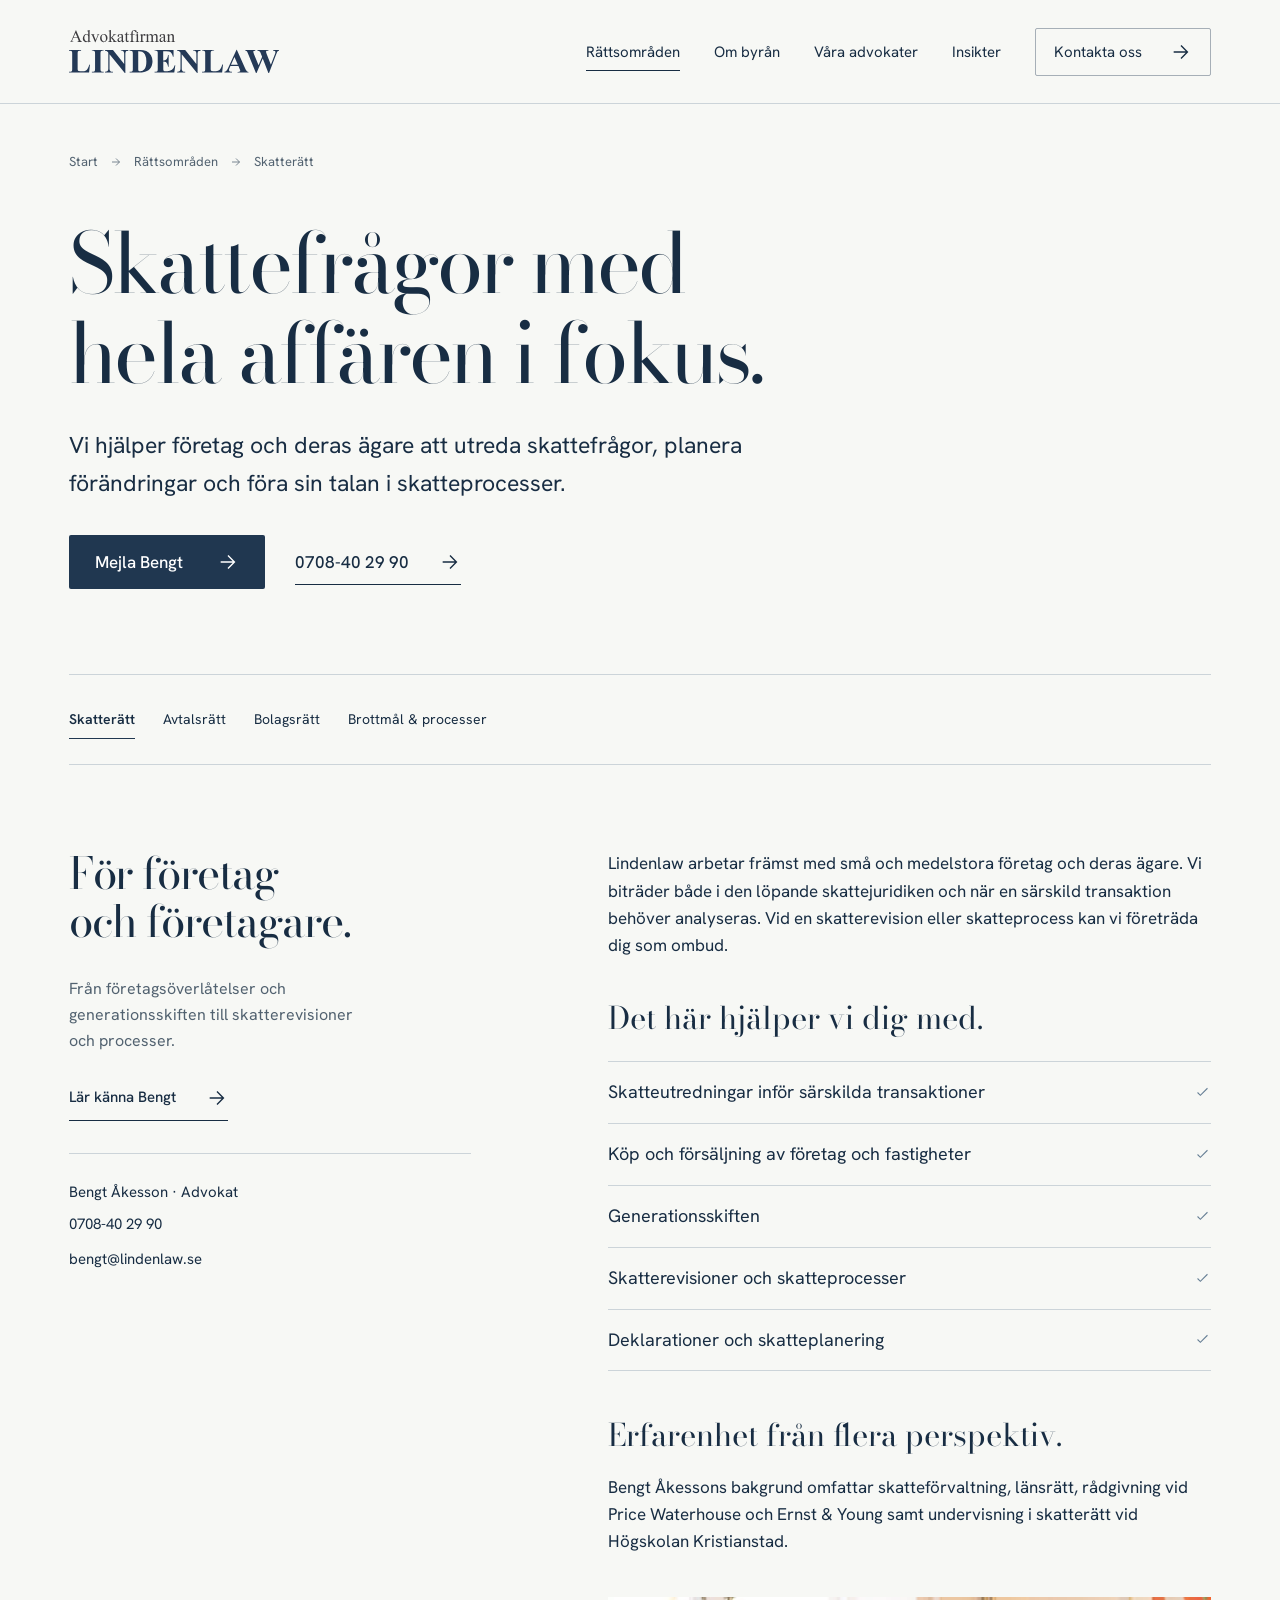
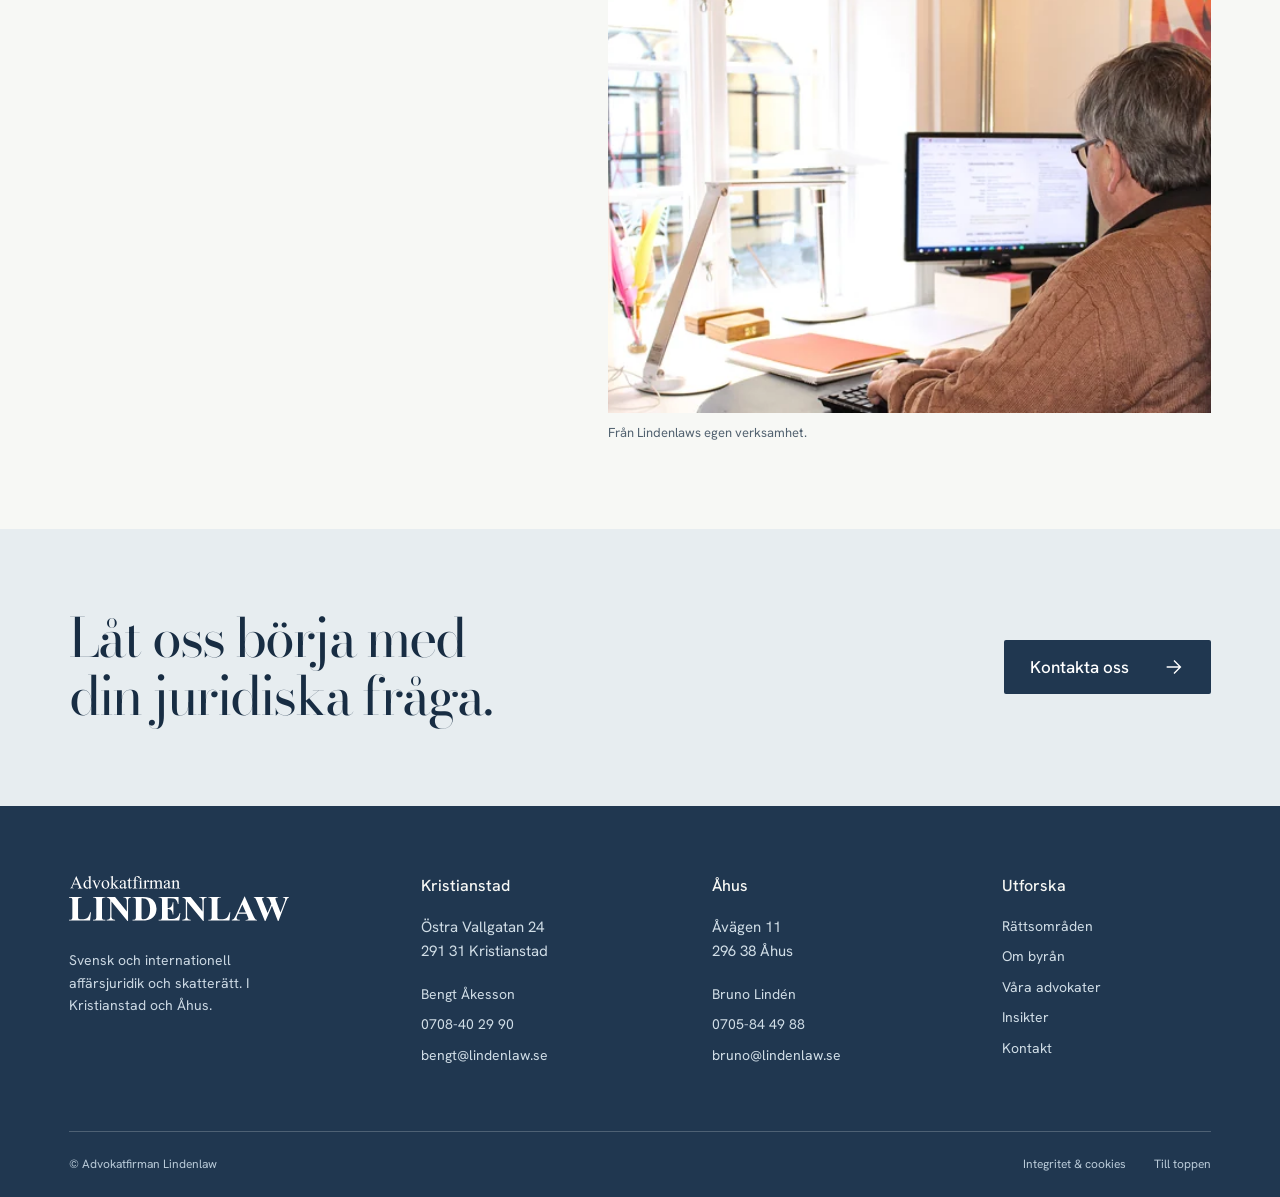
<file: skatteratt.html>
<!doctype html><html lang="sv"><head><meta charset="utf-8"><meta name="viewport" content="width=device-width, initial-scale=1"><title>Skatterätt i Kristianstad &amp; Åhus | Lindenlaw</title><meta name="description" content="Vi hjälper företag och deras ägare att utreda skattefrågor, planera förändringar och föra sin talan i skatteprocesser."><meta name="theme-color" content="#203750"><meta property="og:type" content="website"><meta property="og:locale" content="sv_SE"><meta property="og:title" content="Skatterätt i Kristianstad &amp; Åhus | Lindenlaw"><meta property="og:description" content="Vi hjälper företag och deras ägare att utreda skattefrågor, planera förändringar och föra sin talan i skatteprocesser."><meta property="og:image" content="https://lindenlaw.se/wp-content/uploads/2022/04/bolagsratt2_fixad_komp.jpg"><link rel="icon" href="assets/favicon.png"><link rel="preload" href="assets/bodoni-moda.woff2" as="font" type="font/woff2" crossorigin><link rel="preload" href="assets/hanken-grotesk.woff2" as="font" type="font/woff2" crossorigin><link rel="stylesheet" href="styles.css"><script src="script.js" defer></script><script type="application/ld+json">{"@context": "https://schema.org", "@type": "LegalService", "name": "Advokatfirman Lindenlaw", "description": "Svensk och internationell affärsjuridik och skatterätt. Kontor i Kristianstad och Åhus.", "url": "https://lindenlaw.se/", "areaServed": "Sverige", "address": [{"@type": "PostalAddress", "streetAddress": "Östra Vallgatan 24", "postalCode": "291 31", "addressLocality": "Kristianstad", "addressCountry": "SE"}, {"@type": "PostalAddress", "streetAddress": "Åvägen 11", "postalCode": "296 38", "addressLocality": "Åhus", "addressCountry": "SE"}], "employee": [{"@type": "Person", "name": "Bengt Åkesson", "jobTitle": "Advokat", "email": "bengt@lindenlaw.se", "telephone": "+46708402990"}, {"@type": "Person", "name": "Bruno Lindén", "jobTitle": "Advokat", "email": "bruno@lindenlaw.se", "telephone": "+46705844988"}]}</script><noscript><style>@media(max-width:800px){.site-header,.home .site-header{height:auto;position:relative;background:#203750;color:white}.site-header .wrap{display:block;padding-block:20px}.mobile-menu-button{display:none}.main-nav{position:static;visibility:visible;opacity:1;transform:none;padding:20px 0 0;display:flex;flex-direction:row;flex-wrap:wrap;gap:10px 20px}.main-nav>a,.main-nav .nav-contact{font:16px 'Hanken Grotesk',sans-serif;padding:8px 0;margin:0;border:0}.logo-light{display:block}.logo-dark{display:none}}</style></noscript></head><body id="top" class="inner-page"><a class="skip-link" href="#main">Till innehållet</a><header class="site-header"><div class="wrap"><a class="brand" href="index.html" aria-label="Lindenlaw – startsida"><img class="logo-dark" src="assets/lindenlaw-logo.svg" width="210" height="44" alt="Advokatfirman Lindenlaw"><img class="logo-light" src="assets/lindenlaw-logo-white.svg" width="210" height="44" alt="Advokatfirman Lindenlaw"></a><button class="mobile-menu-button" aria-expanded="false" aria-controls="main-nav"><span>Meny</span><i aria-hidden="true"></i></button><nav class="main-nav" id="main-nav" aria-label="Huvudmeny"><a href="tjanster.html" aria-current=page>Rättsområden</a><a href="om-oss.html" >Om byrån</a><a href="om-oss.html#advokater" >Våra advokater</a><a href="insikter.html" >Insikter</a><a class="nav-contact" href="kontakt.html" >Kontakta oss<svg viewBox="0 0 24 24" aria-hidden="true"><path d="M4 12h15M12 5l7 7-7 7"/></svg></a></nav></div></header><main id="main"><section class="page-intro wrap"><nav class="breadcrumb" aria-label="Brödsmulor"><a href="index.html">Start</a><svg viewBox="0 0 24 24" aria-hidden="true"><path d="M4 12h15M12 5l7 7-7 7"/></svg><a href="tjanster.html">Rättsområden</a><svg viewBox="0 0 24 24" aria-hidden="true"><path d="M4 12h15M12 5l7 7-7 7"/></svg><span aria-current="page">Skatterätt</span></nav><h1>Skattefrågor med hela affären i fokus.</h1><p class="intro-text">Vi hjälper företag och deras ägare att utreda skattefrågor, planera förändringar och föra sin talan i skatteprocesser.</p><div class="actions"><a class="button" href="mailto:bengt@lindenlaw.se?subject=F%C3%B6rfr%C3%A5gan%20om%20skatter%C3%A4tt&body=Hej%20Bengt%2C%0A%0AJag%20vill%20komma%20i%20kontakt%20med%20er%20ang%C3%A5ende%3A%0A%0AKort%20beskrivning%3A%0A%0AMitt%20namn%3A%0AF%C3%B6retag%20%28om%20aktuellt%29%3A%0ATelefonnummer%3A%0A%0AV%C3%A4nliga%20h%C3%A4lsningar">Mejla Bengt<svg viewBox="0 0 24 24" aria-hidden="true"><path d="M4 12h15M12 5l7 7-7 7"/></svg></a><a class="text-link" href="tel:+46708402990">0708-40 29 90<svg viewBox="0 0 24 24" aria-hidden="true"><path d="M4 12h15M12 5l7 7-7 7"/></svg></a></div></section><div class="wrap"><nav class="service-subnav" aria-label="Rättsområden"><a href="skatteratt.html" aria-current=page>Skatterätt</a><a href="avtalsratt.html" >Avtalsrätt</a><a href="bolagsratt.html" >Bolagsrätt</a><a href="brottmal-processer.html" >Brottmål & processer</a></nav></div><section class="service-body wrap content-grid"><aside class="service-aside"><h2>För företag och företagare.</h2><p>Från företagsöverlåtelser och generationsskiften till skatterevisioner och processer.</p><a class="text-link" href="bengt-akesson.html">Lär känna Bengt<svg viewBox="0 0 24 24" aria-hidden="true"><path d="M4 12h15M12 5l7 7-7 7"/></svg></a><div class="related-contact"><p>Bengt Åkesson · Advokat</p><a href="tel:+46708402990">0708-40 29 90</a><a href="mailto:bengt@lindenlaw.se?subject=F%C3%B6rfr%C3%A5gan%20till%20Lindenlaw&body=Hej%20Bengt%2C%0A%0AJag%20vill%20komma%20i%20kontakt%20med%20er%20ang%C3%A5ende%3A%0A%0AKort%20beskrivning%3A%0A%0AMitt%20namn%3A%0AF%C3%B6retag%20%28om%20aktuellt%29%3A%0ATelefonnummer%3A%0A%0AV%C3%A4nliga%20h%C3%A4lsningar">bengt@lindenlaw.se</a></div></aside><div><p>Lindenlaw arbetar främst med små och medelstora företag och deras ägare. Vi biträder både i den löpande skattejuridiken och när en särskild transaktion behöver analyseras. Vid en skatterevision eller skatteprocess kan vi företräda dig som ombud.</p><h3>Det här hjälper vi dig med.</h3><ul class="service-items"><li>Skatteutredningar inför särskilda transaktioner<svg viewBox="0 0 24 24" aria-hidden="true"><path d="m5 12 4 4L19 6"/></svg></li><li>Köp och försäljning av företag och fastigheter<svg viewBox="0 0 24 24" aria-hidden="true"><path d="m5 12 4 4L19 6"/></svg></li><li>Generationsskiften<svg viewBox="0 0 24 24" aria-hidden="true"><path d="m5 12 4 4L19 6"/></svg></li><li>Skatterevisioner och skatteprocesser<svg viewBox="0 0 24 24" aria-hidden="true"><path d="m5 12 4 4L19 6"/></svg></li><li>Deklarationer och skatteplanering<svg viewBox="0 0 24 24" aria-hidden="true"><path d="m5 12 4 4L19 6"/></svg></li></ul><h3>Erfarenhet från flera perspektiv.</h3><p>Bengt Åkessons bakgrund omfattar skatteförvaltning, länsrätt, rådgivning vid Price Waterhouse och Ernst & Young samt undervisning i skatterätt vid Högskolan Kristianstad.</p><figure class="service-figure"><img class="" src="assets/bengt-at-work.webp" srcset="assets/bengt-at-work-640.webp 640w, assets/bengt-at-work-1200.webp 1200w, assets/bengt-at-work.webp 1920w" sizes="(max-width: 580px) 100vw, 50vw" width="1920" height="1081" alt="Bengt Åkesson arbetar vid skrivbordet" loading="lazy" decoding="async" ><figcaption>Från Lindenlaws egen verksamhet.</figcaption></figure></div></section><section class="contact-band"><div class="wrap"><h2>Låt oss börja med<br>din juridiska fråga.</h2><a class="button" href="kontakt.html">Kontakta oss<svg viewBox="0 0 24 24" aria-hidden="true"><path d="M4 12h15M12 5l7 7-7 7"/></svg></a></div></section></main><footer class="site-footer"><div class="wrap"><div class="footer-main"><div class="footer-brand"><a href="index.html"><img src="assets/lindenlaw-logo-white.svg" alt="Advokatfirman Lindenlaw" width="220" height="46" loading="lazy"></a><p>Svensk och internationell affärsjuridik och skatterätt. I Kristianstad och Åhus.</p></div><div><h3>Kristianstad</h3><address>Östra Vallgatan 24<br>291 31 Kristianstad</address><div class="footer-links"><a href="bengt-akesson.html">Bengt Åkesson</a><a href="tel:+46708402990">0708-40 29 90</a><a href="mailto:bengt@lindenlaw.se?subject=F%C3%B6rfr%C3%A5gan%20till%20Lindenlaw&body=Hej%20Bengt%2C%0A%0AJag%20vill%20komma%20i%20kontakt%20med%20er%20ang%C3%A5ende%3A%0A%0AKort%20beskrivning%3A%0A%0AMitt%20namn%3A%0AF%C3%B6retag%20%28om%20aktuellt%29%3A%0ATelefonnummer%3A%0A%0AV%C3%A4nliga%20h%C3%A4lsningar">bengt@lindenlaw.se</a></div></div><div><h3>Åhus</h3><address>Åvägen 11<br>296 38 Åhus</address><div class="footer-links"><a href="bruno-linden.html">Bruno Lindén</a><a href="tel:+46705844988">0705-84 49 88</a><a href="mailto:bruno@lindenlaw.se?subject=F%C3%B6rfr%C3%A5gan%20till%20Lindenlaw&body=Hej%20Bruno%2C%0A%0AJag%20vill%20komma%20i%20kontakt%20med%20er%20ang%C3%A5ende%3A%0A%0AKort%20beskrivning%3A%0A%0AMitt%20namn%3A%0AF%C3%B6retag%20%28om%20aktuellt%29%3A%0ATelefonnummer%3A%0A%0AV%C3%A4nliga%20h%C3%A4lsningar">bruno@lindenlaw.se</a></div></div><div><h3>Utforska</h3><nav class="footer-links" aria-label="Sidfotsmeny"><a href="tjanster.html">Rättsområden</a><a href="om-oss.html">Om byrån</a><a href="om-oss.html#advokater">Våra advokater</a><a href="insikter.html">Insikter</a><a href="kontakt.html">Kontakt</a></nav></div></div><div class="footer-bottom"><span>© Advokatfirman Lindenlaw</span><div><a href="integritet.html">Integritet & cookies</a><a href="#top">Till toppen</a></div></div></div></footer></body></html>
</file>
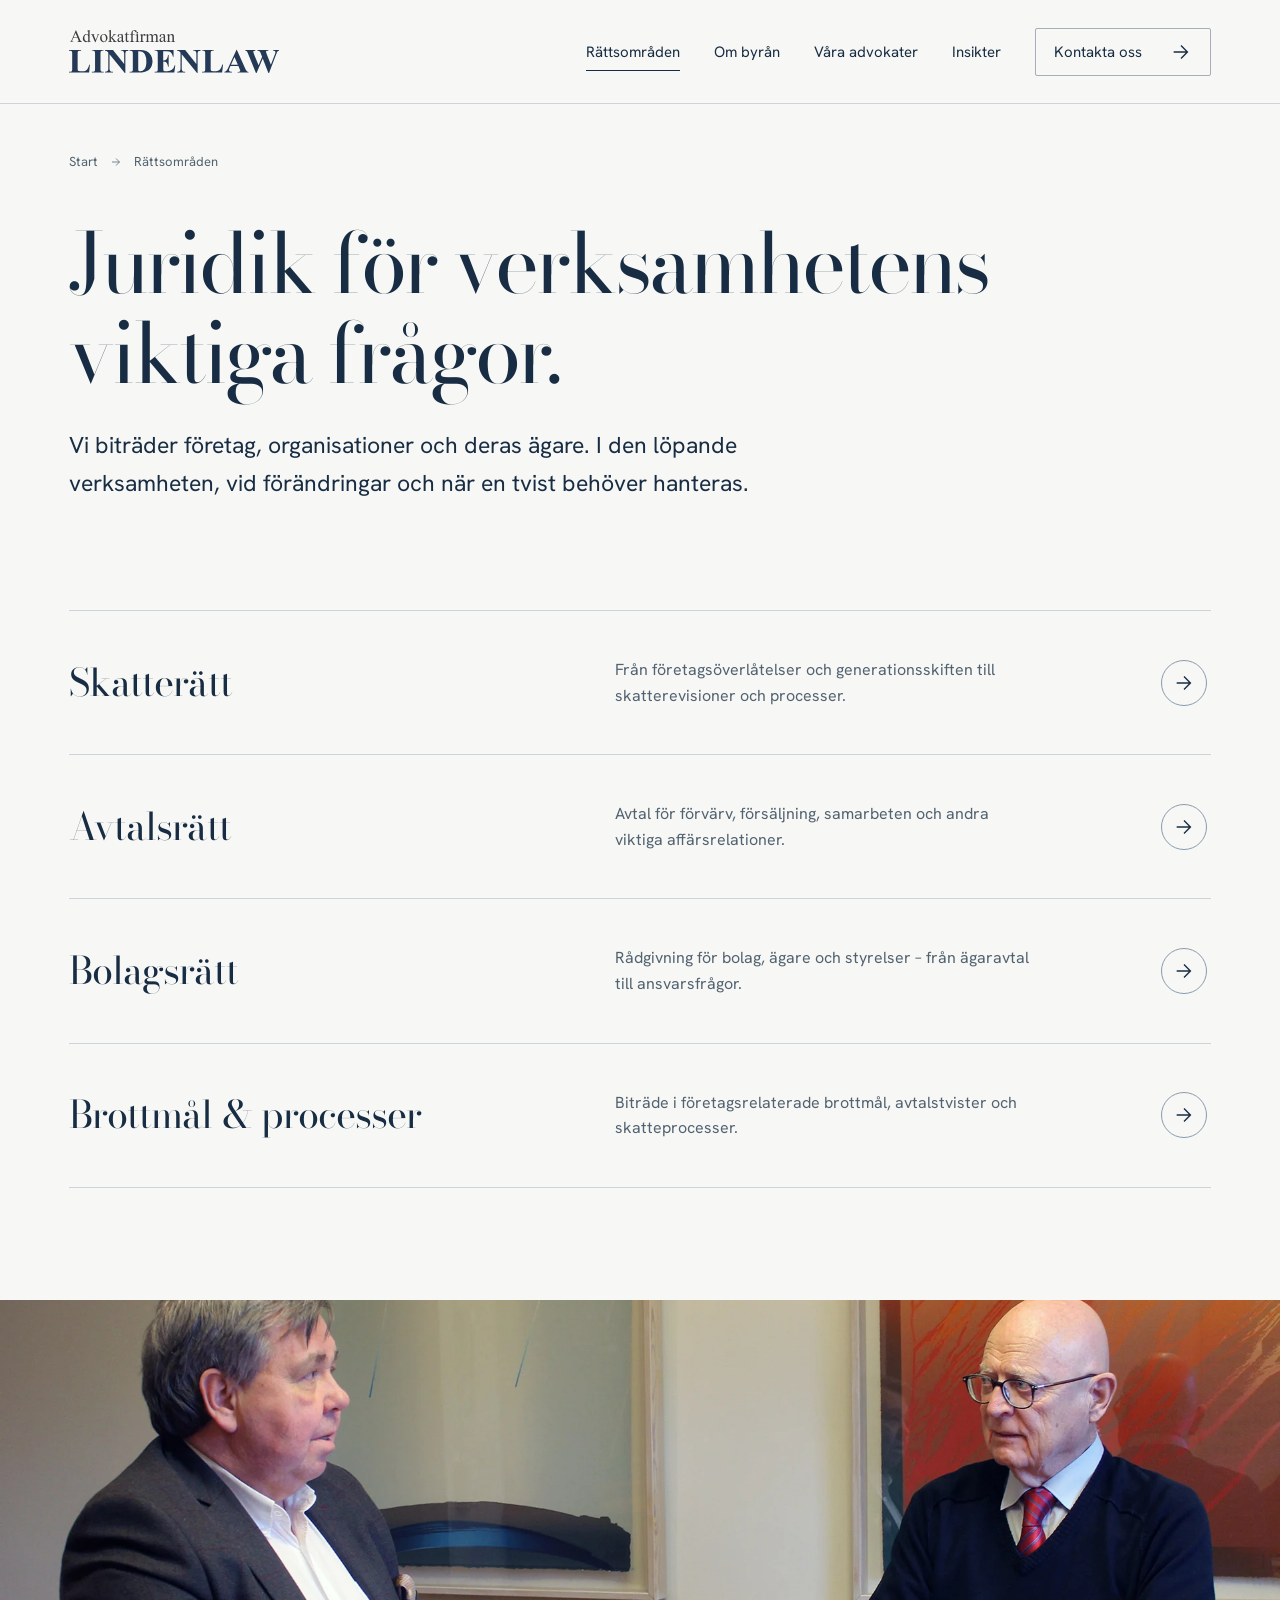
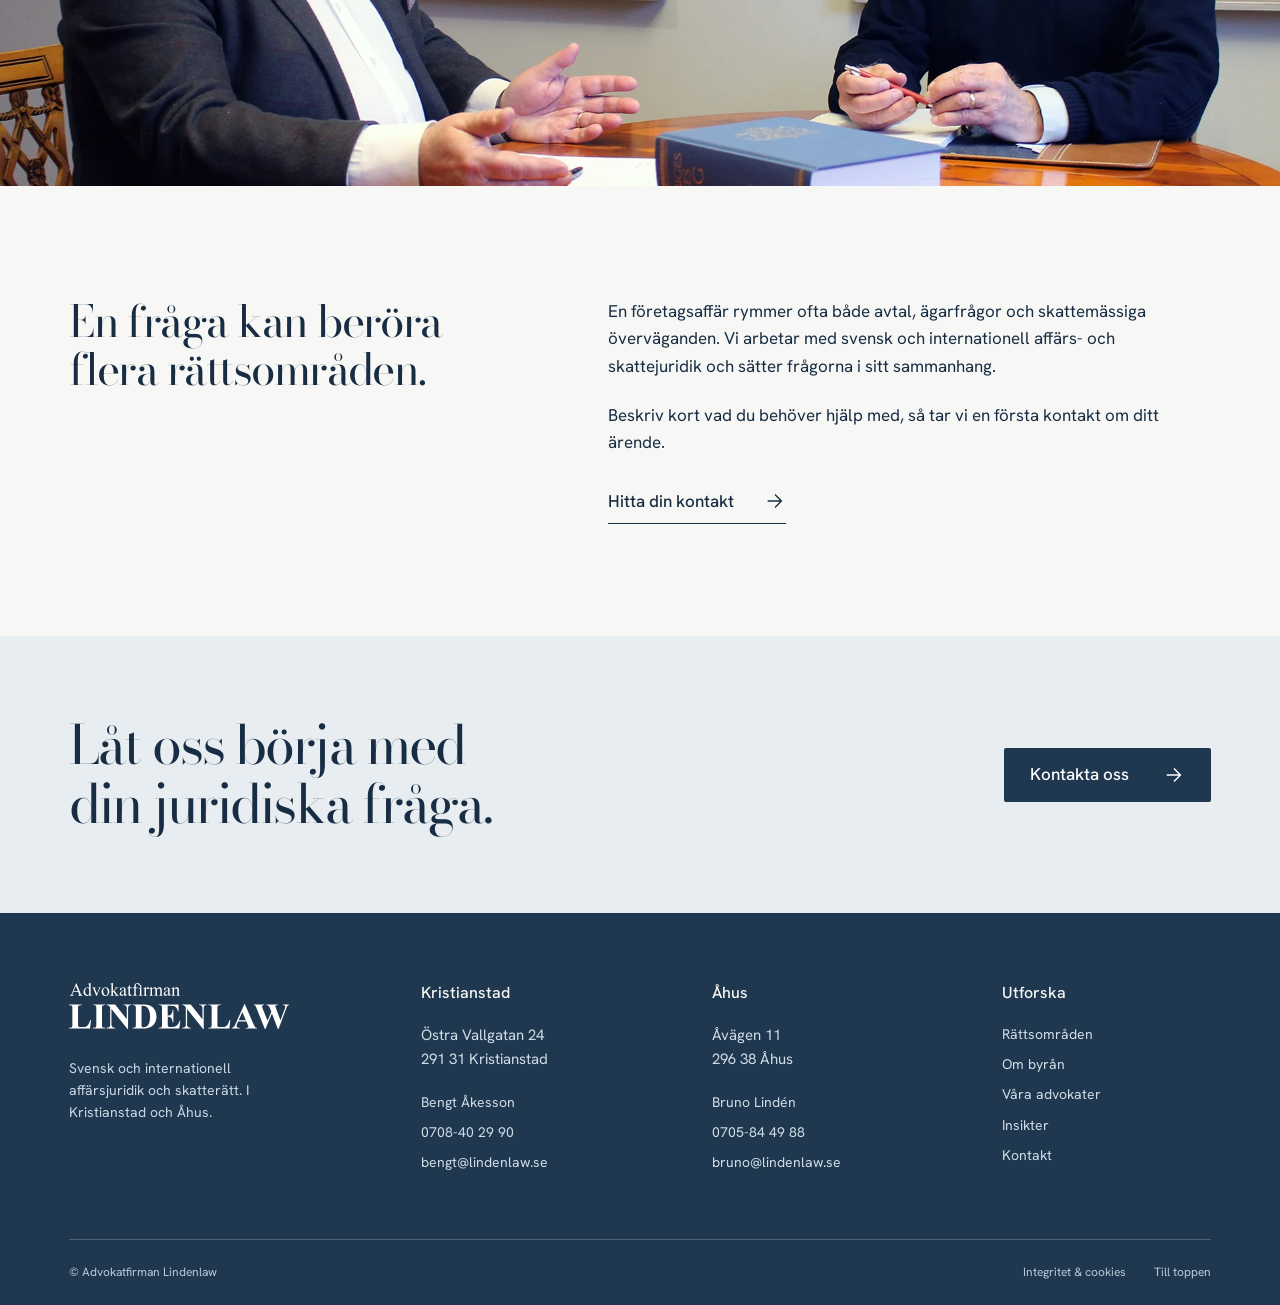
<file: tjanster.html>
<!doctype html><html lang="sv"><head><meta charset="utf-8"><meta name="viewport" content="width=device-width, initial-scale=1"><title>Affärsjuridik, skatterätt &amp; processer | Lindenlaw</title><meta name="description" content="Utforska Lindenlaws fyra rättsområden: skatterätt, avtalsrätt, bolagsrätt samt brottmål och andra processer."><meta name="theme-color" content="#203750"><meta property="og:type" content="website"><meta property="og:locale" content="sv_SE"><meta property="og:title" content="Affärsjuridik, skatterätt &amp; processer | Lindenlaw"><meta property="og:description" content="Utforska Lindenlaws fyra rättsområden: skatterätt, avtalsrätt, bolagsrätt samt brottmål och andra processer."><meta property="og:image" content="https://lindenlaw.se/wp-content/uploads/2022/04/bolagsratt2_fixad_komp.jpg"><link rel="icon" href="assets/favicon.png"><link rel="preload" href="assets/bodoni-moda.woff2" as="font" type="font/woff2" crossorigin><link rel="preload" href="assets/hanken-grotesk.woff2" as="font" type="font/woff2" crossorigin><link rel="stylesheet" href="styles.css"><script src="script.js" defer></script><script type="application/ld+json">{"@context": "https://schema.org", "@type": "LegalService", "name": "Advokatfirman Lindenlaw", "description": "Svensk och internationell affärsjuridik och skatterätt. Kontor i Kristianstad och Åhus.", "url": "https://lindenlaw.se/", "areaServed": "Sverige", "address": [{"@type": "PostalAddress", "streetAddress": "Östra Vallgatan 24", "postalCode": "291 31", "addressLocality": "Kristianstad", "addressCountry": "SE"}, {"@type": "PostalAddress", "streetAddress": "Åvägen 11", "postalCode": "296 38", "addressLocality": "Åhus", "addressCountry": "SE"}], "employee": [{"@type": "Person", "name": "Bengt Åkesson", "jobTitle": "Advokat", "email": "bengt@lindenlaw.se", "telephone": "+46708402990"}, {"@type": "Person", "name": "Bruno Lindén", "jobTitle": "Advokat", "email": "bruno@lindenlaw.se", "telephone": "+46705844988"}]}</script><noscript><style>@media(max-width:800px){.site-header,.home .site-header{height:auto;position:relative;background:#203750;color:white}.site-header .wrap{display:block;padding-block:20px}.mobile-menu-button{display:none}.main-nav{position:static;visibility:visible;opacity:1;transform:none;padding:20px 0 0;display:flex;flex-direction:row;flex-wrap:wrap;gap:10px 20px}.main-nav>a,.main-nav .nav-contact{font:16px 'Hanken Grotesk',sans-serif;padding:8px 0;margin:0;border:0}.logo-light{display:block}.logo-dark{display:none}}</style></noscript></head><body id="top" class="inner-page"><a class="skip-link" href="#main">Till innehållet</a><header class="site-header"><div class="wrap"><a class="brand" href="index.html" aria-label="Lindenlaw – startsida"><img class="logo-dark" src="assets/lindenlaw-logo.svg" width="210" height="44" alt="Advokatfirman Lindenlaw"><img class="logo-light" src="assets/lindenlaw-logo-white.svg" width="210" height="44" alt="Advokatfirman Lindenlaw"></a><button class="mobile-menu-button" aria-expanded="false" aria-controls="main-nav"><span>Meny</span><i aria-hidden="true"></i></button><nav class="main-nav" id="main-nav" aria-label="Huvudmeny"><a href="tjanster.html" aria-current=page>Rättsområden</a><a href="om-oss.html" >Om byrån</a><a href="om-oss.html#advokater" >Våra advokater</a><a href="insikter.html" >Insikter</a><a class="nav-contact" href="kontakt.html" >Kontakta oss<svg viewBox="0 0 24 24" aria-hidden="true"><path d="M4 12h15M12 5l7 7-7 7"/></svg></a></nav></div></header><main id="main"><section class="page-intro wrap"><nav class="breadcrumb" aria-label="Brödsmulor"><a href="index.html">Start</a><svg viewBox="0 0 24 24" aria-hidden="true"><path d="M4 12h15M12 5l7 7-7 7"/></svg><span aria-current="page">Rättsområden</span></nav><h1>Juridik för verksamhetens<br>viktiga frågor.</h1><p class="intro-text">Vi biträder företag, organisationer och deras ägare. I den löpande verksamheten, vid förändringar och när en tvist behöver hanteras.</p></section><section class="section wrap service-large"><div class="practice-list"><a class="practice-row" href="skatteratt.html"><h3>Skatterätt</h3><p>Från företagsöverlåtelser och generationsskiften till skatterevisioner och processer.</p><span class="round-arrow"><svg viewBox="0 0 24 24" aria-hidden="true"><path d="M4 12h15M12 5l7 7-7 7"/></svg></span></a><a class="practice-row" href="avtalsratt.html"><h3>Avtalsrätt</h3><p>Avtal för förvärv, försäljning, samarbeten och andra viktiga affärsrelationer.</p><span class="round-arrow"><svg viewBox="0 0 24 24" aria-hidden="true"><path d="M4 12h15M12 5l7 7-7 7"/></svg></span></a><a class="practice-row" href="bolagsratt.html"><h3>Bolagsrätt</h3><p>Rådgivning för bolag, ägare och styrelser – från ägaravtal till ansvarsfrågor.</p><span class="round-arrow"><svg viewBox="0 0 24 24" aria-hidden="true"><path d="M4 12h15M12 5l7 7-7 7"/></svg></span></a><a class="practice-row" href="brottmal-processer.html"><h3>Brottmål & processer</h3><p>Biträde i företagsrelaterade brottmål, avtalstvister och skatteprocesser.</p><span class="round-arrow"><svg viewBox="0 0 24 24" aria-hidden="true"><path d="M4 12h15M12 5l7 7-7 7"/></svg></span></a></div></section><img class="wide-media" src="assets/team-meeting.webp" srcset="assets/team-meeting-640.webp 640w, assets/team-meeting-1200.webp 1200w, assets/team-meeting.webp 1921w" sizes="100vw" width="1921" height="1230" alt="Bengt Åkesson och Bruno Lindén vid ett mötesbord" loading="lazy" decoding="async" ><section class="section wrap content-grid"><h2>En fråga kan beröra<br>flera rättsområden.</h2><div><p>En företagsaffär rymmer ofta både avtal, ägarfrågor och skattemässiga överväganden. Vi arbetar med svensk och internationell affärs- och skattejuridik och sätter frågorna i sitt sammanhang.</p><p>Beskriv kort vad du behöver hjälp med, så tar vi en första kontakt om ditt ärende.</p><a class="text-link" href="kontakt.html">Hitta din kontakt<svg viewBox="0 0 24 24" aria-hidden="true"><path d="M4 12h15M12 5l7 7-7 7"/></svg></a></div></section><section class="contact-band"><div class="wrap"><h2>Låt oss börja med<br>din juridiska fråga.</h2><a class="button" href="kontakt.html">Kontakta oss<svg viewBox="0 0 24 24" aria-hidden="true"><path d="M4 12h15M12 5l7 7-7 7"/></svg></a></div></section></main><footer class="site-footer"><div class="wrap"><div class="footer-main"><div class="footer-brand"><a href="index.html"><img src="assets/lindenlaw-logo-white.svg" alt="Advokatfirman Lindenlaw" width="220" height="46" loading="lazy"></a><p>Svensk och internationell affärsjuridik och skatterätt. I Kristianstad och Åhus.</p></div><div><h3>Kristianstad</h3><address>Östra Vallgatan 24<br>291 31 Kristianstad</address><div class="footer-links"><a href="bengt-akesson.html">Bengt Åkesson</a><a href="tel:+46708402990">0708-40 29 90</a><a href="mailto:bengt@lindenlaw.se?subject=F%C3%B6rfr%C3%A5gan%20till%20Lindenlaw&body=Hej%20Bengt%2C%0A%0AJag%20vill%20komma%20i%20kontakt%20med%20er%20ang%C3%A5ende%3A%0A%0AKort%20beskrivning%3A%0A%0AMitt%20namn%3A%0AF%C3%B6retag%20%28om%20aktuellt%29%3A%0ATelefonnummer%3A%0A%0AV%C3%A4nliga%20h%C3%A4lsningar">bengt@lindenlaw.se</a></div></div><div><h3>Åhus</h3><address>Åvägen 11<br>296 38 Åhus</address><div class="footer-links"><a href="bruno-linden.html">Bruno Lindén</a><a href="tel:+46705844988">0705-84 49 88</a><a href="mailto:bruno@lindenlaw.se?subject=F%C3%B6rfr%C3%A5gan%20till%20Lindenlaw&body=Hej%20Bruno%2C%0A%0AJag%20vill%20komma%20i%20kontakt%20med%20er%20ang%C3%A5ende%3A%0A%0AKort%20beskrivning%3A%0A%0AMitt%20namn%3A%0AF%C3%B6retag%20%28om%20aktuellt%29%3A%0ATelefonnummer%3A%0A%0AV%C3%A4nliga%20h%C3%A4lsningar">bruno@lindenlaw.se</a></div></div><div><h3>Utforska</h3><nav class="footer-links" aria-label="Sidfotsmeny"><a href="tjanster.html">Rättsområden</a><a href="om-oss.html">Om byrån</a><a href="om-oss.html#advokater">Våra advokater</a><a href="insikter.html">Insikter</a><a href="kontakt.html">Kontakt</a></nav></div></div><div class="footer-bottom"><span>© Advokatfirman Lindenlaw</span><div><a href="integritet.html">Integritet & cookies</a><a href="#top">Till toppen</a></div></div></div></footer></body></html>
</file>
<file: styles.css>
@import url('fonts.css');
:root{--navy:#203750;--ink:#182d43;--paper:#f7f8f5;--white:#fff;--mist:#e7edf0;--blue:#b9ccd9;--muted:#526270;--line:#ccd4d9;--gutter:clamp(24px,5.4vw,96px);--display:'Bodoni Moda',Georgia,serif;--body:'Hanken Grotesk',sans-serif;--ease:cubic-bezier(.16,1,.3,1)}
*{box-sizing:border-box}html{scroll-behavior:smooth;scroll-padding-top:110px;scrollbar-color:#8093a4 var(--paper)}body{margin:0;background:var(--paper);color:var(--ink);font-family:var(--body);font-size:17px;line-height:1.6;-webkit-font-smoothing:antialiased}body.menu-open{overflow:hidden}::selection{background:var(--blue);color:var(--ink)}a{color:inherit;text-decoration:none;text-underline-offset:5px}a:focus-visible,button:focus-visible,summary:focus-visible{outline:2px solid #6d92b4;outline-offset:6px}button{font:inherit;color:inherit;cursor:pointer}img{display:block;width:100%;height:auto}svg{width:22px;height:22px;fill:none;stroke:currentColor;stroke-width:1.5;flex-shrink:0}h1,h2,h3,h4,p{margin-top:0}h1,h2,h3{font-weight:400;text-wrap:balance}h1,h2,.display{font-family:var(--display);letter-spacing:-.035em;line-height:1.09}h1{font-size:clamp(46px,6.5vw,94px);margin-bottom:28px}h2{font-size:clamp(38px,4.1vw,60px);margin-bottom:30px}h3{font-size:26px;line-height:1.2}p{max-width:70ch;margin-bottom:22px}em{font-weight:400}address{font-style:normal}ul{padding-left:22px}.wrap{width:min(1600px,100%);margin:auto;padding-inline:var(--gutter)}.section{padding-block:112px}.skip-link{position:fixed;top:12px;left:12px;z-index:200;background:white;color:var(--ink);padding:12px 20px;transform:translateY(-160%)}.skip-link:focus{transform:none}.visually-hidden{position:absolute;width:1px;height:1px;padding:0;margin:-1px;overflow:hidden;clip:rect(0,0,0,0);white-space:nowrap;border:0}.text-link{display:inline-flex;align-items:center;justify-content:space-between;gap:30px;min-height:46px;border-bottom:1px solid currentColor;font-weight:500;line-height:1.3}.text-link svg,.button svg{transition:transform .25s var(--ease)}.text-link:hover svg,.button:hover svg{transform:translateX(4px)}.button{display:inline-flex;align-items:center;justify-content:center;gap:34px;min-height:54px;padding:14px 25px;background:var(--navy);color:var(--white);border:1px solid transparent;border-radius:2px;font-weight:500;line-height:1.35;transition:background .2s,color .2s}.button:hover{background:#344f6a}.button-light{background:var(--paper);color:var(--ink)}.button-light:hover{background:var(--blue);color:var(--ink)}.button-outline{border-color:currentColor;background:transparent;color:inherit}.button-outline:hover{background:var(--mist);color:var(--ink)}.actions{display:flex;flex-wrap:wrap;gap:18px 30px;align-items:center}.muted{color:var(--muted)}.small{font-size:14px}.site-header{height:104px;position:sticky;top:0;z-index:50;background:var(--paper);border-bottom:1px solid var(--line);transition:background .25s,border-color .25s}.site-header .wrap{height:100%;display:flex;align-items:center;justify-content:space-between;gap:36px}.brand{display:block;flex-shrink:0;width:210px}.brand img{width:100%;height:44px;object-fit:contain}.logo-light{display:none}.home .site-header{position:absolute;width:100%;color:white;background:rgba(17,35,53,.45);border-color:#ffffff35}.home .site-header .logo-dark{display:none}.home .site-header .logo-light{display:block}.main-nav{display:flex;align-items:center;gap:34px;font-size:15px}.main-nav>a{position:relative;padding-block:12px}.main-nav>a:not(.nav-contact)::after{position:absolute;content:'';height:1px;background:currentColor;bottom:5px;left:0;width:100%;transform:scaleX(0);transform-origin:left;transition:transform .25s var(--ease)}.main-nav>a:hover::after,.main-nav>a[aria-current=page]::after{transform:scaleX(1)}.main-nav .nav-contact{display:flex;align-items:center;gap:28px;padding:11px 18px;border:1px solid #20375060;border-radius:2px}.home .main-nav .nav-contact{border-color:#ffffff80}.nav-contact:hover{background:#b9ccd926}.mobile-menu-button{display:none;border:0;background:none;align-items:center;gap:12px;min-height:48px;padding:0}.mobile-menu-button i{display:block;width:25px;height:1px;background:currentColor;position:relative;transition:transform .2s}.mobile-menu-button i::after{content:'';width:25px;height:1px;background:currentColor;position:absolute;top:7px;left:0}.mobile-menu-button[aria-expanded=true] i{transform:rotate(45deg)}.mobile-menu-button[aria-expanded=true] i::after{top:0;transform:rotate(90deg)}
.hero{min-height:720px;height:100svh;max-height:1200px;position:relative;isolation:isolate;background:var(--navy);color:white;overflow:hidden}.hero-photo{position:absolute;inset:0;width:100%;height:100%;object-fit:cover;object-position:65% 50%;z-index:-3;animation:room-settle 1.6s var(--ease) both}.hero::after{content:'';position:absolute;inset:0;z-index:-2;background:linear-gradient(90deg,rgba(16,35,56,.97) 0%,rgba(16,35,56,.88) 31%,rgba(16,35,56,.35) 66%,rgba(16,35,56,.12) 100%),linear-gradient(0deg,rgba(16,35,56,.9),transparent 35%,transparent 82%,rgba(16,35,56,.4))}.hero-inner{height:100%;display:flex;flex-direction:column;justify-content:center;padding-top:105px;padding-bottom:155px}.hero h1{max-width:900px;margin-bottom:26px;line-height:1.08;font-size:clamp(56px,6.3vw,92px)}.hero h1 span{color:#c4d5e0}.hero-intro{max-width:445px;color:#e2eaf0;font-size:18px;line-height:1.7;margin-bottom:30px}.hero .text-link{border:0;font-size:15px;color:#e6edf2}.hero-bottom{position:absolute;left:var(--gutter);right:var(--gutter);bottom:29px;display:flex;justify-content:space-between;gap:24px;align-items:flex-end;padding-top:22px}.hero-bottom::before{content:'';position:absolute;top:0;left:0;right:0;height:1px;background:#ffffff50;animation:rule-enter 1s var(--ease) both;transform-origin:left}.hero-locations{display:flex;gap:65px;font-size:14px}.hero-locations a{display:flex;flex-direction:column;gap:1px}.hero-locations span{color:#c1d0dc;font-size:13px}.hero-bottom .scroll-link{display:flex;align-items:center;gap:15px;font-size:13px}.scroll-link svg{width:18px;transform:rotate(90deg)}.hero-origin{font-size:13px;color:#d7e2ea}.home-lead{display:grid;grid-template-columns:1fr 1fr;gap:10%;align-items:start;padding-top:90px;padding-bottom:95px;border-bottom:1px solid var(--line)}.home-lead h2{max-width:600px;margin:0}.home-lead .lead-copy{padding-top:7px}.lead-copy p{font-size:20px;line-height:1.7}.lead-copy .text-link{font-size:15px}.section-head{display:flex;justify-content:space-between;gap:50px;align-items:flex-end;margin-bottom:50px}.section-head h2{margin:0}.section-head p{margin:0;max-width:415px;color:var(--muted)}.practice-list{border-top:1px solid var(--line)}.practice-row{display:grid;grid-template-columns:1fr 1fr 50px;gap:50px;align-items:center;padding:34px 0;border-bottom:1px solid var(--line);transition:background .25s}.practice-row h3{font-family:var(--display);font-size:38px;margin:0;letter-spacing:-.025em}.practice-row p{font-size:16px;color:var(--muted);margin:0;max-width:420px}.round-arrow{width:46px;height:46px;border:1px solid #8a9bab;display:flex;justify-content:center;align-items:center;border-radius:50%;transition:color .2s,background .2s,transform .25s var(--ease)}.practice-row:hover{background:var(--mist)}.practice-row:hover .round-arrow,.person-link:hover .round-arrow{background:var(--navy);color:white;transform:rotate(-35deg)}.belief-section{display:grid;grid-template-columns:1fr 1fr;background:var(--navy);color:var(--paper)}.belief-image{min-height:650px;height:100%;object-fit:cover;object-position:50% 35%}.belief-copy{padding:90px clamp(30px,5.4vw,96px);display:flex;flex-direction:column;justify-content:center}.belief-copy h2{font-size:clamp(38px,3.8vw,56px)}.belief-copy p{color:#d1dce5;max-width:43ch}.belief-copy .text-link{align-self:flex-start;margin-top:16px;font-size:15px}.belief-note{margin-top:45px;border-top:1px solid #ffffff40;padding-top:23px;display:flex;align-items:center;gap:24px;color:#d1dce5;font-size:14px}.belief-note strong{font-family:var(--display);font-size:44px;font-weight:400;color:white;line-height:1}.people-grid{display:grid;grid-template-columns:1fr 1fr;gap:46px}.person-photo{aspect-ratio:1.3;overflow:hidden;background:var(--mist)}.person-photo img{width:100%;height:100%;object-fit:cover;object-position:50% 30%;transition:transform .65s var(--ease)}.person-link:hover img{transform:scale(1.025)}.person-heading{display:flex;justify-content:space-between;gap:15px;align-items:center;padding-top:24px}.person-heading h3{font-family:var(--display);font-size:34px;margin-bottom:5px}.person-heading p{font-size:14px;color:var(--muted);margin:0}.person-focus{color:var(--muted);font-size:16px;max-width:45ch;margin:22px 0 0}.contact-band{background:var(--mist);padding:80px 0}.contact-band .wrap{display:flex;align-items:center;justify-content:space-between;gap:70px}.contact-band h2{font-size:clamp(38px,4.2vw,60px);max-width:820px;margin:0}.contact-band .button{flex-shrink:0}.site-footer{background:var(--navy);color:var(--paper);padding-top:70px}.footer-main{display:grid;grid-template-columns:1.25fr 1fr 1fr .85fr;gap:45px;padding-bottom:65px}.footer-brand img{width:220px;margin-bottom:28px}.footer-brand p{font-size:14px;color:#cbd8e3;max-width:27ch}.site-footer h3{font-family:var(--body);font-size:16px;font-weight:500;margin-bottom:20px}.site-footer address{font-size:15px;color:#d0dde6;margin-bottom:20px}.footer-links{display:flex;flex-direction:column;gap:8px;font-size:14px;color:#d0dde6}.footer-links a{width:fit-content}.footer-links a:hover,.footer-bottom a:hover{text-decoration:underline}.footer-bottom{border-top:1px solid #ffffff35;display:flex;flex-wrap:wrap;justify-content:space-between;gap:20px;padding-block:23px;font-size:12px;color:#b9cad8}.footer-bottom div{display:flex;gap:28px}.breadcrumb{display:flex;align-items:center;gap:12px;font-size:13px;color:var(--muted);margin-bottom:45px;flex-wrap:wrap}.breadcrumb a:hover{text-decoration:underline}.breadcrumb svg{width:12px;height:12px}.page-intro{padding-top:48px;padding-bottom:85px}.page-intro h1{max-width:1100px}.page-intro .intro-text{font-size:23px;max-width:740px;line-height:1.65}.page-intro .actions{margin-top:32px}.wide-media{width:100%;height:clamp(320px,38vw,620px);object-fit:cover}.content-grid{display:grid;grid-template-columns:.8fr 1.2fr;gap:12%}.content-grid>div>p{max-width:65ch}.content-grid h2{font-size:44px}.content-grid h3{font-family:var(--display);font-size:31px;margin:40px 0 20px}.content-grid h3:first-child{margin-top:0}.service-body{padding-block:85px}.service-subnav{display:flex;flex-wrap:wrap;gap:10px 28px;padding-block:25px;border-top:1px solid var(--line);border-bottom:1px solid var(--line);font-size:14px}.service-subnav a{padding:8px 0}.service-subnav a[aria-current=page]{border-bottom:1px solid var(--navy);font-weight:600}.service-subnav a:hover{color:#476783;text-decoration:underline}.service-items{list-style:none;padding:0;margin:25px 0 45px}.service-items li{padding:16px 0;border-top:1px solid var(--line);display:flex;gap:20px;justify-content:space-between;align-items:center;font-size:18px}.service-items li:last-child{border-bottom:1px solid var(--line)}.service-items svg{width:17px;height:17px;color:#667f95}.service-aside{align-self:start;position:sticky;top:150px}.service-aside>p{color:var(--muted);font-size:16px;max-width:34ch}.service-aside .text-link{font-size:15px}.related-contact{margin-top:32px;padding-top:26px;border-top:1px solid var(--line);font-size:15px}.related-contact p{margin-bottom:8px}.related-contact a{display:block;width:fit-content;min-height:35px}.related-contact a:hover{text-decoration:underline}.service-figure{margin:42px 0 0}.service-figure img{aspect-ratio:1.45;object-fit:cover}.service-figure figcaption{font-size:13px;color:var(--muted);padding-top:10px}.service-large{padding-top:0}.service-large .practice-row{padding-block:46px}.about-intro{display:grid;grid-template-columns:1.05fr .95fr;gap:8%;align-items:center}.about-intro h1{font-size:clamp(48px,5.8vw,84px)}.about-intro>img{height:620px;object-fit:cover;object-position:50% 35%}.about-intro .intro-text{font-size:19px}.about-split{background:var(--mist)}.timeline{margin:0;padding:0;list-style:none}.timeline li{display:grid;grid-template-columns:100px 1fr;gap:26px;padding:25px 0;border-top:1px solid var(--line)}.timeline strong{font-family:var(--display);font-size:29px;font-weight:400}.timeline p{margin:0;font-size:16px}.timeline li:last-child{border-bottom:1px solid var(--line)}.bio-intro{display:grid;grid-template-columns:1fr 1fr;gap:8%;align-items:center}.bio-intro>img{width:100%;aspect-ratio:.91;object-fit:cover;object-position:40% 30%}.bio-intro h1{font-size:clamp(48px,5vw,72px)}.bio-role{color:var(--muted);font-size:17px;margin:0 0 24px}.bio-intro .intro-text{font-size:20px}.bio-direct{display:flex;flex-direction:column;align-items:flex-start;gap:8px;margin-top:30px}.bio-direct a{display:flex;align-items:center;gap:15px;min-height:38px;font-size:17px}.bio-direct a:hover{text-decoration:underline}.bio-detail{border-top:1px solid var(--line);padding-top:70px}.bio-detail ul{list-style:none;padding:0}.bio-detail li{padding:15px 0;border-bottom:1px solid var(--line)}.bio-detail h3{margin-top:48px}.bio-detail h3:first-child{margin-top:0}.office-grid{display:grid;grid-template-columns:1fr 1fr;gap:65px}.office{padding:36px 0;border-top:1px solid var(--line)}.office h2{font-size:46px;margin-bottom:16px}.office address{font-size:20px;margin-bottom:35px}.office .person-mini{display:flex;align-items:center;gap:22px;margin-bottom:25px}.person-mini img{width:84px;height:96px;object-fit:cover;object-position:40% 30%}.person-mini h3{font-size:20px;margin:0 0 5px}.person-mini p{margin:0;font-size:14px;color:var(--muted)}.office .contact-details{margin-bottom:25px;display:flex;flex-direction:column;gap:5px}.office .contact-details a{width:fit-content;min-height:35px;font-size:18px}.office .contact-details a:hover{text-decoration:underline}.office .actions{gap:20px}.contact-note{max-width:70ch;color:var(--muted);font-size:15px;margin-top:30px}.faq-section{background:var(--mist)}.faq-list{border-top:1px solid #aebdc8}.faq-list details{border-bottom:1px solid #aebdc8}.faq-list summary{list-style:none;padding:25px 44px 25px 0;position:relative;cursor:pointer;font-size:20px;line-height:1.4}.faq-list summary::-webkit-details-marker{display:none}.faq-icon{position:absolute;right:2px;top:26px;width:21px;height:21px}.faq-icon .vertical{transform-origin:center;transition:transform .2s var(--ease)}.faq-list details[open] .faq-icon .vertical{transform:scaleY(0)}.faq-list details p{font-size:16px;max-width:65ch;margin-bottom:28px;color:#41566a}.article-list{display:grid;grid-template-columns:repeat(3,1fr);gap:40px}.article-list article{border-top:1px solid var(--line);padding-top:24px}.article-list time{font-size:13px;color:var(--muted)}.article-list h2{font-size:34px;margin:22px 0}.article-list .text-link{font-size:14px}.prose{max-width:790px;margin:auto}.prose h2{font-size:34px;margin-top:45px}.prose a{text-decoration:underline}.privacy-main{padding-bottom:100px}.next-profile{background:var(--mist);padding-block:50px}.next-profile .wrap{display:flex;align-items:center;justify-content:space-between;gap:35px}.next-profile h2{font-size:35px;margin:0}.not-found{min-height:60vh}.nav-close-backdrop{display:none}
@keyframes room-settle{from{transform:scale(1.035);filter:brightness(.87)}to{transform:scale(1);filter:brightness(1)}}@keyframes rule-enter{from{transform:scaleX(.12)}to{transform:scaleX(1)}}
@media(min-width:1800px){.hero-bottom{left:max(var(--gutter),calc((100vw - 1600px)/2 + var(--gutter)));right:max(var(--gutter),calc((100vw - 1600px)/2 + var(--gutter)))}}
@media(max-width:1100px){.main-nav{gap:22px}.brand{width:180px}.site-header .wrap{gap:20px}.main-nav>a{font-size:14px}.section{padding-block:85px}.belief-image{min-height:590px}.belief-copy{padding:65px 35px}.footer-main{grid-template-columns:1fr 1fr;gap:50px}.hero-locations{gap:35px}.hero-origin{display:none}.content-grid{gap:8%}.about-intro>img{height:540px}}
@media(max-width:800px){:root{--gutter:24px}.site-header{height:88px}.brand{width:176px}.brand img{height:40px}.mobile-menu-button{display:flex}.main-nav{position:fixed;inset:88px 0 0;background:var(--navy);color:white;display:flex;flex-direction:column;align-items:stretch;justify-content:flex-start;padding:28px var(--gutter);gap:0;visibility:hidden;transform:translateY(-10px);opacity:0;transition:opacity .2s,transform .2s var(--ease),visibility .2s;overflow:auto}.main-nav>a{font-family:var(--display);font-size:34px;line-height:1.25;padding:20px 0;border-bottom:1px solid #ffffff30}.main-nav>a:not(.nav-contact)::after{display:none}.main-nav .nav-contact{font-family:var(--body);font-size:18px;margin-top:30px;padding:17px 20px;border-color:#ffffff80}.menu-open .site-header,.home.menu-open .site-header{position:fixed;top:0;width:100%;background:var(--navy);color:white;border-color:#ffffff30}.menu-open .site-header .logo-dark{display:none}.menu-open .site-header .logo-light{display:block}.main-nav.is-open{visibility:visible;opacity:1;transform:none}.hero{min-height:700px;max-height:1100px}.hero-photo{object-position:64% 50%}.hero::after{background:linear-gradient(90deg,rgba(16,35,56,.93),rgba(16,35,56,.52)),linear-gradient(0deg,rgba(16,35,56,.82),transparent 75%)}.hero h1{font-size:clamp(48px,8.5vw,70px);line-height:1.13}.hero-inner{padding-top:105px;padding-bottom:145px}.hero-intro{font-size:17px;max-width:400px}.hero-bottom{bottom:23px;padding-top:18px}.hero-locations{gap:32px}.hero-locations span{font-size:12px}.hero-bottom .scroll-link{font-size:0;gap:0}.hero-bottom .scroll-link svg{width:22px;height:22px}.home-lead{gap:35px;padding-block:68px}.home-lead h2{font-size:38px}.lead-copy p{font-size:18px}.section-head{align-items:flex-start;gap:28px}.section-head p{max-width:340px}.practice-row{gap:25px;grid-template-columns:1fr 1fr 40px}.practice-row h3{font-size:30px}.practice-row p{font-size:15px}.round-arrow{width:40px;height:40px}.belief-section{grid-template-columns:1fr 1fr}.belief-image{min-height:530px}.belief-copy{padding:50px 30px}.belief-copy h2{font-size:36px}.people-grid{gap:26px}.person-heading h3{font-size:28px}.person-focus{font-size:15px}.contact-band .wrap{gap:35px}.contact-band h2{font-size:38px}.page-intro{padding-block:35px 65px}.page-intro .intro-text{font-size:20px}.breadcrumb{margin-bottom:35px}.content-grid{grid-template-columns:1fr;gap:40px}.service-aside{position:static}.service-aside h2{max-width:650px}.service-aside>p{max-width:60ch}.related-contact{display:none}.about-intro{gap:40px}.about-intro>img{height:460px}.about-intro h1{font-size:47px}.about-intro .intro-text{font-size:17px}.bio-intro{gap:35px}.bio-intro h1{font-size:45px}.bio-intro .intro-text{font-size:17px}.office-grid{gap:35px}.office h2{font-size:37px}.office .actions{align-items:flex-start;flex-direction:column}.article-list{gap:25px}.article-list h2{font-size:29px}}
@media(max-width:580px){h1{font-size:46px}h2{font-size:39px}.section{padding-block:65px}.hero{min-height:650px;height:100svh}.hero h1{font-size:clamp(43px,11.4vw,63px);line-height:1.14;letter-spacing:-.035em;margin-bottom:25px}.hero-inner{justify-content:center;padding-top:100px;padding-bottom:128px}.hero-intro{font-size:16px;max-width:340px;margin-bottom:25px}.hero .actions{gap:19px}.hero .button{gap:24px;padding:14px 19px;font-size:15px}.hero .text-link{font-size:14px;gap:10px;min-height:50px}.hero .text-link svg{width:17px}.hero-locations{gap:30px}.hero-bottom{bottom:23px;padding-top:17px}.hero-photo{object-position:68% 50%}.home-lead{grid-template-columns:1fr;gap:28px;padding-block:65px}.home-lead h2{font-size:40px}.home-lead .lead-copy{padding:0}.section-head{display:block;margin-bottom:30px}.section-head h2{margin-bottom:25px}.section-head p{max-width:100%;font-size:16px}.practice-row{grid-template-columns:1fr 40px;gap:13px 22px;padding:27px 0}.practice-row h3{font-size:31px;grid-column:1}.practice-row p{grid-column:1;grid-row:2;font-size:15px;max-width:100%}.practice-row .round-arrow{grid-column:2;grid-row:1 / span 2}.belief-section{grid-template-columns:1fr}.belief-image{height:370px;min-height:0;object-position:50% 30%}.belief-copy{padding:55px var(--gutter)}.belief-copy h2{font-size:39px}.belief-note{margin-top:35px}.people-grid{grid-template-columns:1fr;gap:42px}.person-photo{aspect-ratio:1.28}.person-heading h3{font-size:32px}.person-heading{padding-top:20px}.person-focus{margin-top:18px}.contact-band{padding-block:55px}.contact-band .wrap{display:block}.contact-band h2{font-size:40px;margin-bottom:30px}.site-footer{padding-top:50px}.footer-main{grid-template-columns:1fr;gap:36px;padding-bottom:40px}.footer-brand img{width:210px;margin-bottom:23px}.footer-brand p{max-width:35ch;margin:0}.footer-main h3{margin-bottom:13px}.footer-main address{margin-bottom:15px}.footer-links{gap:5px}.footer-links a{min-height:30px;padding-block:3px}.footer-bottom{display:block;font-size:12px}.footer-bottom div{margin-top:16px;gap:24px}.page-intro{padding-block:28px 50px}.page-intro h1{font-size:46px}.page-intro .intro-text{font-size:19px}.breadcrumb{gap:8px;font-size:12px;margin-bottom:32px}.wide-media{height:270px}.content-grid h2{font-size:38px}.content-grid h3{font-size:29px}.service-body{padding-block:50px}.service-subnav{gap:4px 20px;padding-block:15px;font-size:13px}.service-subnav a{min-height:42px;display:flex;align-items:center}.service-items li{font-size:17px}.service-aside>p{font-size:16px}.service-large .practice-row{padding-block:30px}.about-intro,.bio-intro{grid-template-columns:1fr}.about-intro>img{height:auto;aspect-ratio:1.05;order:2}.about-intro .intro-text{font-size:19px}.about-intro h1{font-size:47px}.timeline li{grid-template-columns:80px 1fr;gap:20px}.timeline strong{font-size:27px}.timeline p{font-size:15px}.bio-intro>img{aspect-ratio:1.16;order:2}.bio-intro h1{font-size:47px}.bio-intro .intro-text{font-size:19px}.bio-direct{margin-top:25px;gap:10px}.bio-detail{padding-top:50px}.bio-detail h3{margin-top:36px}.office-grid{grid-template-columns:1fr;gap:30px}.office{padding:30px 0 0}.office h2{font-size:43px}.office address{font-size:19px;margin-bottom:30px}.office .actions{flex-direction:row;align-items:center;gap:18px}.office .button{padding-inline:19px;gap:20px}.office .text-link{font-size:14px;gap:10px}.contact-note{font-size:14px;margin-top:32px}.faq-list summary{font-size:18px;padding-block:23px}.faq-list details p{font-size:16px}.article-list{grid-template-columns:1fr;gap:38px}.article-list h2{font-size:34px}.next-profile .wrap{display:block}.next-profile h2{margin-bottom:20px}.prose h2{font-size:31px}.not-found h1{font-size:44px}}
@media(max-height:700px) and (min-width:801px){.hero{min-height:680px}.hero h1{font-size:65px}.hero-intro{font-size:16px}.hero-inner{padding-bottom:120px}}
@media(prefers-reduced-motion:reduce){html{scroll-behavior:auto}*,*::before,*::after{animation:none!important;transition:none!important}.hero-photo{transform:none}}
@media print{.site-header,.site-footer,.contact-band,.actions,.skip-link{display:none}.hero{height:auto;min-height:0;color:black;padding:50px 0}.hero::after,.hero-photo,.hero-bottom{display:none}.hero-inner{padding:0}.hero h1 span,.hero-intro{color:black}.section{padding-block:30px}a{text-decoration:underline}.wrap{padding-inline:0}}
</file>
